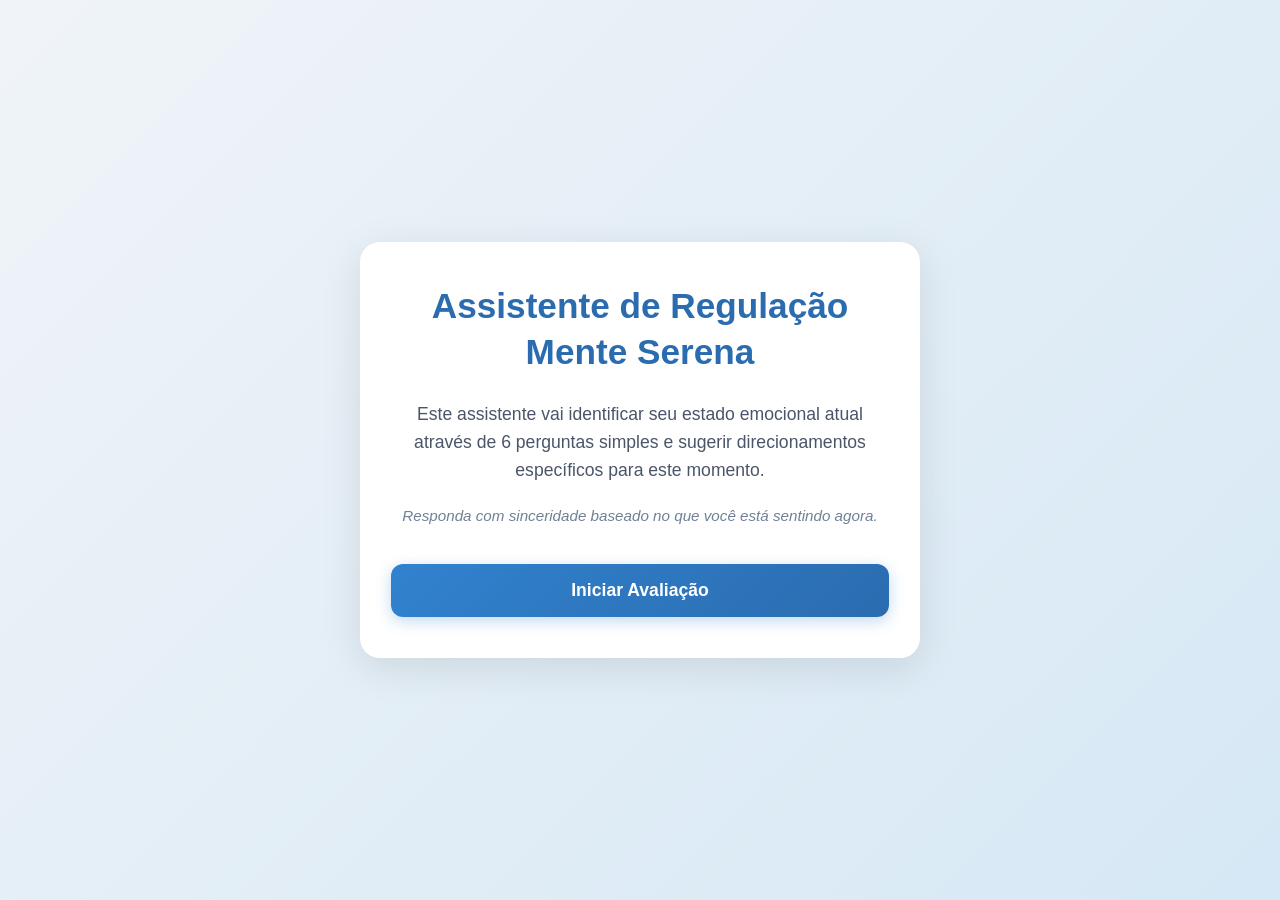
<file: assistente-mente-serena/index.html>
<!DOCTYPE html>
<html lang="pt-BR">
<head>
    <meta charset="UTF-8">
    <meta name="viewport" content="width=device-width, initial-scale=1.0">
    <title>Assistente de Regulação Mente Serena - Avaliação Emocional Gratuita</title>
    
    <!-- SEO Meta Tags -->
    <meta name="description" content="Identifique seu estado emocional atual através de 6 perguntas simples e receba direcionamentos personalizados para regulação da ansiedade. Ferramenta gratuita do Protocolo Mente Serena.">
    <meta name="keywords" content="ansiedade, regulação emocional, mente serena, bem-estar mental, avaliação emocional, protocolo ansiedade">
    <meta name="author" content="Mente Serena">
    <meta name="robots" content="index, follow">
    
    <!-- Open Graph / Facebook -->
    <meta property="og:type" content="website">
    <meta property="og:url" content="https://menteserena.online/assistente-mente-serena/">
    <meta property="og:title" content="Assistente de Regulação Mente Serena">
    <meta property="og:description" content="Identifique seu estado emocional e receba direcionamentos personalizados para regular a ansiedade">
    <meta property="og:site_name" content="Mente Serena">
    
    <!-- Twitter -->
    <meta property="twitter:card" content="summary_large_image">
    <meta property="twitter:url" content="https://menteserena.online/assistente-mente-serena/">
    <meta property="twitter:title" content="Assistente de Regulação Mente Serena">
    <meta property="twitter:description" content="Ferramenta gratuita para avaliar seu estado emocional atual">
    
    <!-- Favicon -->
    <link rel="icon" type="image/x-icon" href="../favicon.ico">
    <link rel="apple-touch-icon" sizes="180x180" href="../apple-touch-icon.png">
    
    <!-- Preload crítico -->
    <link rel="preload" href="style.css" as="style">
    <link rel="preload" href="script.js" as="script">
    
    <!-- Stylesheet -->
    <link rel="stylesheet" href="style.css">
    
    <!-- Structured Data -->
    <script type="application/ld+json">
    {
        "@context": "https://schema.org",
        "@type": "WebApplication",
        "name": "Assistente de Regulação Mente Serena",
        "description": "Ferramenta de avaliação emocional para identificar estados de ansiedade e receber direcionamentos personalizados",
        "url": "https://menteserena.online/assistente-mente-serena/",
        "applicationCategory": "HealthApplication",
        "operatingSystem": "Web Browser",
        "offers": {
            "@type": "Offer",
            "price": "0",
            "priceCurrency": "BRL"
        },
        "provider": {
            "@type": "Organization",
            "name": "Mente Serena",
            "url": "https://menteserena.online"
        }
    }
    </script>
</head>
<body>
    <div class="container">
        <!-- TELA 1: Introdução -->
        <div id="tela-inicial" class="tela ativa">
            <div class="card">
                <h1>Assistente de Regulação<br>Mente Serena</h1>
                <p class="texto-explicativo">
                    Este assistente vai identificar seu estado emocional atual através de 6 perguntas simples e sugerir direcionamentos específicos para este momento.
                </p>
                <p class="subtexto">
                    Responda com sinceridade baseado no que você está sentindo agora.
                </p>
                <button id="btn-iniciar" class="btn-principal">Iniciar Avaliação</button>
            </div>
        </div>

        <!-- TELA 2: Questionário -->
        <div id="tela-questionario" class="tela">
            <div class="card">
                <div class="progresso">
                    <div class="barra-progresso">
                        <div id="progresso-fill" class="progresso-fill"></div>
                    </div>
                    <span id="pergunta-contador">1 de 6</span>
                </div>

                <form id="formulario-avaliacao">
                    <!-- Pergunta 1 -->
                    <div class="pergunta" data-pergunta="1">
                        <h3>Estou sentindo sintomas físicos agora (aperto no peito, tensão, falta de ar).</h3>
                        <div class="escala">
                            <label class="opcao-escala">
                                <input type="radio" name="q1" value="0">
                                <span class="opcao-texto">0 - Nada</span>
                            </label>
                            <label class="opcao-escala">
                                <input type="radio" name="q1" value="1">
                                <span class="opcao-texto">1 - Pouco</span>
                            </label>
                            <label class="opcao-escala">
                                <input type="radio" name="q1" value="2">
                                <span class="opcao-texto">2 - Moderado</span>
                            </label>
                            <label class="opcao-escala">
                                <input type="radio" name="q1" value="3">
                                <span class="opcao-texto">3 - Intenso</span>
                            </label>
                        </div>
                    </div>

                    <!-- Pergunta 2 -->
                    <div class="pergunta" data-pergunta="2">
                        <h3>Minha mente está acelerada ou com pensamentos repetitivos.</h3>
                        <div class="escala">
                            <label class="opcao-escala">
                                <input type="radio" name="q2" value="0">
                                <span class="opcao-texto">0 - Nada</span>
                            </label>
                            <label class="opcao-escala">
                                <input type="radio" name="q2" value="1">
                                <span class="opcao-texto">1 - Pouco</span>
                            </label>
                            <label class="opcao-escala">
                                <input type="radio" name="q2" value="2">
                                <span class="opcao-texto">2 - Moderado</span>
                            </label>
                            <label class="opcao-escala">
                                <input type="radio" name="q2" value="3">
                                <span class="opcao-texto">3 - Intenso</span>
                            </label>
                        </div>
                    </div>

                    <!-- Pergunta 3 -->
                    <div class="pergunta" data-pergunta="3">
                        <h3>Estou evitando algo por medo de piorar.</h3>
                        <div class="escala">
                            <label class="opcao-escala">
                                <input type="radio" name="q3" value="0">
                                <span class="opcao-texto">0 - Nada</span>
                            </label>
                            <label class="opcao-escala">
                                <input type="radio" name="q3" value="1">
                                <span class="opcao-texto">1 - Pouco</span>
                            </label>
                            <label class="opcao-escala">
                                <input type="radio" name="q3" value="2">
                                <span class="opcao-texto">2 - Moderado</span>
                            </label>
                            <label class="opcao-escala">
                                <input type="radio" name="q3" value="3">
                                <span class="opcao-texto">3 - Intenso</span>
                            </label>
                        </div>
                    </div>

                    <!-- Pergunta 4 -->
                    <div class="pergunta" data-pergunta="4">
                        <h3>Sinto que algo ruim pode acontecer.</h3>
                        <div class="escala">
                            <label class="opcao-escala">
                                <input type="radio" name="q4" value="0">
                                <span class="opcao-texto">0 - Nada</span>
                            </label>
                            <label class="opcao-escala">
                                <input type="radio" name="q4" value="1">
                                <span class="opcao-texto">1 - Pouco</span>
                            </label>
                            <label class="opcao-escala">
                                <input type="radio" name="q4" value="2">
                                <span class="opcao-texto">2 - Moderado</span>
                            </label>
                            <label class="opcao-escala">
                                <input type="radio" name="q4" value="3">
                                <span class="opcao-texto">3 - Intenso</span>
                            </label>
                        </div>
                    </div>

                    <!-- Pergunta 5 -->
                    <div class="pergunta" data-pergunta="5">
                        <h3>Estou mentalmente sobrecarregado(a) ou confuso(a).</h3>
                        <div class="escala">
                            <label class="opcao-escala">
                                <input type="radio" name="q5" value="0">
                                <span class="opcao-texto">0 - Nada</span>
                            </label>
                            <label class="opcao-escala">
                                <input type="radio" name="q5" value="1">
                                <span class="opcao-texto">1 - Pouco</span>
                            </label>
                            <label class="opcao-escala">
                                <input type="radio" name="q5" value="2">
                                <span class="opcao-texto">2 - Moderado</span>
                            </label>
                            <label class="opcao-escala">
                                <input type="radio" name="q5" value="3">
                                <span class="opcao-texto">3 - Intenso</span>
                            </label>
                        </div>
                    </div>

                    <!-- Pergunta 6 -->
                    <div class="pergunta" data-pergunta="6">
                        <h3>O que mais incomoda agora?</h3>
                        <div class="escala especial">
                            <label class="opcao-escala">
                                <input type="radio" name="q6" value="corpo">
                                <span class="opcao-texto">Corpo</span>
                            </label>
                            <label class="opcao-escala">
                                <input type="radio" name="q6" value="mente">
                                <span class="opcao-texto">Pensamentos</span>
                            </label>
                            <label class="opcao-escala">
                                <input type="radio" name="q6" value="evitacao">
                                <span class="opcao-texto">Medo</span>
                            </label>
                            <label class="opcao-escala">
                                <input type="radio" name="q6" value="ameaca">
                                <span class="opcao-texto">Sensação de Perigo</span>
                            </label>
                            <label class="opcao-escala">
                                <input type="radio" name="q6" value="sobrecarga">
                                <span class="opcao-texto">Exaustão</span>
                            </label>
                            <label class="opcao-escala">
                                <input type="radio" name="q6" value="naose">
                                <span class="opcao-texto">Não sei</span>
                            </label>
                        </div>
                    </div>

                    <div class="botoes-navegacao">
                        <button type="button" id="btn-anterior" class="btn-secundario" disabled>Anterior</button>
                        <button type="button" id="btn-proximo" class="btn-principal" disabled>Próximo</button>
                        <button type="button" id="btn-finalizar" class="btn-principal" style="display: none;" disabled>Ver Resultado</button>
                    </div>
                </form>
            </div>
        </div>

        <!-- TELA 3: Resultado -->
        <div id="tela-resultado" class="tela">
            <div class="card resultado">
                <h2>Seu estado predominante agora é:</h2>
                <h1 id="estado-principal" class="estado-titulo"></h1>
                <p id="estado-descricao" class="estado-explicacao"></p>

                <div class="secao-direcionamento">
                    <h3>Direcionamento recomendado agora:</h3>
                    <div id="lista-materiais" class="lista-materiais"></div>
                </div>

                <div class="secao-audio">
                    <h3>Áudio sugerido:</h3>
                    <div id="lista-audios" class="lista-audios"></div>
                </div>

                <div class="cta-protocolo">
                    <p class="texto-protocolo">
                        Esses direcionamentos fazem parte do <strong>Protocolo Mente Serena</strong>.
                    </p>
                    <a href="https://menteserena.online/vencendo-a-ansiedade/" 
                       target="_blank" 
                       class="btn-comprar"
                       onclick="trackCTAClick()">
                        Quero acessar o Protocolo por R$ 29,90
                    </a>
                </div>

                <button id="btn-refazer" class="btn-secundario">Fazer Nova Avaliação</button>
            </div>
        </div>
    </div>

    <script src="script.js"></script>
</body>
</html>
</file>
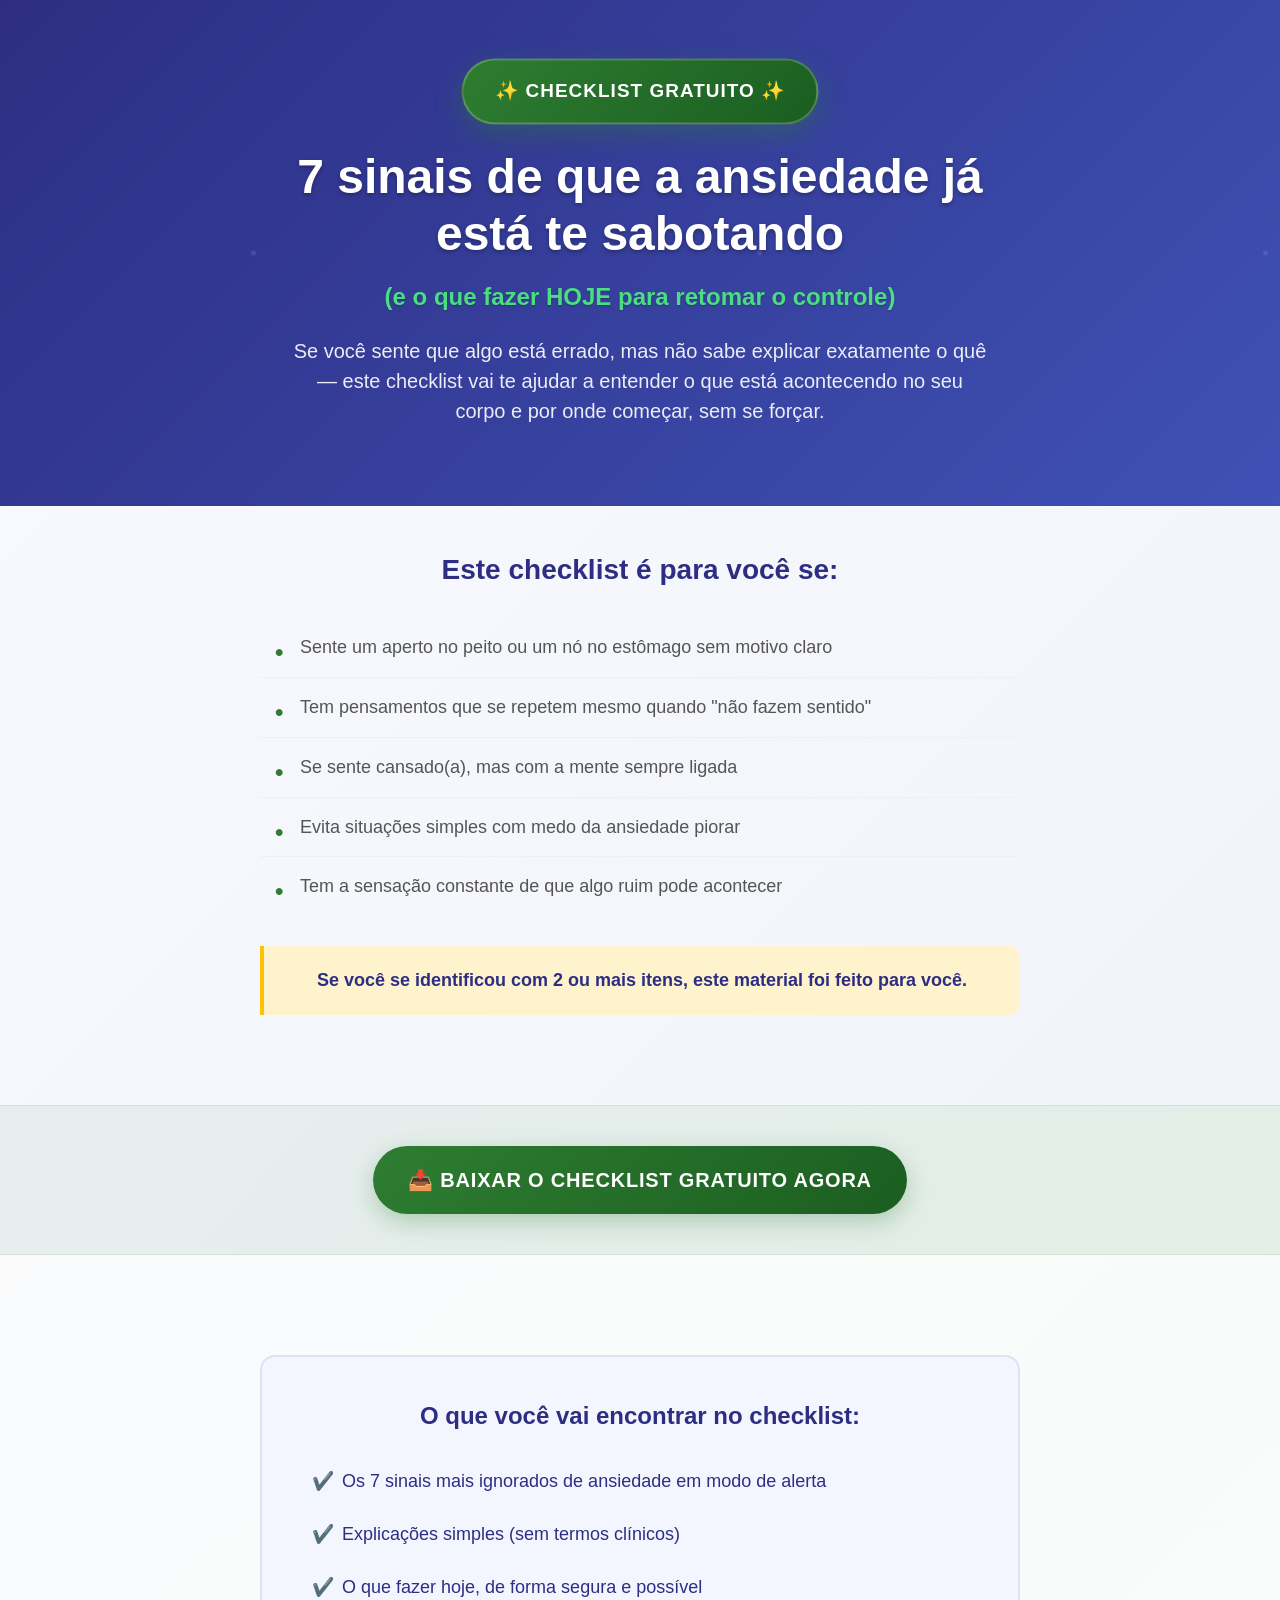
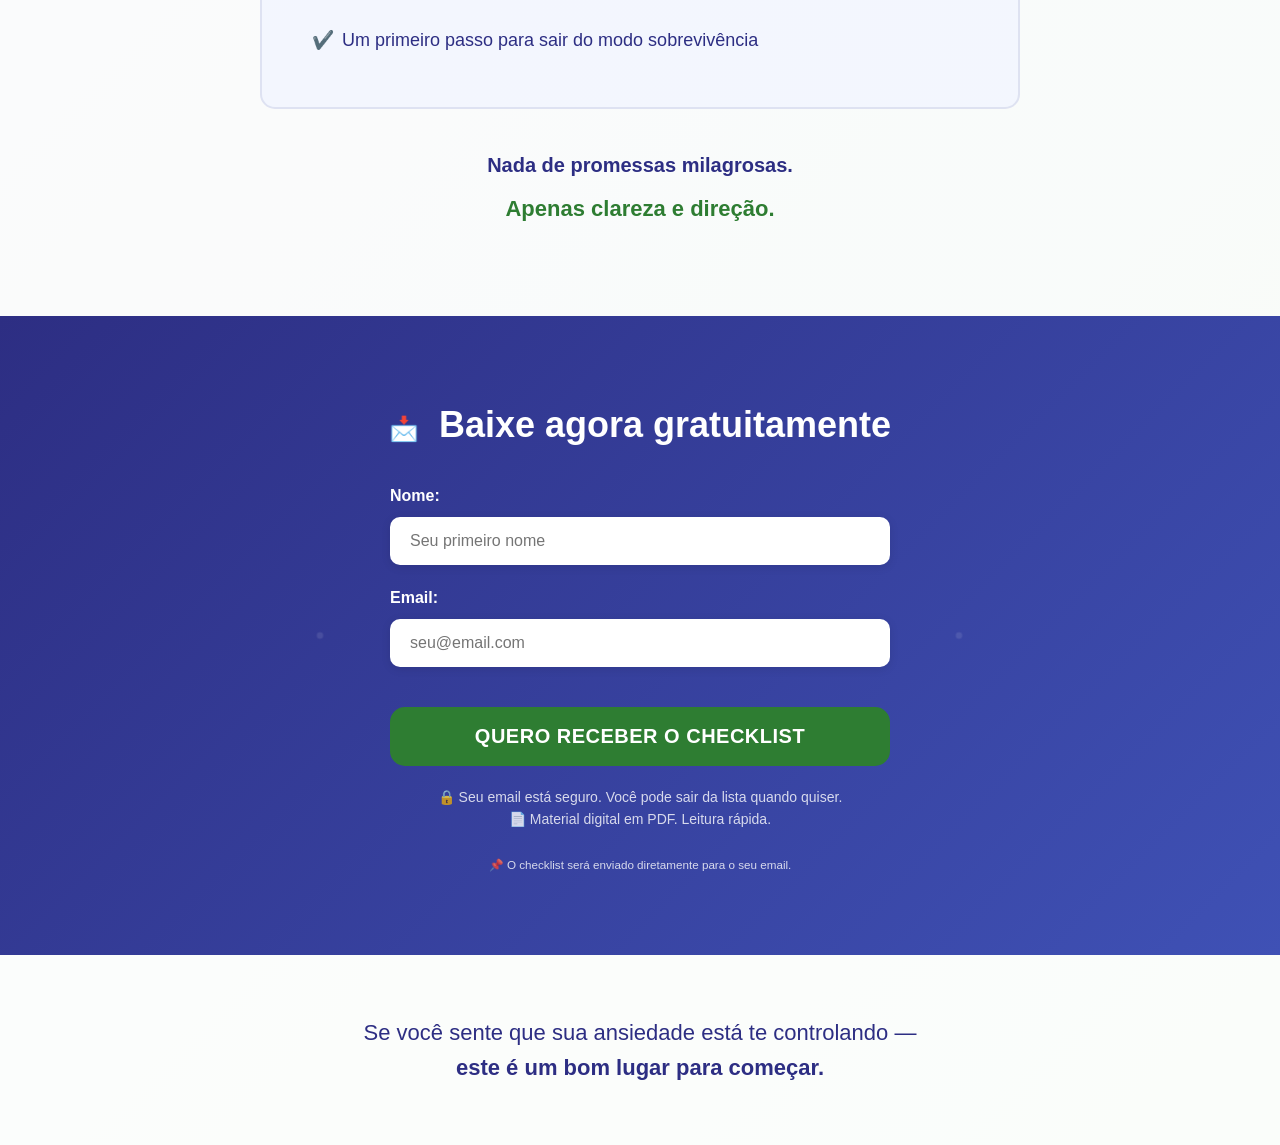
<file: checklist-gratuito.html>
<!doctype html>
<html lang="pt-br">
<head>
  <meta charset="utf-8" />
  <meta name="viewport" content="width=device-width, initial-scale=1" />
  <title>Checklist Gratuito: 7 Sinais de Ansiedade — Landing Page</title>
  <meta name="description" content="Descubra os 7 sinais de que sua ansiedade já está te sabotando e o que fazer hoje para retomar o controle." />
  <style>
    * {
      margin: 0;
      padding: 0;
      box-sizing: border-box;
    }

    body {
      font-family: -apple-system, BlinkMacSystemFont, 'Segoe UI', Roboto, Oxygen, Ubuntu, Cantarell, sans-serif;
      line-height: 1.6;
      color: #2d2e83;
      background: linear-gradient(135deg, #f5f3ff 0%, #e8f5e8 100%);
      min-height: 100vh;
    }

    .container {
      max-width: 100%;
      margin: 0;
      padding: 0;
    }

    .content-wrapper {
      max-width: 800px;
      margin: 0 auto;
      padding: 0 20px;
    }

    .header {
      text-align: center;
      padding: 60px 20px 40px;
      background: linear-gradient(135deg, #2d2e83 0%, #3f51b5 100%);
      margin-bottom: 0;
      position: relative;
    }

    .header::before {
      content: '';
      position: absolute;
      top: 0;
      left: 0;
      right: 0;
      bottom: 0;
      background: url('data:image/svg+xml,<svg xmlns="http://www.w3.org/2000/svg" viewBox="0 0 100 100"><defs><pattern id="grain" width="100" height="100" patternUnits="userSpaceOnUse"><circle cx="50" cy="50" r="0.5" fill="rgba(255,255,255,0.1)"/></pattern></defs><rect width="100" height="100" fill="url(%23grain)"/></svg>');
      pointer-events: none;
    }

    .header .content-wrapper {
      position: relative;
      z-index: 1;
    }

    .badge {
      background: linear-gradient(135deg, #2e7d32 0%, #1b5e20 100%);
      color: white;
      padding: 15px 30px;
      border-radius: 50px;
      font-size: 18px;
      font-weight: 700;
      text-transform: uppercase;
      letter-spacing: 1px;
      display: inline-block;
      margin-bottom: 25px;
      box-shadow: 0 8px 25px rgba(46, 125, 50, 0.4);
      transform: scale(1.05);
      animation: pulse 2s infinite;
      border: 2px solid rgba(255, 255, 255, 0.2);
    }

    @keyframes pulse {
      0% { transform: scale(1.05); box-shadow: 0 8px 25px rgba(46, 125, 50, 0.4); }
      50% { transform: scale(1.1); box-shadow: 0 12px 35px rgba(46, 125, 50, 0.6); }
      100% { transform: scale(1.05); box-shadow: 0 8px 25px rgba(46, 125, 50, 0.4); }
    }

    .main-title {
      font-size: 48px;
      font-weight: 700;
      color: white;
      margin-bottom: 15px;
      line-height: 1.2;
      text-shadow: 0 2px 4px rgba(0, 0, 0, 0.3);
    }

    .subtitle {
      font-size: 24px;
      font-weight: 600;
      color: #4ade80;
      margin-bottom: 20px;
      text-shadow: 0 1px 2px rgba(0, 0, 0, 0.2);
    }

    .description {
      font-size: 20px;
      color: rgba(255, 255, 255, 0.9);
      max-width: 700px;
      margin: 0 auto 40px;
      line-height: 1.5;
    }

    .section {
      padding: 60px 20px;
      margin-bottom: 0;
    }

    .section.para-quem {
      background: linear-gradient(135deg, #f8f9ff 0%, #f0f4f8 100%);
      padding: 40px 20px 60px;
      border-top: 2px solid rgba(255, 255, 255, 0.3);
    }

    .section:not(.para-quem):nth-child(even) {
      background: rgba(255, 255, 255, 0.7);
    }

    .section:not(.para-quem):nth-child(odd) {
      background: rgba(248, 249, 255, 0.5);
    }

    .section-title {
      font-size: 28px;
      font-weight: 600;
      color: #2d2e83;
      margin-bottom: 25px;
      text-align: center;
    }

    .checklist {
      list-style: none;
      margin-bottom: 30px;
    }

    .checklist li {
      padding: 15px 0;
      border-bottom: 1px solid #f0f0f0;
      font-size: 18px;
      color: #555;
      position: relative;
      padding-left: 40px;
    }

    .checklist li:before {
      content: "•";
      color: #2e7d32;
      font-weight: bold;
      font-size: 24px;
      position: absolute;
      left: 15px;
    }

    .checklist li:last-child {
      border-bottom: none;
    }

    .benefits {
      background: rgba(242, 245, 255, 0.8);
      border-radius: 15px;
      padding: 40px;
      margin: 40px 0;
      border: 2px solid rgba(45, 46, 131, 0.1);
    }

    .benefits h3 {
      font-size: 24px;
      color: #2d2e83;
      margin-bottom: 20px;
      text-align: center;
    }

    .benefits-list {
      list-style: none;
    }

    .benefits-list li {
      padding: 12px 0;
      font-size: 18px;
      color: #2d2e83;
      position: relative;
      padding-left: 40px;
    }

    .benefits-list li:before {
      content: "✔️";
      position: absolute;
      left: 10px;
    }

    .form-section {
      background: linear-gradient(135deg, #2d2e83 0%, #3f51b5 100%);
      color: white;
      text-align: center;
      padding: 80px 40px;
      margin: 0;
      position: relative;
    }

    .form-section::before {
      content: '';
      position: absolute;
      top: 0;
      left: 0;
      right: 0;
      bottom: 0;
      background: url('data:image/svg+xml,<svg xmlns="http://www.w3.org/2000/svg" viewBox="0 0 100 100"><defs><pattern id="grain" width="100" height="100" patternUnits="userSpaceOnUse"><circle cx="50" cy="50" r="0.5" fill="rgba(255,255,255,0.1)"/></pattern></defs><rect width="100" height="100" fill="url(%23grain)"/></svg>');
      pointer-events: none;
    }

    .form-title {
      font-size: 36px;
      font-weight: 700;
      margin-bottom: 30px;
      position: relative;
      z-index: 1;
    }

    .form {
      max-width: 500px;
      margin: 0 auto;
      position: relative;
      z-index: 1;
    }

    .form-group {
      margin-bottom: 20px;
      text-align: left;
    }

    .form-label {
      display: block;
      font-size: 16px;
      font-weight: 600;
      margin-bottom: 8px;
      color: white;
    }

    .form-input {
      width: 100%;
      padding: 15px 20px;
      font-size: 16px;
      border: none;
      border-radius: 10px;
      background: white;
      color: #333;
      box-shadow: 0 2px 10px rgba(0, 0, 0, 0.1);
    }

    .form-input:focus {
      outline: none;
      box-shadow: 0 0 0 3px rgba(255, 255, 255, 0.3);
    }

    .submit-btn {
      background: #2e7d32;
      color: white;
      padding: 18px 40px;
      font-size: 20px;
      font-weight: 700;
      border: none;
      border-radius: 15px;
      cursor: pointer;
      text-transform: uppercase;
      letter-spacing: 0.5px;
      transition: all 0.3s ease;
      margin-top: 20px;
      width: 100%;
    }

    .submit-btn:hover {
      background: #1b5e20;
      transform: translateY(-2px);
      box-shadow: 0 10px 25px rgba(46, 125, 50, 0.4);
    }

    .privacy-note {
      font-size: 14px;
      color: rgba(255, 255, 255, 0.8);
      margin-top: 20px;
      text-align: center;
    }

    .final-message {
      text-align: center;
      padding: 60px 20px;
      font-size: 22px;
      color: #2d2e83;
      font-weight: 500;
      background: rgba(255, 255, 255, 0.8);
      margin-top: 0;
    }

    .emphasis {
      background: #fff3cd;
      border-left: 4px solid #ffc107;
      padding: 20px;
      margin: 30px 0;
      border-radius: 0 10px 10px 0;
      font-size: 18px;
      font-weight: 500;
      text-align: center;
    }

    .icon {
      font-size: 24px;
      margin-right: 10px;
    }

    .cta-between {
      text-align: center;
      padding: 40px 20px;
      background: rgba(46, 125, 50, 0.05);
      border-top: 1px solid rgba(46, 125, 50, 0.1);
      border-bottom: 1px solid rgba(46, 125, 50, 0.1);
    }

    .cta-btn {
      background: linear-gradient(135deg, #2e7d32 0%, #1b5e20 100%);
      color: white;
      padding: 18px 35px;
      font-size: 20px;
      font-weight: 700;
      border: none;
      border-radius: 50px;
      cursor: pointer;
      text-transform: uppercase;
      letter-spacing: 0.8px;
      transition: all 0.3s ease;
      text-decoration: none;
      display: inline-block;
      box-shadow: 0 8px 25px rgba(46, 125, 50, 0.3);
      animation: pulse-green 3s infinite;
    }

    .cta-btn:hover {
      background: linear-gradient(135deg, #1b5e20 0%, #0d4412 100%);
      transform: translateY(-3px);
      box-shadow: 0 12px 35px rgba(46, 125, 50, 0.5);
    }

    @keyframes pulse-green {
      0% { box-shadow: 0 8px 25px rgba(46, 125, 50, 0.3); }
      50% { box-shadow: 0 12px 35px rgba(46, 125, 50, 0.5); }
      100% { box-shadow: 0 8px 25px rgba(46, 125, 50, 0.3); }
    }

    /* Responsividade */
    @media screen and (max-width: 768px) {
      .main-title {
        font-size: 36px;
      }

      .subtitle {
        font-size: 20px;
      }

      .description {
        font-size: 18px;
      }

      .header {
        padding: 50px 20px 30px;
      }

      .section {
        padding: 50px 20px;
      }

      .section.para-quem {
        padding: 30px 20px 50px;
      }

      .form-section {
        padding: 60px 20px;
      }

      .content-wrapper {
        padding: 0 15px;
      }

      .badge {
        font-size: 16px;
        padding: 12px 25px;
      }

      .cta-between {
        padding: 30px 20px;
      }

      .cta-btn {
        font-size: 18px;
        padding: 16px 30px;
      }
    }

    @media screen and (max-width: 480px) {
      .main-title {
        font-size: 28px;
      }

      .subtitle {
        font-size: 18px;
      }

      .description {
        font-size: 16px;
      }

      .header {
        padding: 40px 20px 25px;
      }

      .checklist li, .benefits-list li {
        font-size: 16px;
      }

      .form-title {
        font-size: 28px;
      }

      .section {
        padding: 40px 15px;
      }

      .section.para-quem {
        padding: 25px 15px 40px;
      }

      .form-section {
        padding: 50px 15px;
      }

      .badge {
        font-size: 14px;
        padding: 10px 20px;
      }

      .cta-btn {
        font-size: 16px;
        padding: 14px 25px;
      }
    }
  </style>

  <!-- Google tag (gtag.js) -->
  <script async src="https://www.googletagmanager.com/gtag/js?id=G-EDFZ0RR1NG"></script>
  <script>
    window.dataLayer = window.dataLayer || [];
    function gtag(){dataLayer.push(arguments);}
    gtag('js', new Date());
    gtag('config', 'G-EDFZ0RR1NG');
  </script>
</head>
<body>
  <div class="container">
    <!-- HEADER -->
    <div class="header">
      <div class="content-wrapper">
        <div class="badge">✨ Checklist gratuito ✨</div>
        <h1 class="main-title">7 sinais de que a ansiedade já está te sabotando</h1>
        <div class="subtitle">(e o que fazer HOJE para retomar o controle)</div>
        <p class="description">
          Se você sente que algo está errado, mas não sabe explicar exatamente o quê —
          este checklist vai te ajudar a entender o que está acontecendo no seu corpo e por onde começar, sem se forçar.
        </p>
      </div>
    </div>

    <!-- PARA QUEM É -->
    <div class="section para-quem">
      <div class="content-wrapper">
        <h2 class="section-title">Este checklist é para você se:</h2>
        <ul class="checklist">
          <li>Sente um aperto no peito ou um nó no estômago sem motivo claro</li>
          <li>Tem pensamentos que se repetem mesmo quando "não fazem sentido"</li>
          <li>Se sente cansado(a), mas com a mente sempre ligada</li>
          <li>Evita situações simples com medo da ansiedade piorar</li>
          <li>Tem a sensação constante de que algo ruim pode acontecer</li>
        </ul>
        
        <div class="emphasis">
          <strong>Se você se identificou com 2 ou mais itens, este material foi feito para você.</strong>
        </div>
      </div>
    </div>

    <!-- CTA BUTTON -->
    <div class="cta-between">
      <div class="content-wrapper">
        <a href="#checklist-form" 
           onclick="document.getElementById('checklist-form').scrollIntoView({behavior: 'smooth'}); return false;"
           class="cta-btn"
           data-cta-id="cta_meio"
           data-cta-section="meio_pagina">
          📥 BAIXAR O CHECKLIST GRATUITO AGORA
        </a>
      </div>
    </div>

    <!-- O QUE VAI ENCONTRAR -->
    <div class="section">
      <div class="content-wrapper">
        <div class="benefits">
          <h3>O que você vai encontrar no checklist:</h3>
          <ul class="benefits-list">
            <li>Os 7 sinais mais ignorados de ansiedade em modo de alerta</li>
            <li>Explicações simples (sem termos clínicos)</li>
            <li>O que fazer hoje, de forma segura e possível</li>
            <li>Um primeiro passo para sair do modo sobrevivência</li>
          </ul>
        </div>

        <div style="text-align: center; margin: 30px 0;">
          <p style="font-size: 20px; color: #2d2e83; margin-bottom: 10px;"><strong>Nada de promessas milagrosas.</strong></p>
          <p style="font-size: 22px; color: #2e7d32; font-weight: 600;"><strong>Apenas clareza e direção.</strong></p>
        </div>
      </div>
    </div>

    <!-- FORMULÁRIO -->
    <div class="form-section">
      <div class="content-wrapper">
        <div class="form-title">
          <span class="icon">📩</span>
          Baixe agora gratuitamente
        </div>
        
        <form class="form" action="#" method="POST" id="checklist-form">
          <div class="form-group">
            <label class="form-label" for="nome">Nome:</label>
            <input type="text" class="form-input" id="nome" name="nome" required placeholder="Seu primeiro nome">
          </div>
          
          <div class="form-group">
            <label class="form-label" for="email">Email:</label>
            <input type="email" class="form-input" id="email" name="email" required placeholder="seu@email.com">
          </div>

          <button type="submit" class="submit-btn">
            QUERO RECEBER O CHECKLIST
          </button>
        </form>

        <div class="privacy-note">
          🔒 Seu email está seguro. Você pode sair da lista quando quiser.<br>
          📄 Material digital em PDF. Leitura rápida.<br><br>
          <small>📌 O checklist será enviado diretamente para o seu email.</small>
        </div>
      </div>
    </div>

    <!-- MENSAGEM FINAL -->
    <div class="final-message">
      <div class="content-wrapper">
        Se você sente que sua ansiedade está te controlando —<br>
        <strong>este é um bom lugar para começar.</strong>
      </div>
    </div>
  </div>

  <script>
    // Configuração Google Apps Script - ÚNICO MÉTODO DE INTEGRAÇÃO
    const GOOGLE_SCRIPT_URL = 'https://script.google.com/macros/s/AKfycbzAfAK4mvEwK_65vfpTGLYzIAGMgyvkmBzVQ6ZSv50MszGLY9iKCMO4Fe2kyS7EVNqXcg/exec';

    document.getElementById('checklist-form').addEventListener('submit', function(e) {
      e.preventDefault();
      
      const nome = document.getElementById('nome').value;
      const email = document.getElementById('email').value;
      const submitBtn = document.querySelector('.submit-btn');
      
      if (!nome || !email) {
        alert('Por favor, preencha todos os campos!');
        return;
      }
      
      // Mostra loading
      submitBtn.innerHTML = 'ENVIANDO...';
      submitBtn.disabled = true;
      
      // Enviar APENAS para Google Apps Script
      sendToGoogleAppsScript(nome, email, submitBtn);
    });

    // Função principal - Enviar para Google Apps Script
    function sendToGoogleAppsScript(nome, email, submitBtn) {
      console.log('🚀 Iniciando envio para Google Apps Script:', nome, email);
      console.log('🔗 URL:', GOOGLE_SCRIPT_URL);
      
      // Validação básica
      if (!nome.trim() || !email.trim()) {
        console.error('❌ Dados inválidos:', { nome, email });
        showError(submitBtn, 'Dados obrigatórios ausentes');
        return;
      }
      
      // Criar objeto URLSearchParams
      const params = new URLSearchParams();
      params.append('nome', nome.trim());
      params.append('email', email.trim());
      params.append('timestamp', new Date().toISOString());
      params.append('source', 'checklist-ansiedade-LP');
      
      console.log('📊 Parâmetros enviados:', params.toString());
      console.log('📊 Iniciando requisição...');
      
      // Envio com timeout personalizado
      const controller = new AbortController();
      const timeoutId = setTimeout(() => {
        controller.abort();
        console.error('⏰ Timeout na requisição');
        showError(submitBtn, 'Timeout - tente novamente');
      }, 15000); // 15 segundos de timeout
      
      fetch(GOOGLE_SCRIPT_URL, {
        method: 'POST',
        headers: {
          'Content-Type': 'application/x-www-form-urlencoded',
        },
        body: params,
        mode: 'cors',
        signal: controller.signal
      })
      .then(response => {
        clearTimeout(timeoutId);
        console.log('📊 Response recebida:');
        console.log('📊 Status:', response.status, response.statusText);
        console.log('📊 Headers:', [...response.headers.entries()]);
        
        if (!response.ok) {
          throw new Error(`HTTP ${response.status}: ${response.statusText}`);
        }
        
        return response.text();
      })
      .then(text => {
        console.log('📊 Response body (raw):', text);
        
        try {
          const data = JSON.parse(text);
          console.log('📊 Response JSON:', data);
          
          if (data.result === 'success') {
            console.log('✅ SUCESSO TOTAL! Lead salvo e email enviado');
            showSuccess(nome, submitBtn);
            trackConversion();
          } else {
            console.error('❌ Falha no processamento:', data.message);
            showError(submitBtn, data.message || 'Erro no servidor');
          }
        } catch (parseError) {
          console.error('❌ Erro ao parsear JSON:', parseError);
          console.error('❌ Conteúdo recebido:', text);
          
          // Se não é JSON mas contém indicadores de sucesso
          if (text && (text.includes('success') || text.includes('salvo'))) {
            console.log('⚠️ Resposta não-JSON mas parece sucesso');
            showSuccess(nome, submitBtn);
            trackConversion();
          } else {
            showError(submitBtn, 'Erro ao processar resposta');
          }
        }
      })
      .catch(error => {
        clearTimeout(timeoutId);
        console.error('❌ ERRO CRÍTICO:', error);
        console.error('❌ Stack trace:', error.stack);
        
        let errorMessage = 'Erro de conexão';
        if (error.name === 'AbortError') {
          errorMessage = 'Timeout - tente novamente';
        } else if (error.message.includes('network') || error.message.includes('fetch')) {
          errorMessage = 'Erro de rede - verifique sua conexão';
        }
        
        showError(submitBtn, errorMessage);
      });
    }

    function showSuccess(nome, submitBtn) {
      console.log('✅ SUCESSO TOTAL! Mostrando mensagem de sucesso...');
      
      submitBtn.innerHTML = '✅ ENVIADO COM SUCESSO!';
      submitBtn.style.background = '#2e7d32';
      submitBtn.style.transform = 'scale(1.05)';
      
      // Adiciona animação de sucesso
      submitBtn.style.animation = 'pulse 0.6s ease-in-out';
      
      // Mensagem adicional para o usuário
      const form = document.getElementById('checklist-form');
      const successMsg = document.createElement('div');
      successMsg.style.cssText = `
        background: #e8f5e9;
        border: 2px solid #2e7d32;
        color: #1b5e20;
        padding: 15px;
        border-radius: 10px;
        margin-top: 15px;
        text-align: center;
        font-weight: bold;
      `;
      successMsg.innerHTML = `
        🎉 Perfeito, ${nome}!<br>
        <small>📧 Checklist enviado para seu email!</small><br>
        <small>Redirecionando para download em <span id="countdown">3</span>s...</small>
      `;
      
      form.appendChild(successMsg);
      
      // Countdown
      let count = 3;
      const countdownEl = document.getElementById('countdown');
      const countdownInterval = setInterval(() => {
        count--;
        if (countdownEl) countdownEl.textContent = count;
        if (count <= 0) {
          clearInterval(countdownInterval);
          // Redireciona para página de obrigado com download automático
          window.location.href = 'obrigado.html?nome=' + encodeURIComponent(nome);
        }
      }, 1000);
    }

    function showError(submitBtn, message = '') {
      submitBtn.innerHTML = '❌ ERRO - TENTE NOVAMENTE';
      submitBtn.style.background = '#d32f2f';
      
      console.error('🚨 Erro no envio:', message);
      
      // Mostra mensagem de erro mais detalhada
      const form = document.getElementById('checklist-form');
      const errorMsg = document.createElement('div');
      errorMsg.style.cssText = `
        background: #ffebee;
        border: 2px solid #d32f2f;
        color: #c62828;
        padding: 15px;
        border-radius: 10px;
        margin-top: 15px;
        text-align: center;
        font-weight: bold;
      `;
      errorMsg.innerHTML = `
        ❌ Ops! Algo deu errado.<br>
        <small>${message || 'Tente novamente em alguns segundos'}</small>
      `;
      
      form.appendChild(errorMsg);
      
      setTimeout(() => {
        submitBtn.innerHTML = 'QUERO RECEBER O CHECKLIST';
        submitBtn.disabled = false;
        submitBtn.style.background = '';
        submitBtn.style.transform = '';
        
        // Remove mensagem de erro
        if (errorMsg.parentNode) {
          errorMsg.parentNode.removeChild(errorMsg);
        }
      }, 4000);
    }

    function trackConversion() {
      // Google Analytics
      if (typeof gtag !== 'undefined') {
        gtag('event', 'form_submit', {
          event_category: 'lead_generation',
          event_label: 'checklist_gratuito',
          value: 1
        });
      }
      
      console.log('📊 Conversão registrada');
    }
  </script>
</body>
</html>
</file>
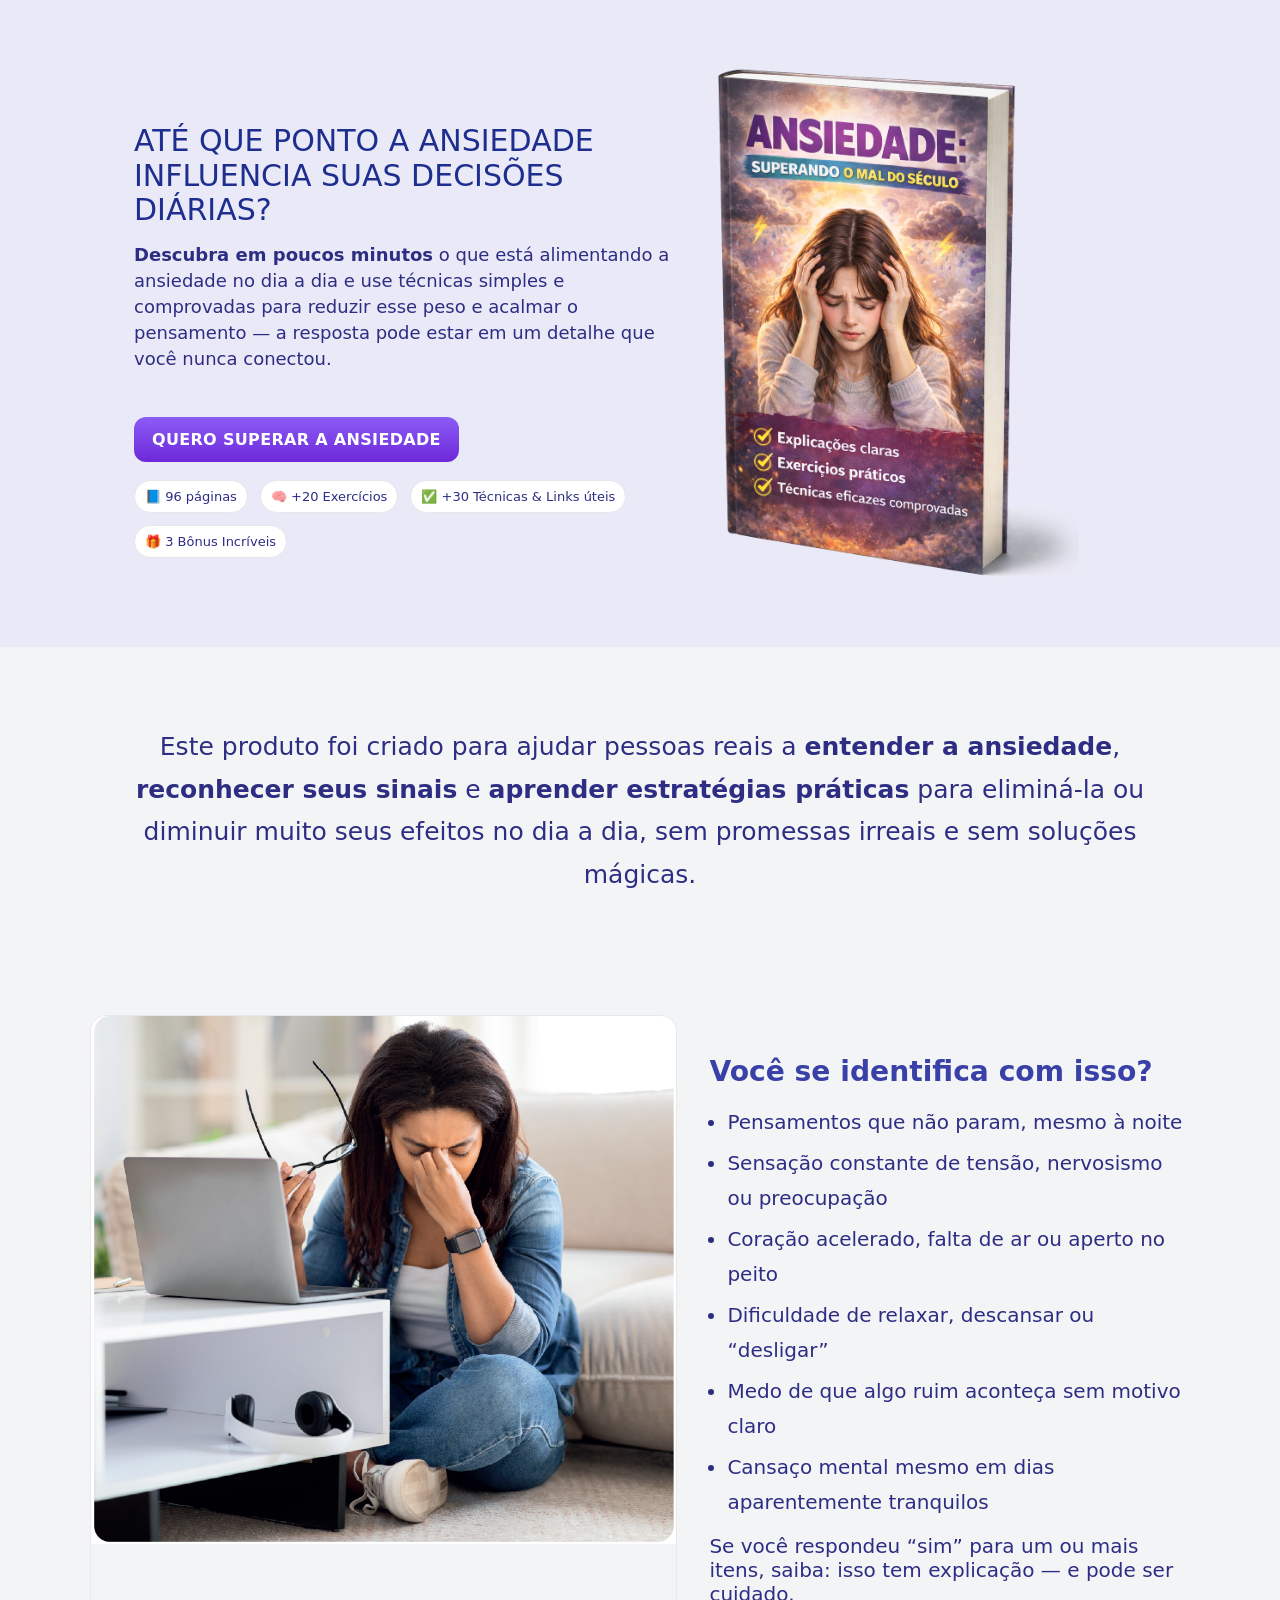
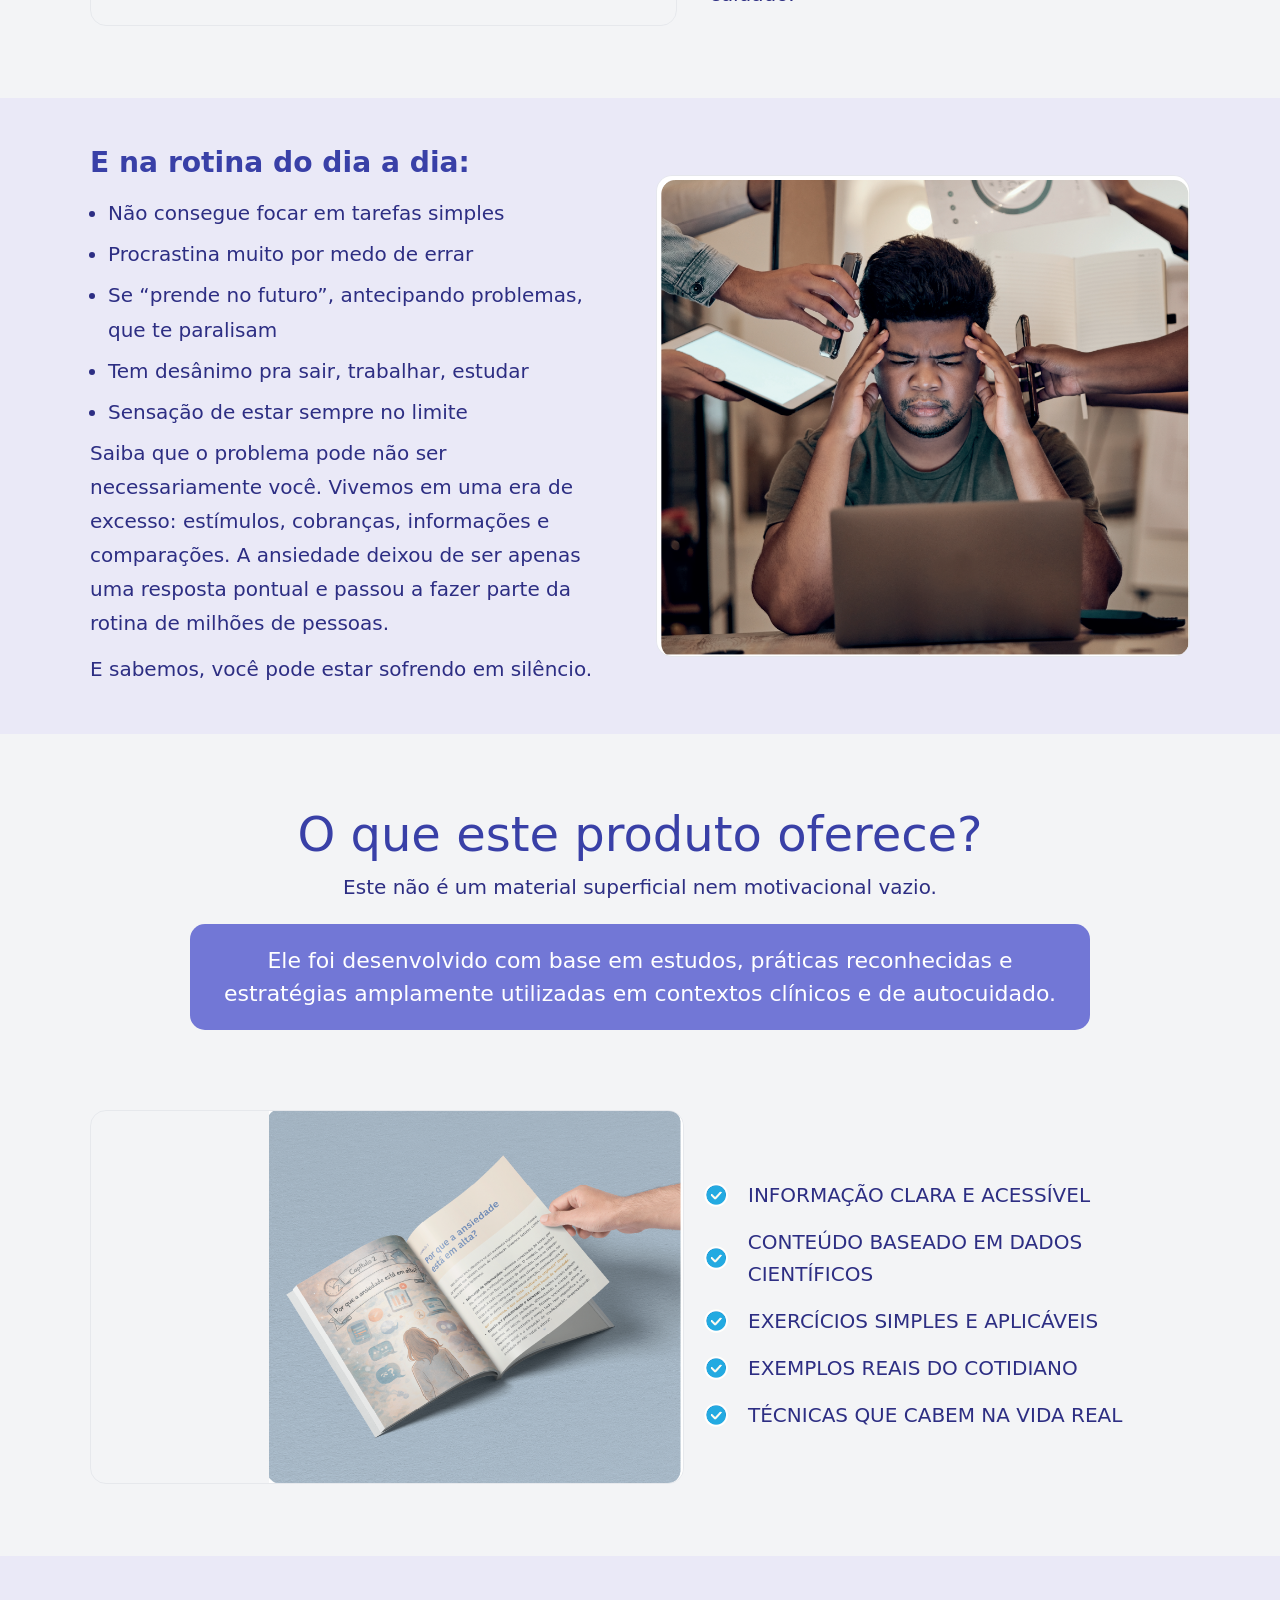
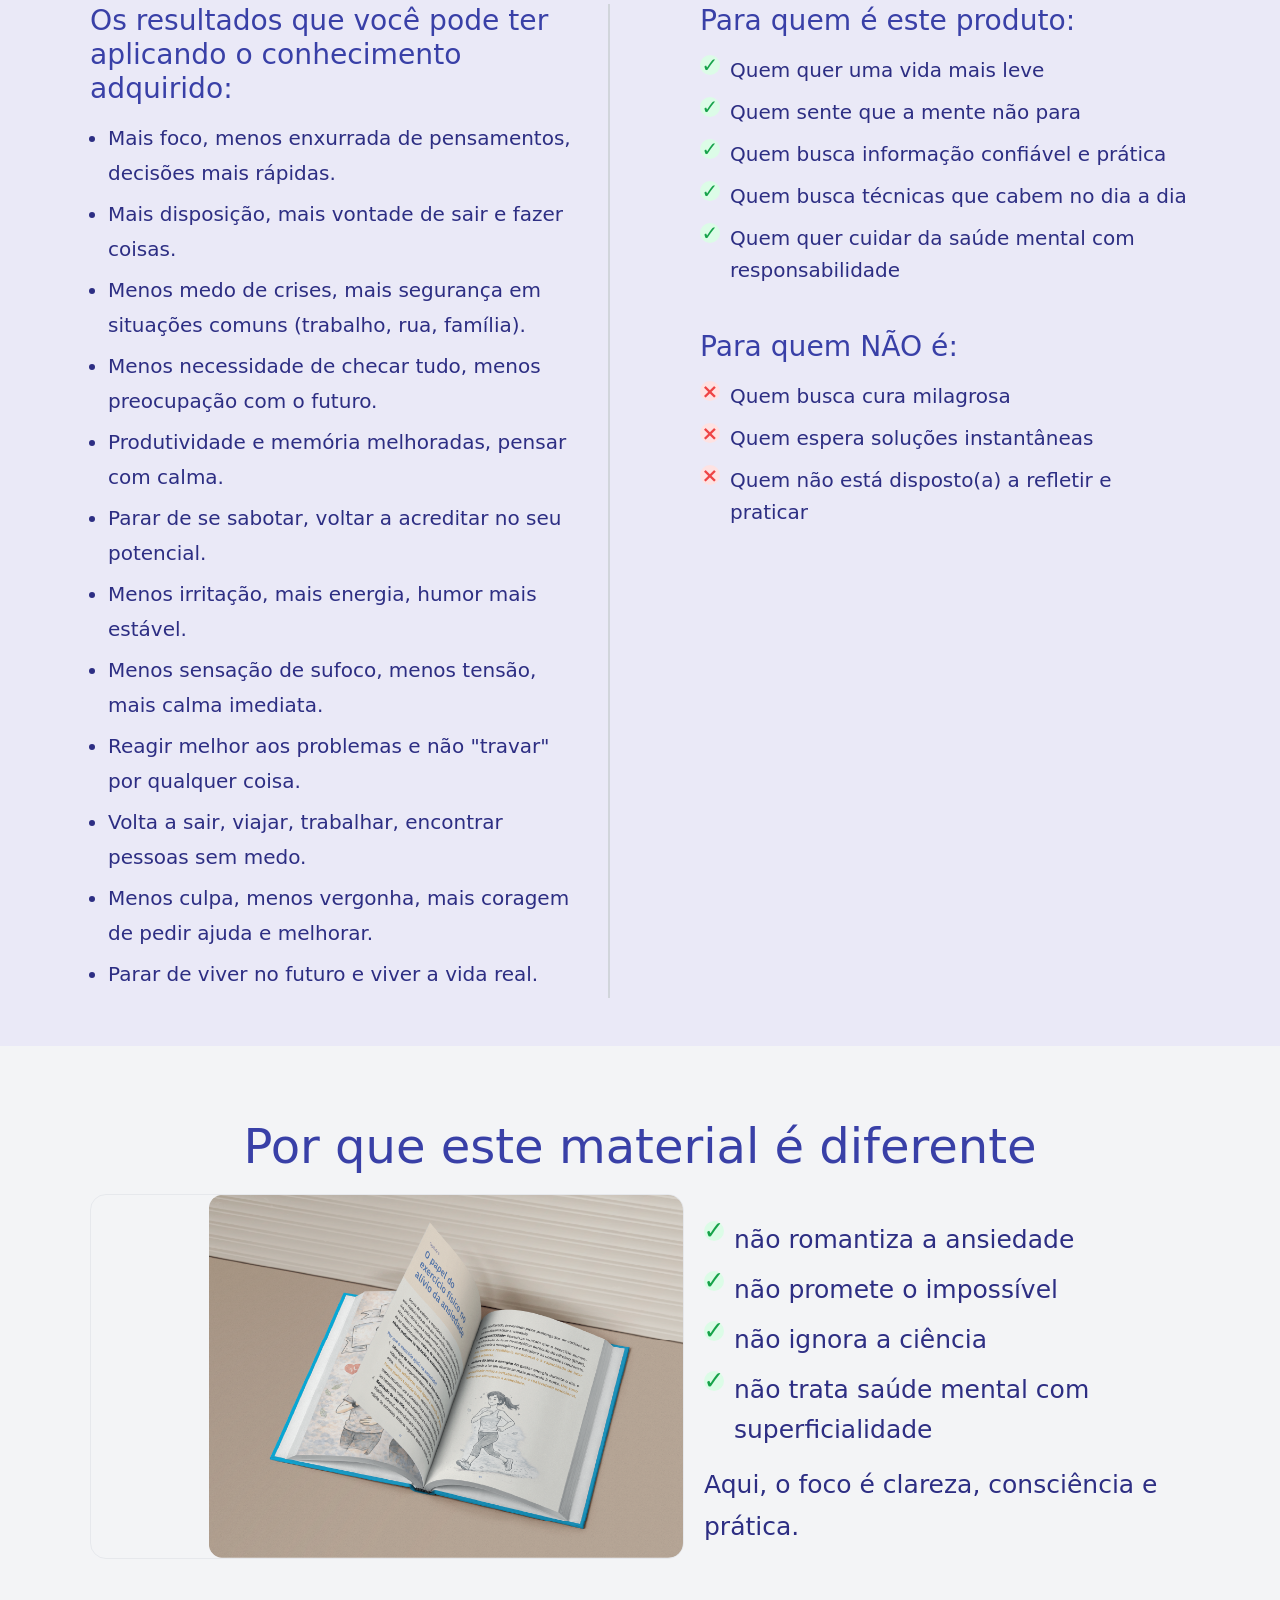
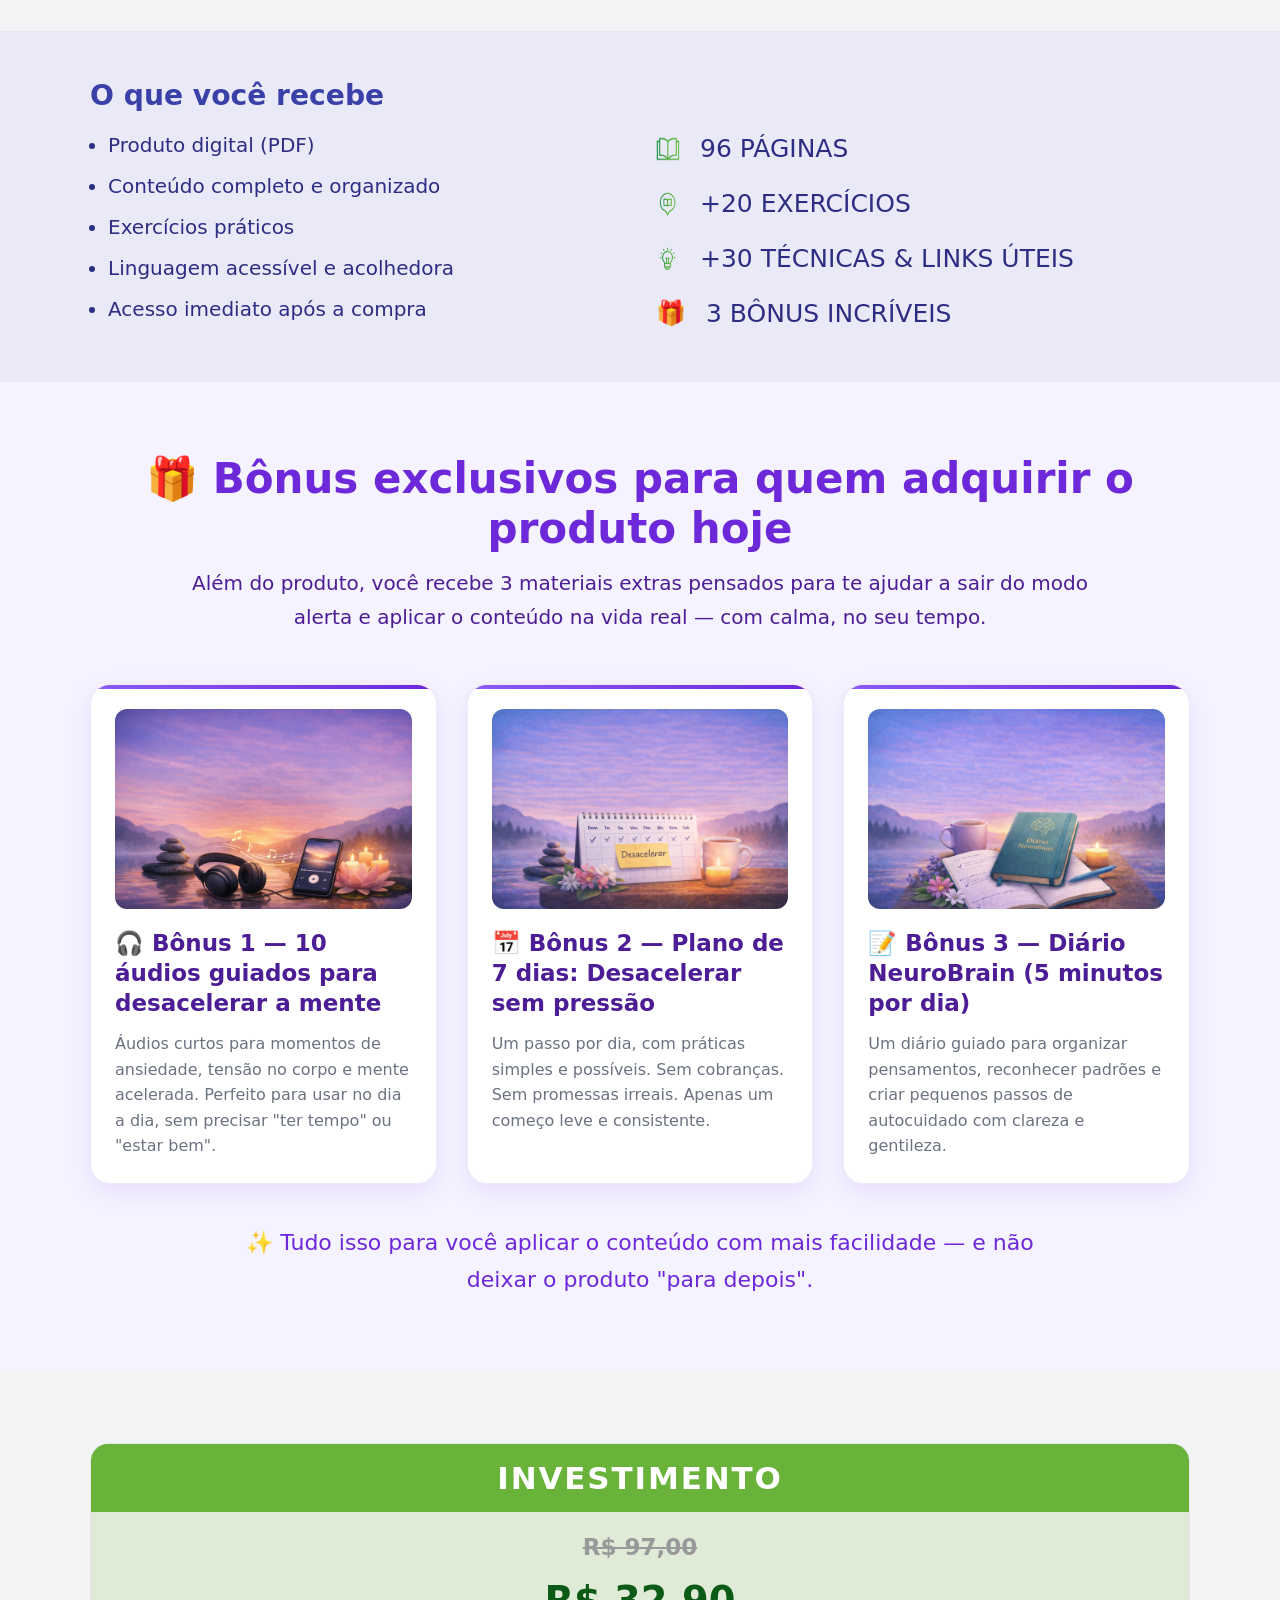
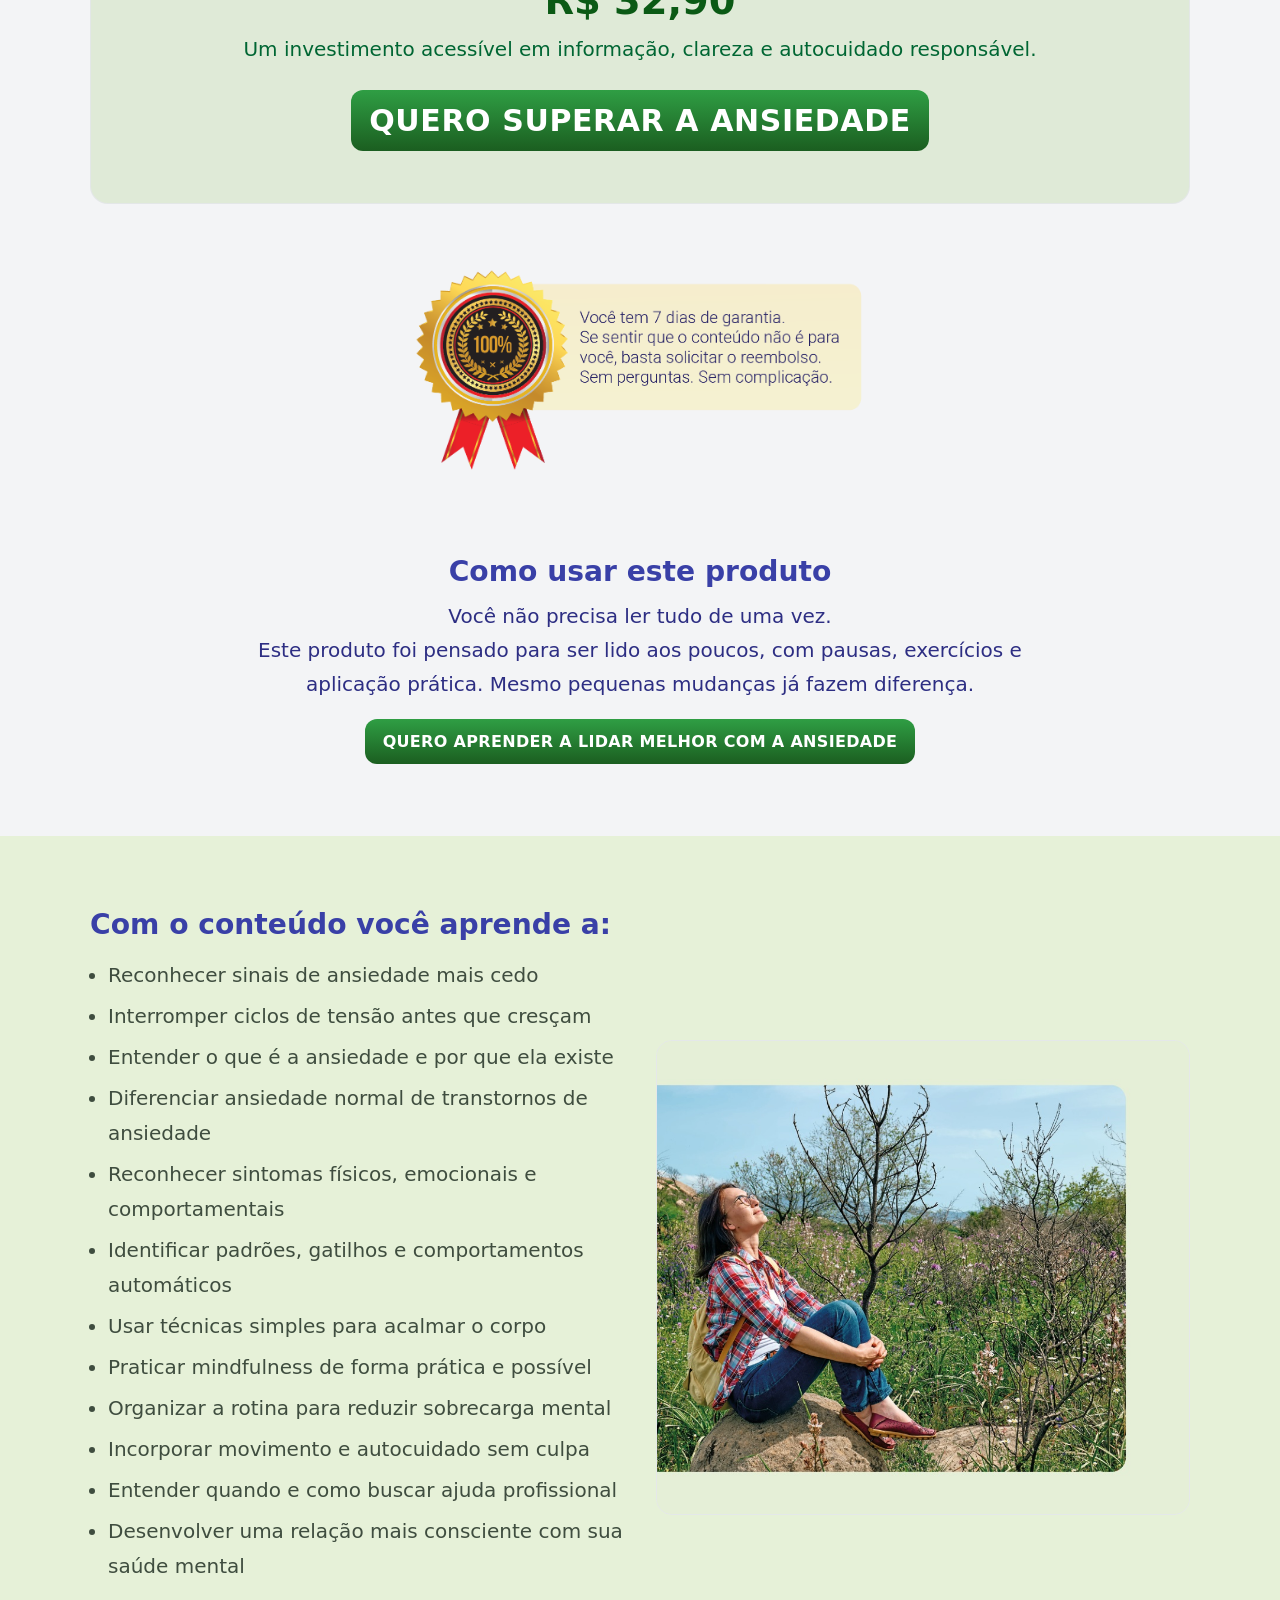
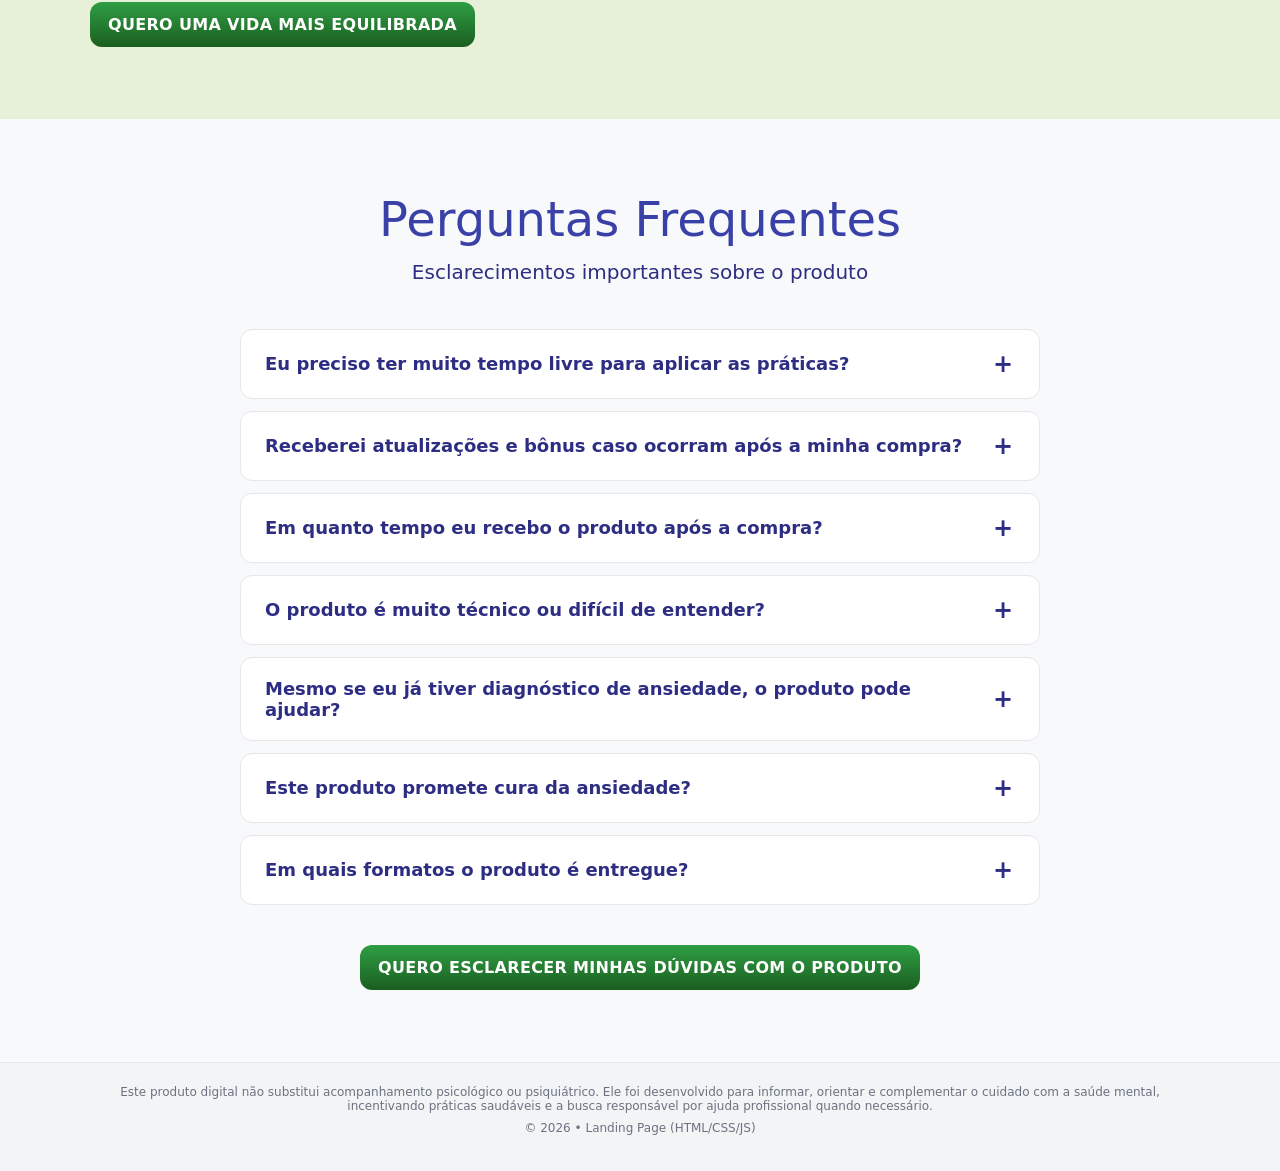
<file: index_v1.html>
<!doctype html>
<html lang="pt-br">
<head>
  <meta charset="utf-8" />
  <meta name="viewport" content="width=device-width, initial-scale=1" />
  <title>Produto Ansiedade — Landing Page</title>
  <meta name="description" content="Supere a ansiedade com informações confiáveis, exercícios simples e técnicas que cabem na vida real." />
  <link rel="preload" href="css/style.css" as="style" />
  <link rel="stylesheet" href="css/style.css" />

<!-- Google tag (gtag.js) -->
<script async src="https://www.googletagmanager.com/gtag/js?id=G-EDFZ0RR1NG"></script>
<script>
  window.dataLayer = window.dataLayer || [];
  function gtag(){dataLayer.push(arguments);}
  gtag('js', new Date());

  gtag('config', 'G-EDFZ0RR1NG');
</script>

</head>
<body style="margin: 0; padding: 0;">
  <!-- HERO -->
  <header class="hero" style="margin: 0; padding: 0;">
    <section class="section" style="background:#eae9f7; margin: 0; padding-top: 0;padding-bottom: 0px;">
    <div class="container">
      <div class="hero-inner">
        <div class="grid two">
          <div>
              
              <h1 class="h1" style="font-size: 30px; margin: 80px 0 14px;font-weight: 500;">
                ATÉ QUE PONTO A ANSIEDADE INFLUENCIA SUAS DECISÕES DIÁRIAS?
              </h1>
              <p class="p sub" style="font-size: 18px;font-weight: 400;line-height:26px;">
                <strong>Descubra em poucos minutos</strong> o que está alimentando a ansiedade no dia a dia e use técnicas simples e comprovadas para reduzir esse peso e acalmar o pensamento — a resposta pode estar em um detalhe que você nunca conectou.
              </p>

              <div style="margin-top:45px; display:flex; gap:12px; flex-wrap:wrap;">
                <a class="btn primary"
   href="https://pay.hotmart.com/H103787741X"
   target="_blank"
   rel="noopener noreferrer"
   data-cta-id="cta_topo"
   data-cta-section="topo">QUERO SUPERAR A ANSIEDADE</a>
              </div>

              <div class="badge-row" aria-label="Resumo do produto">
                <span>📘 96 páginas</span>
                <span>🧠 +20 Exercícios</span>
                <span>✅ +30 Técnicas & Links úteis</span>
                <span>🎁 3 Bônus Incríveis</span>
              </div>
            </div>

            <div aria-label="Mockup do produto">
              <img src="assets/capa_fotoreal.png" style="max-width: 90%" alt="Capa do produto digital Ansiedade" />
            </div>
          </div>
        </div>

    </div>
    </section>
  </header>

  <!-- VOCÊ SE IDENTIFICA -->
  <section id="conteudo" style="padding:31px;" class="section">
    <div class="container">
          <div class="section tight">
        <p class="intro center" style="font-weight: 300;font-size: 25px;color: #2d2e83;">
          Este produto foi criado para ajudar pessoas reais a <strong>entender a ansiedade</strong>,
          <strong>reconhecer seus sinais</strong> e <strong>aprender estratégias práticas</strong> para eliminá-la ou diminuir muito seus efeitos no dia a dia, sem promessas irreais e sem soluções mágicas.
        </p>
      </div>
    </div>
  </section>
  
  <section id="conteudo" class="section" style="padding-top: 40px;">
    <div class="container">
      <div class="grid two">
        <div class="photo">
          <img src="assets/img_ansiedade1.png" alt="Pessoa com sinais de estresse e ansiedade" />
        </div>
        <div  style="margin-top: 40px;">
          <h2 class="h2">Você se identifica com isso?</h2>
          <ul class="list" style="font-size: 20px;">
            <li>Pensamentos que não param, mesmo à noite</li>
            <li>Sensação constante de tensão, nervosismo ou preocupação</li>
            <li>Coração acelerado, falta de ar ou aperto no peito</li>
            <li>Dificuldade de relaxar, descansar ou “desligar”</li>
            <li>Medo de que algo ruim aconteça sem motivo claro</li>
            <li>Cansaço mental mesmo em dias aparentemente tranquilos</li>
          </ul>
          <p class="note" style="font-size: 20px;">
            Se você respondeu “sim” para um ou mais itens, saiba: isso tem explicação — e pode ser cuidado.
          </p>
        </div>
      </div>
    </div>
  </section>

  <!-- O PROBLEMA NÃO É VOCÊ -->
  <section class="section tight" style="background:#eae9f7;">
    <div class="container">
      <div class="grid two equal" style="align-items:center;">
        <div>
          <h2 class="h2">E na rotina do dia a dia:</h2>
          <ul class="list" style="font-size: 20px;">
            <li>Não consegue focar em tarefas simples</li>
            <li>Procrastina muito por medo de errar</li>
            <li>Se “prende no futuro”, antecipando problemas, que te paralisam</li>
            <li>Tem desânimo pra sair, trabalhar, estudar</li>
            <li>Sensação de estar sempre no limite</li>
          </ul>
          <p class="p" style="font-size: 20px;">
            Saiba que o problema pode não ser necessariamente você. Vivemos em uma era de excesso: estímulos, cobranças, informações e comparações. A ansiedade deixou de ser
            apenas uma resposta pontual e passou a fazer parte da rotina de milhões de pessoas.
          </p>
          <p class="p" style="margin-top:12px; font-size: 20px;">
            E sabemos, você pode estar sofrendo em silêncio.
          </p>
        </div>
        <div class="photo">
          <img src="assets/img_ansiedade2.png" alt="Pessoa com sobrecarga de estímulos e tensão" />
        </div>
      </div>
    </div>
  </section>

  <!-- O QUE ESTE E-BOOK OFERECE -->
  <section class="section">
    <div class="container">
      <div class="center" style="margin-bottom:18px;">
        <h2 class="h2" style="margin-bottom:6px;font-size: 48px;font-weight: 500;">O que este produto oferece?</h2>
        <p class="p" style="font-size: 20px;">Este não é um material superficial nem motivacional vazio.</p>
        
        <div style="background: #7277d6; padding: 20px; border-radius: 15px; margin: 20px auto; margin-bottom: 80px; max-width: 900px; color: white; font-size: 22px; line-height: 1.5; text-align: center; font-weight: 300;">
          Ele foi desenvolvido com base em estudos, práticas reconhecidas e estratégias amplamente utilizadas em contextos clínicos e de autocuidado.
        </div>
      </div>

      <div class="grid two" style="align-items:center; gap: 20px;">
        <div class="photo" style="display: flex; justify-content: flex-end;">
          <img src="assets/livroaberto1.png" style="width: 70%; height: 70%;" alt="Foto ilustrativa de leitura do produto" />
        </div>

        <div>
          <div class="checklist" aria-label="Diferenciais do material" style="font-size: 20px; gap: 15px;">
            <div class="check" style="align-items: center;"><img src="assets/check.png" style="width: 24px; height: 24px; margin-right: 10px;" alt="Check"> <span style="text-transform: uppercase; color: #2d2e83;">INFORMAÇÃO CLARA E ACESSÍVEL</span></div>
            <div class="check" style="align-items: center;"><img src="assets/check.png" style="width: 24px; height: 24px; margin-right: 10px;" alt="Check"> <span style="text-transform: uppercase; color: #2d2e83;">CONTEÚDO BASEADO EM DADOS CIENTÍFICOS</span></div>
            <div class="check" style="align-items: center;"><img src="assets/check.png" style="width: 24px; height: 24px; margin-right: 10px;" alt="Check"> <span style="text-transform: uppercase; color: #2d2e83;">EXERCÍCIOS SIMPLES E APLICÁVEIS</span></div>
            <div class="check" style="align-items: center;"><img src="assets/check.png" style="width: 24px; height: 24px; margin-right: 10px;" alt="Check"> <span style="text-transform: uppercase; color: #2d2e83;">EXEMPLOS REAIS DO COTIDIANO</span></div>
            <div class="check" style="align-items: center;"><img src="assets/check.png" style="width: 24px; height: 24px; margin-right: 10px;" alt="Check"> <span style="text-transform: uppercase; color: #2d2e83;">TÉCNICAS QUE CABEM NA VIDA REAL</span></div>
          </div>
        </div>
      </div>
    </div>
  </section>

  <!-- O QUE VOCÊ VAI APRENDER + PARA QUEM É -->
  <section class="section tight" style="background:#eae9f7;">
    <div class="container">
      <div class="grid two equal" style="gap: 60px;">
        <div style="padding-right: 30px; border-right: 2px solid #d1d5db;">
          <h2 class="h2" style="font-weight: 300;">Os resultados que você pode ter aplicando o conhecimento adquirido:</h2>
          <ul class="list" style="font-size: 20px;">
            <li>Mais foco, menos enxurrada de pensamentos, decisões mais rápidas.</li>
            <li>Mais disposição, mais vontade de sair e fazer coisas.</li>
            <li>Menos medo de crises, mais segurança em situações comuns (trabalho, rua, família).</li>
            <li>Menos necessidade de checar tudo, menos preocupação com o futuro.</li>
            <li>Produtividade e memória melhoradas, pensar com calma.</li>
            <li>Parar de se sabotar, voltar a acreditar no seu potencial.</li>
            <li>Menos irritação, mais energia, humor mais estável.</li>
            <li>Menos sensação de sufoco, menos tensão, mais calma imediata.</li>
            <li>Reagir melhor aos problemas e não "travar" por qualquer coisa.</li>
            <li>Volta a sair, viajar, trabalhar, encontrar pessoas sem medo.</li>
            <li>Menos culpa, menos vergonha, mais coragem de pedir ajuda e melhorar.</li>
            <li>Parar de viver no futuro e viver a vida real.</li>
          </ul>
        </div>

        <div style="padding-left: 30px;">
          <h2 class="h2" style="font-weight: 300;">Para quem é este produto:</h2>
          <div class="checklist">
            <div class="check good"><i>✓</i> Quem quer uma vida mais leve</div>
            <div class="check good"><i>✓</i> Quem sente que a mente não para</div>
            <div class="check good"><i>✓</i> Quem busca informação confiável e prática</div>
            <div class="check good"><i>✓</i> Quem busca técnicas que cabem no dia a dia</div>
            <div class="check good"><i>✓</i> Quem quer cuidar da saúde mental com responsabilidade</div>
          </div>

          <div style="height:14px; margin-top:30px;"></div>

          <h2 class="h2" style="font-weight: 300;">Para quem NÃO é:</h2>
          <div class="checklist">
            <div class="check bad"><i>×</i> Quem busca cura milagrosa</div>
            <div class="check bad"><i>×</i> Quem espera soluções instantâneas</div>
            <div class="check bad"><i>×</i> Quem não está disposto(a) a refletir e praticar</div>
          </div>
        </div>
      </div>
    </div>
  </section>

  <!-- POR QUE É DIFERENTE -->
  <section class="section">
    <div class="container">
      <div class="center" style="margin-bottom:18px;">
        <h2 class="h2" style="margin-bottom:6px;font-size: 48px;font-weight: 500;">Por que este material é diferente</h2>
  
      </div>

      <div class="grid two" style="align-items:center; gap: 20px;">
        <div class="photo" style="display: flex; justify-content: flex-end;">
          <img src="assets/livroaberto2.png" style="width: 80%; height: 80%;" alt="Foto ilustrativa de leitura do produto" />

        </div>

        <div>
          <div class="checklist">
            <div class="check good" style="font-size: 25px;color:#2d2e83"><i>✓</i> não romantiza a ansiedade</div>
            <div class="check good" style="font-size: 25px;color:#2d2e83"><i>✓</i> não promete o impossível</div>
            <div class="check good" style="font-size: 25px;color:#2d2e83"><i>✓</i> não ignora a ciência</div>
            <div class="check good" style="font-size: 25px;color:#2d2e83"><i>✓</i> não trata saúde mental com superficialidade</div>
          </div>

          <p class="p" style="margin-top:14px;font-size: 25px;color:#2d2e83">
            Aqui, o foco é clareza, consciência e prática.
          </p>
        </div>
      </div>
    </div>
  </section>

  <!-- O QUE VOCÊ RECEBE -->
  <section class="section tight" style="background:#eae9f7;">
    <div class="container">
      <div class="grid two equal" style="align-items:start;">
        <div>
          <h2 class="h2">O que você recebe</h2>
          <ul class="list" style="font-size: 20px;">
            <li>Produto digital (PDF)</li>
            <li>Conteúdo completo e organizado</li>
            <li>Exercícios práticos</li>
            <li>Linguagem acessível e acolhedora</li>
            <li>Acesso imediato após a compra</li>
          </ul>
        </div>

        <div>
          <h2 class="h2"></h2>

          <div class="checklist" aria-label="Diferenciais do material" style="font-size: 20px; gap: 15px;margin-top: 50px;">
            <div class="check" style="align-items: center;font-size: 25px;"><img src="assets/icon_paginas.png" style="width: 24px; height: 24px; margin-right: 10px;" alt="Check"> <span style="text-transform: uppercase; color: #2d2e83;">96 páginas</span></div>
            <div class="check" style="align-items: center;font-size: 25px;"><img src="assets/icon_exercicios.png" style="width: 24px; height: 24px; margin-right: 10px;" alt="Check"> <span style="text-transform: uppercase; color: #2d2e83;">+20 Exercícios</span></div>
            <div class="check" style="align-items: center;font-size: 25px;"><img src="assets/icon_tecnicas.png" style="width: 24px; height: 24px; margin-right: 10px;" alt="Check"> <span style="text-transform: uppercase; color: #2d2e83;">+30 Técnicas & Links úteis</span></div>
            <div class="check" style="align-items: center;font-size: 25px;"><span style="font-size: 24px; margin-right: 10px;font-weight: 800;">🎁</span> <span style="text-transform: uppercase; color: #2d2e83;">3 Bônus Incríveis</span></div>
          </div>

        </div>
      </div>
    </div>
  </section>


   <!-- BÔNUS EXCLUSIVOS -->
  <section class="section" style="background:#f5f3ff;">
    <div class="container">
      <div class="center" style="margin-bottom:50px;">
        <h2 class="h2" style="margin-bottom:12px;font-size: 42px;font-weight: 600;color:#6d28d9;">
          🎁 Bônus exclusivos para quem adquirir o produto hoje
        </h2>
        <p class="p" style="font-size: 20px;max-width:900px;margin:0 auto;color:#4c1d95;">
          Além do produto, você recebe 3 materiais extras pensados para te ajudar a sair do modo alerta e aplicar o conteúdo na vida real — com calma, no seu tempo.
        </p>
      </div>

      <div class="bonus-grid" style="display: grid; grid-template-columns: repeat(auto-fit, minmax(300px, 1fr)); gap: 30px; margin-bottom: 40px;">
        
        <!-- Bônus 1 -->
        <div class="bonus-card">
          <div class="bonus-image">
            <img src="assets/bonus1_1.png" alt="10 áudios guiados para desacelerar a mente" />
          </div>
          <div class="bonus-content">
            <h3 class="bonus-title">🎧 Bônus 1 — 10 áudios guiados para desacelerar a mente</h3>
            <p class="bonus-subtitle">Áudios curtos para momentos de ansiedade, tensão no corpo e mente acelerada. Perfeito para usar no dia a dia, sem precisar "ter tempo" ou "estar bem".</p>
          </div>
        </div>

        <!-- Bônus 2 -->
        <div class="bonus-card">
          <div class="bonus-image">
            <img src="assets/bonus2.png" alt="Plano de 7 dias: Desacelerar sem pressão" />
          </div>
          <div class="bonus-content">
            <h3 class="bonus-title">📅 Bônus 2 — Plano de 7 dias: Desacelerar sem pressão</h3>
            <p class="bonus-subtitle">Um passo por dia, com práticas simples e possíveis. Sem cobranças. Sem promessas irreais. Apenas um começo leve e consistente.</p>
          </div>
        </div>

        <!-- Bônus 3 -->
        <div class="bonus-card">
          <div class="bonus-image">
            <img src="assets/bonus3.png" alt="Diário NeuroBrain (5 minutos por dia)" />
          </div>
          <div class="bonus-content">
            <h3 class="bonus-title">📝 Bônus 3 — Diário NeuroBrain (5 minutos por dia)</h3>
            <p class="bonus-subtitle">Um diário guiado para organizar pensamentos, reconhecer padrões e criar pequenos passos de autocuidado com clareza e gentileza.</p>
          </div>
        </div>

      </div>

      <div class="center">
        <p class="p" style="font-size: 22px;color:#6d28d9;font-weight:500;max-width:800px;margin:0 auto;">
          ✨ Tudo isso para você aplicar o conteúdo com mais facilidade — e não deixar o produto "para depois".
        </p>
      </div>
    </div>
  </section>

  
  <!-- CHECKOUT / INVESTIMENTO -->
  <section id="checkout" class="section" style="padding-bottom: 30px;">
    <div class="container">
      <div class="band">
        <div class="band-head" style="font-size:31px;">INVESTIMENTO</div>
        <div class="band-body">
          <div class="price" style="display: flex; flex-direction: column; align-items: center;">
            <div style="text-decoration: line-through; color: #999; font-size: 0.6em; margin-bottom: 8px;">R$ 97,00</div>
            <span>R$ 32,90</span>
          </div>
          <p class="small" style="margin:10px auto 0; max-width:840px;font-size:20px;color:#006633;">
            Um investimento acessível em informação, clareza e autocuidado responsável.
          </p>
          <div style="margin-top:25px;font-size: 30px;margin-bottom: 30px;">
            <a class="btn green pulse"
   href="https://pay.hotmart.com/H103787741X"
   target="_blank"
   rel="noopener noreferrer"
   data-cta-id="cta_investimento"
   data-cta-section="investimento">QUERO SUPERAR A ANSIEDADE</a>
          </div>
         
        </div>
      </div>

      <div class="guarantee" aria-label="Garantia de 7 dias">
        <img src="assets/garantia.png" alt="Selo de garantia" />

      </div>
    </div>
  </section>

 

  <!-- COMO USAR -->
  <section class="section tight" style="padding-bottom: 72px">
    <div class="container">
      <div class="center">
        <h2 class="h2">Como usar este produto</h2>
        <p class="p" style="max-width:780px; margin:0 auto;">
          Você não precisa ler tudo de uma vez. </p>
        <p class="p" style="max-width:780px; margin:0 auto;">Este produto foi pensado para ser lido aos poucos, com pausas,
          exercícios e aplicação prática. Mesmo pequenas mudanças já fazem diferença.</p>
      

        <div style="margin-top:18px;">
          <a class="btn green"
   href="https://pay.hotmart.com/H103787741X"
   target="_blank"
   rel="noopener noreferrer"
   data-cta-id="cta_como_usar"
   data-cta-section="como_usar">QUERO APRENDER A LIDAR MELHOR COM A ANSIEDADE</a>
        </div>
      </div>
    </div>
  </section>

  <!-- RESULTADOS ESPERADOS -->
  <section class="section" style="background:#e6f1d8;">
    <div class="container">
      <div class="grid two equal" style="align-items:center;">
        <div>
          <h2 class="h2">Com o conteúdo você aprende a:</h2>
          <ul class="list" style="font-size: 20px;color:#3f4d3f;">
            <li>Reconhecer sinais de ansiedade mais cedo</li>
            <li>Interromper ciclos de tensão antes que cresçam</li>
            <li>Entender o que é a ansiedade e por que ela existe</li>
            <li>Diferenciar ansiedade normal de transtornos de ansiedade</li>
            <li>Reconhecer sintomas físicos, emocionais e comportamentais</li>
            <li>Identificar padrões, gatilhos e comportamentos automáticos</li>
            <li>Usar técnicas simples para acalmar o corpo</li>
            <li>Praticar mindfulness de forma prática e possível</li>
            <li>Organizar a rotina para reduzir sobrecarga mental</li>
            <li>Incorporar movimento e autocuidado sem culpa</li>
            <li>Entender quando e como buscar ajuda profissional</li>
            <li>Desenvolver uma relação mais consciente com sua saúde mental</li>
          </ul>

          <div style="margin-top:18px;">
            <a class="btn green"
   href="https://pay.hotmart.com/H103787741X"
   target="_blank"
   rel="noopener noreferrer"
   data-cta-id="cta_resultados"
   data-cta-section="resultados">QUERO UMA VIDA MAIS EQUILIBRADA</a>
          </div>
        </div>

        <div class="photo">
          <img src="assets/photo_nature.jpg" alt="Pessoa relaxando em contato com a natureza" />
        </div>
      </div>
    </div>
  </section>

  <!-- FAQ -->
  <section class="section" style="background:#f8f9fa;">
    <div class="container">
      <div class="center" style="margin-bottom:40px;">
        <h2 class="h2" style="margin-bottom:6px;font-size: 48px;font-weight: 500;">Perguntas Frequentes</h2>
        <p class="p" style="font-size: 20px;">Esclarecimentos importantes sobre o produto</p>
      </div>

      <div class="faq-container" style="max-width: 800px; margin: 0 auto;">
      
        <div class="faq-item">
          <div class="faq-question" onclick="toggleFAQ(this)">
            <span>Eu preciso ter muito tempo livre para aplicar as práticas?</span>
            <span class="faq-icon">+</span>
          </div>
          <div class="faq-answer">
            <p>Não. As técnicas e exercícios foram pensados para caber na vida real, com passos simples e aplicáveis em poucos minutos — como respiração consciente, organização do dia, autocuidado e pequenas rotinas.</p>
          </div>
        </div>

        <div class="faq-item">
          <div class="faq-question" onclick="toggleFAQ(this)">
            <span>Receberei atualizações e bônus caso ocorram após a minha compra?</span>
            <span class="faq-icon">+</span>
          </div>
          <div class="faq-answer">
            <p>Sim, as atualizações e bônus que forem adicionados serão enviados aos emails colocados na hora do cadastro para a compra.</p>
          </div>
        
        </div>
        <div class="faq-item">
          <div class="faq-question" onclick="toggleFAQ(this)">
            <span>Em quanto tempo eu recebo o produto após a compra?</span>
            <span class="faq-icon">+</span>
          </div>
          <div class="faq-answer">
            <p>O acesso é digital e normalmente é liberado logo após a confirmação do pagamento, no e-mail informado no momento da compra.</p>
          </div>
        </div>
        
        <div class="faq-item">
          <div class="faq-question" onclick="toggleFAQ(this)">
            <span>O produto é muito técnico ou difícil de entender?</span>
            <span class="faq-icon">+</span>
          </div>
          <div class="faq-answer">
            <p>Não. O conteúdo foi escrito em linguagem clara e acessível, sem termos complicados e sem "linguagem de coach". A leitura é leve, organizada e prática.</p>
          </div>
        </div>

        <div class="faq-item">
          <div class="faq-question" onclick="toggleFAQ(this)">
            <span>Mesmo se eu já tiver diagnóstico de ansiedade, o produto pode ajudar?</span>
            <span class="faq-icon">+</span>
          </div>
          <div class="faq-answer">
            <p>Sim, pode ajudar como complemento. Ele traz explicações e exercícios que podem ser usados no cotidiano. Mas se você já tem diagnóstico ou sintomas intensos, o ideal é utilizar o conteúdo junto com acompanhamento profissional.</p>
          </div>
        </div>

        <div class="faq-item">
          <div class="faq-question" onclick="toggleFAQ(this)">
            <span>Este produto promete cura da ansiedade?</span>
            <span class="faq-icon">+</span>
          </div>
          <div class="faq-answer">
            <p>Não. O objetivo não é prometer "cura" ou resultados milagrosos. A proposta é oferecer clareza, orientação e ferramentas práticas, com responsabilidade e respeito ao seu ritmo.</p>
          </div>
        </div>

        <div class="faq-item">
          <div class="faq-question" onclick="toggleFAQ(this)">
            <span>Em quais formatos o produto é entregue?</span>
            <span class="faq-icon">+</span>
          </div>
          <div class="faq-answer">
            <p>O produto é entregue em formato PDF, para você ler no celular, tablet ou computador, no seu tempo.</p>
          </div>
        </div>
      </div>

      <div class="center" style="margin-top: 40px;">
        <a class="btn green pulse"
           href="https://pay.hotmart.com/H103787741X?off=1fvhnu1e&utm_source=lp_ansiedade&utm_medium=cta&utm_campaign=ebook_ansiedade&utm_content=faq"
           target="_blank"
           rel="noopener noreferrer"
           data-cta-id="cta_faq"
           data-cta-section="faq">QUERO ESCLARECER MINHAS DÚVIDAS COM O PRODUTO</a>
      </div>
    </div>
  </section>

  <hr class="hr" />
  <footer class="footer">
    <div class="container">
      <p style="margin:0 0 8px;">
        Este produto digital não substitui acompanhamento psicológico ou psiquiátrico. Ele foi desenvolvido para informar,
        orientar e complementar o cuidado com a saúde mental, incentivando práticas saudáveis e a busca responsável por ajuda profissional quando necessário.
      </p>
      <p style="margin:0;">© <span data-year></span> • Landing Page (HTML/CSS/JS)</p>
    </div>
  </footer>

  <script src="js/main.js" defer></script>
</body>
</html>
</file>
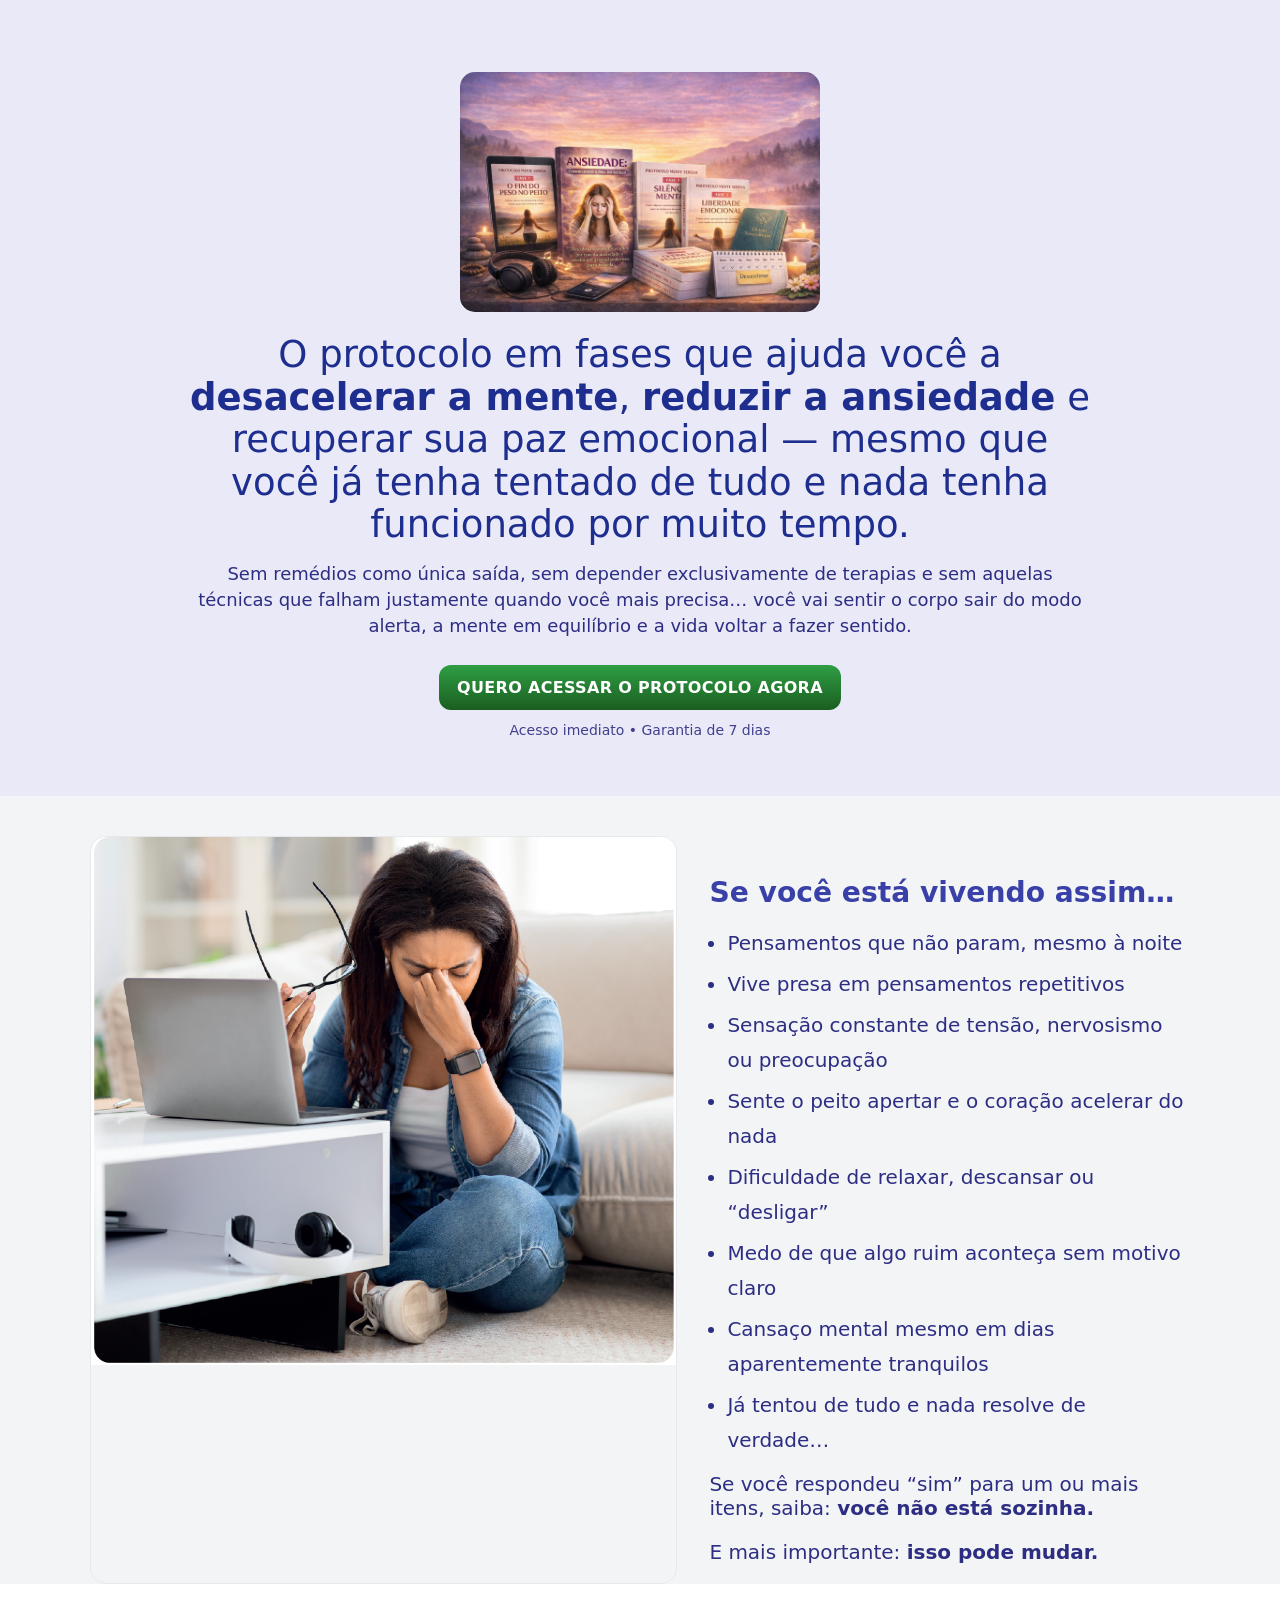
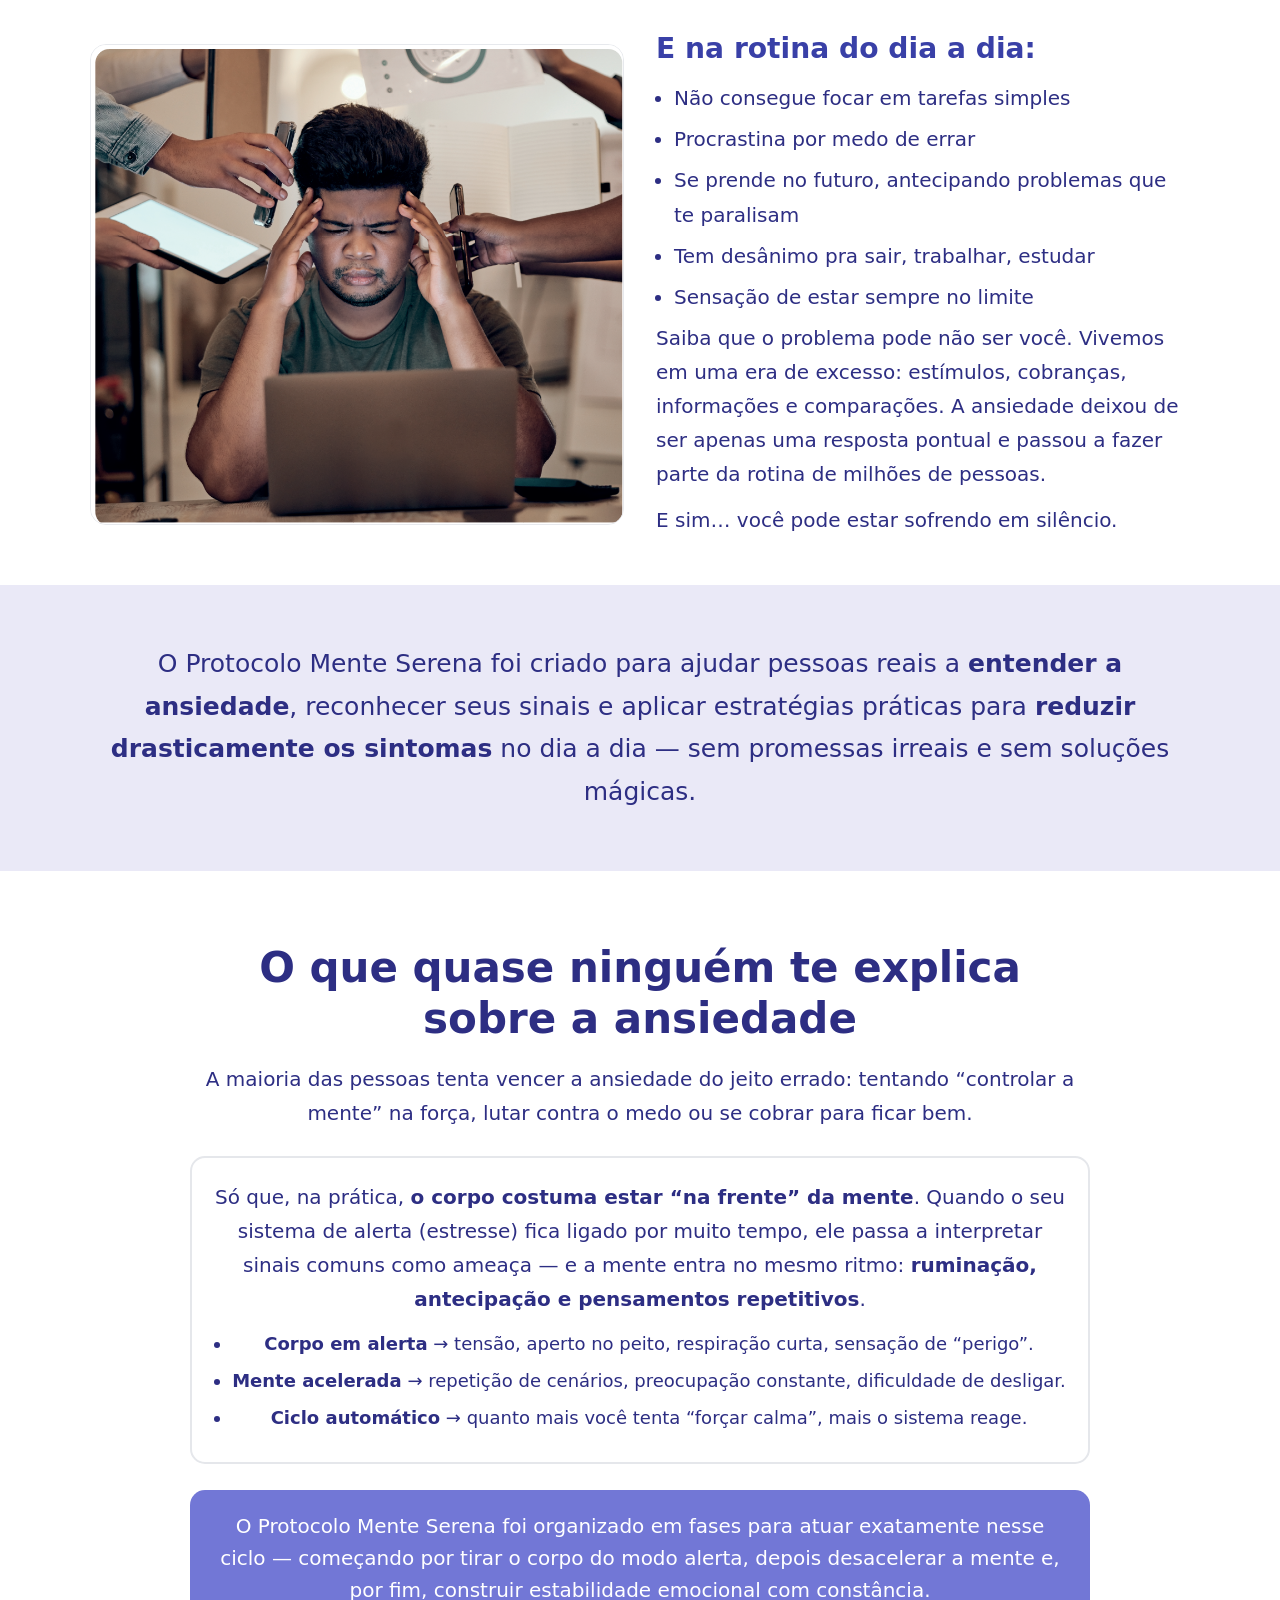
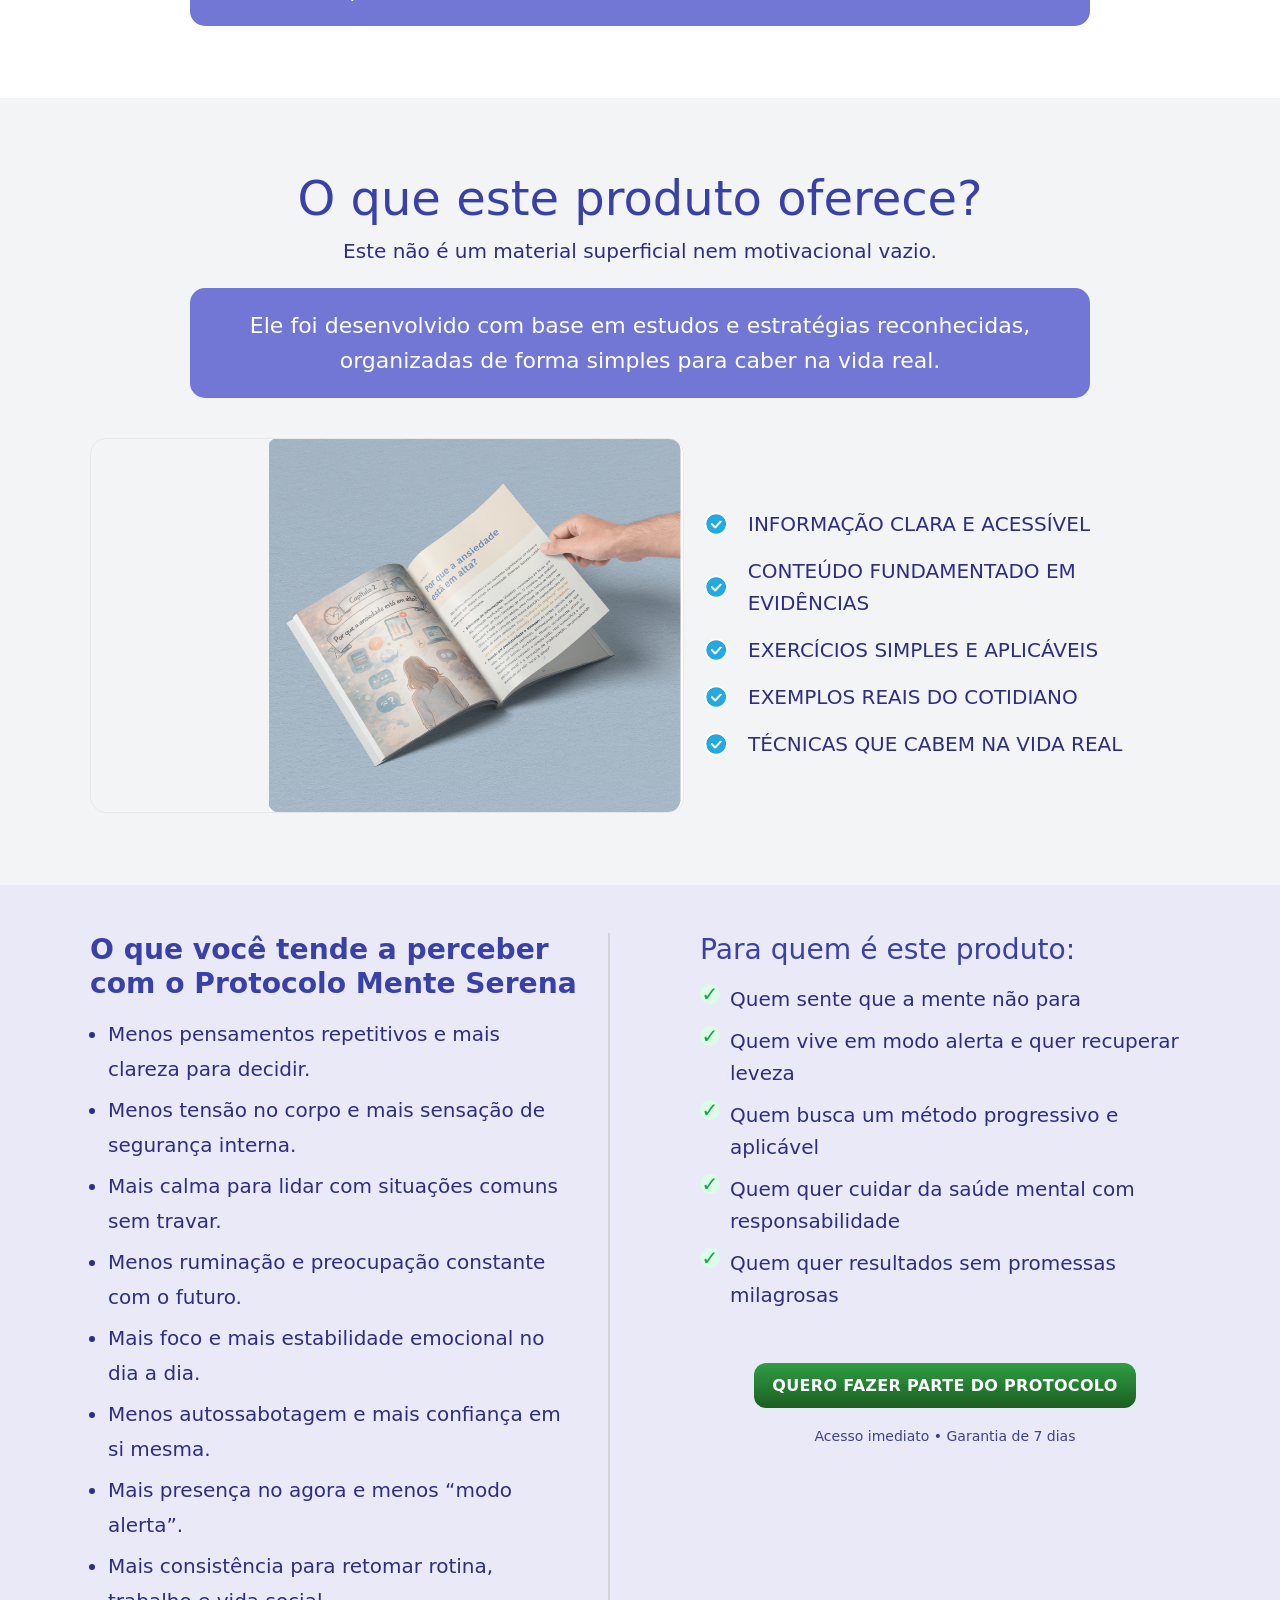
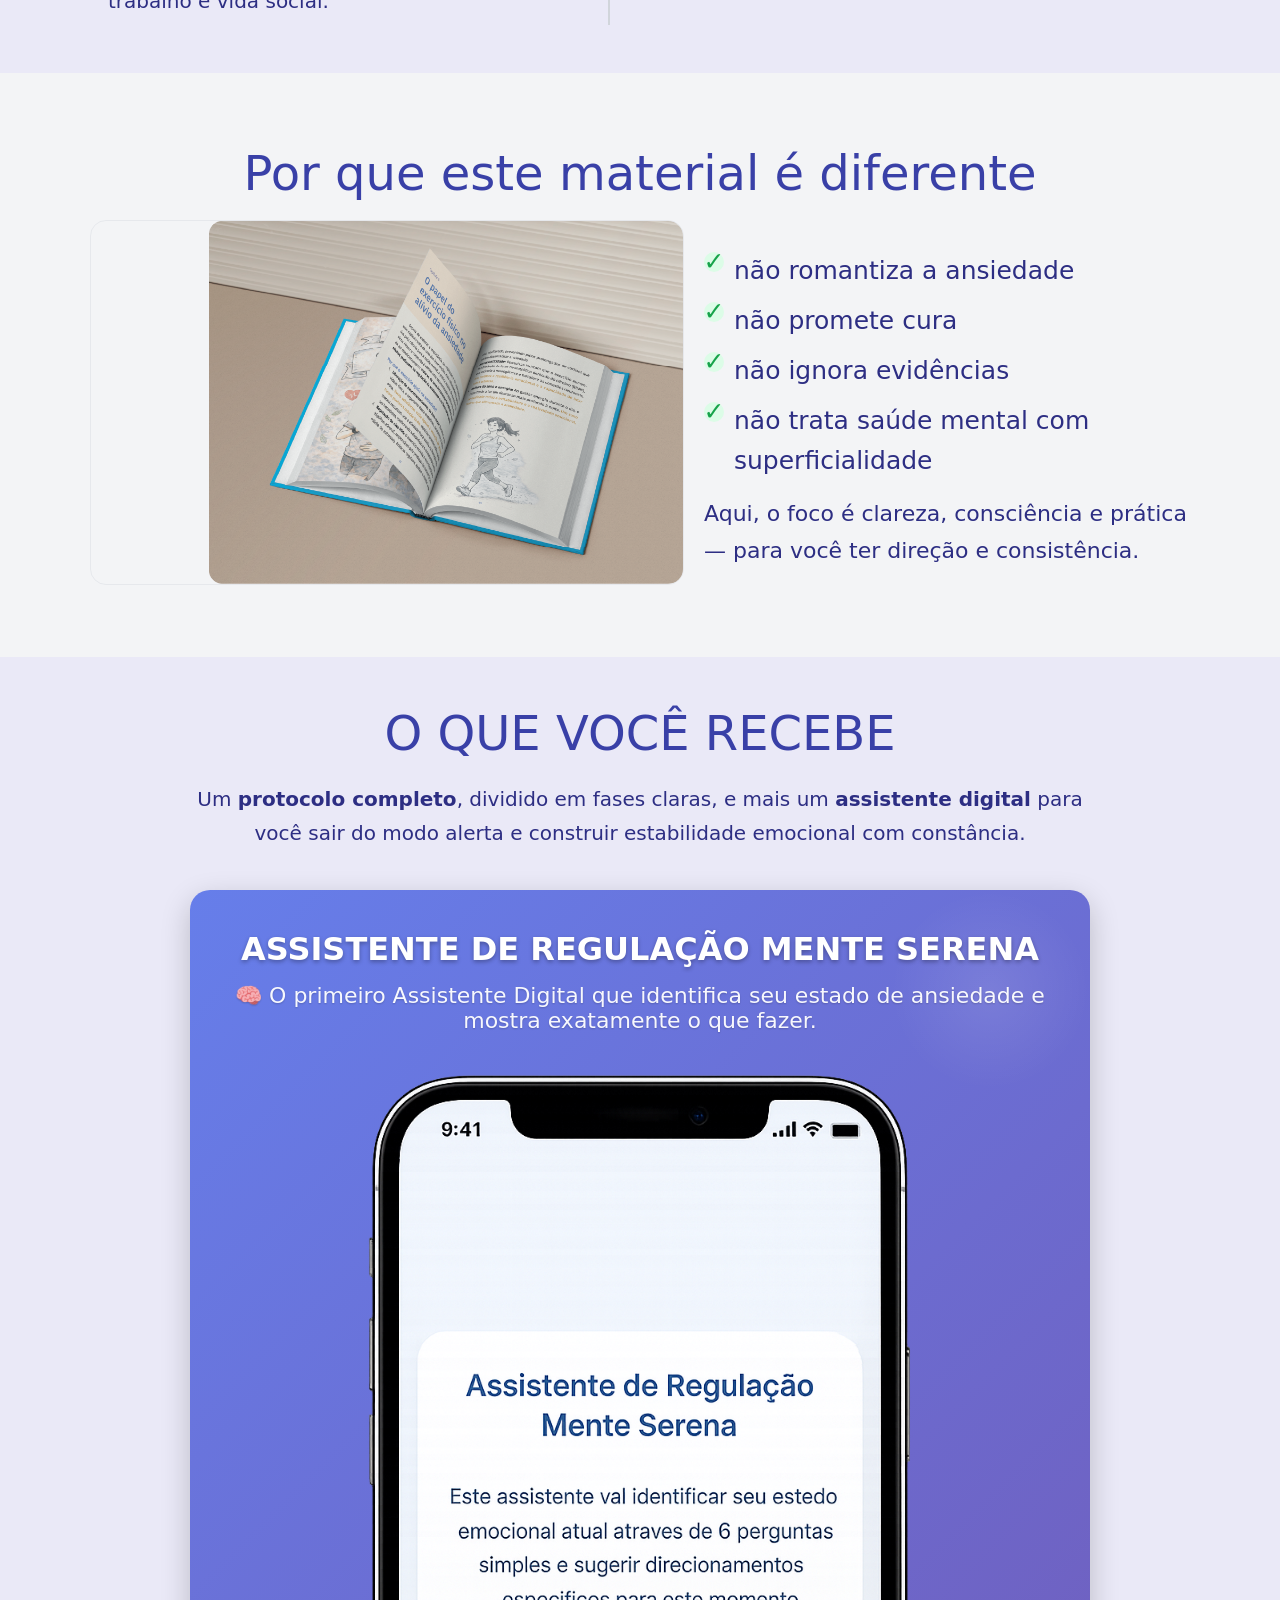
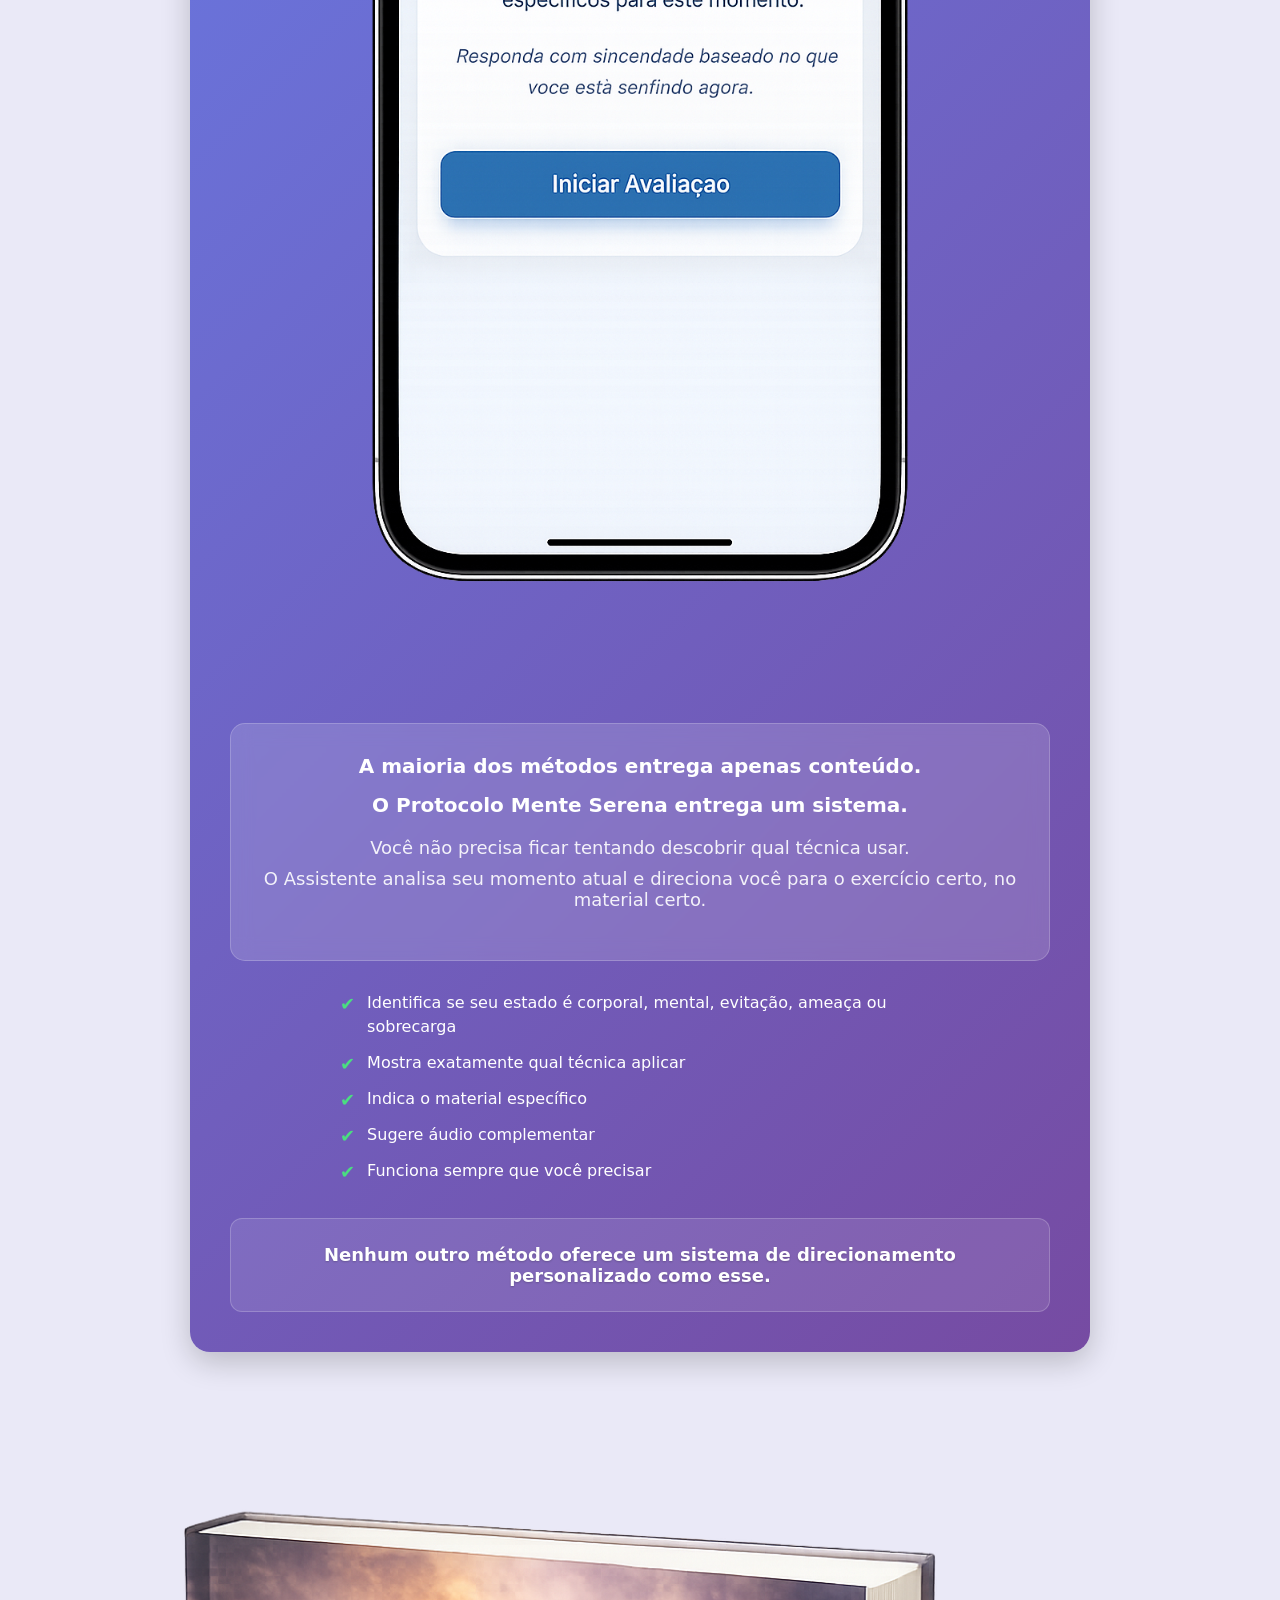
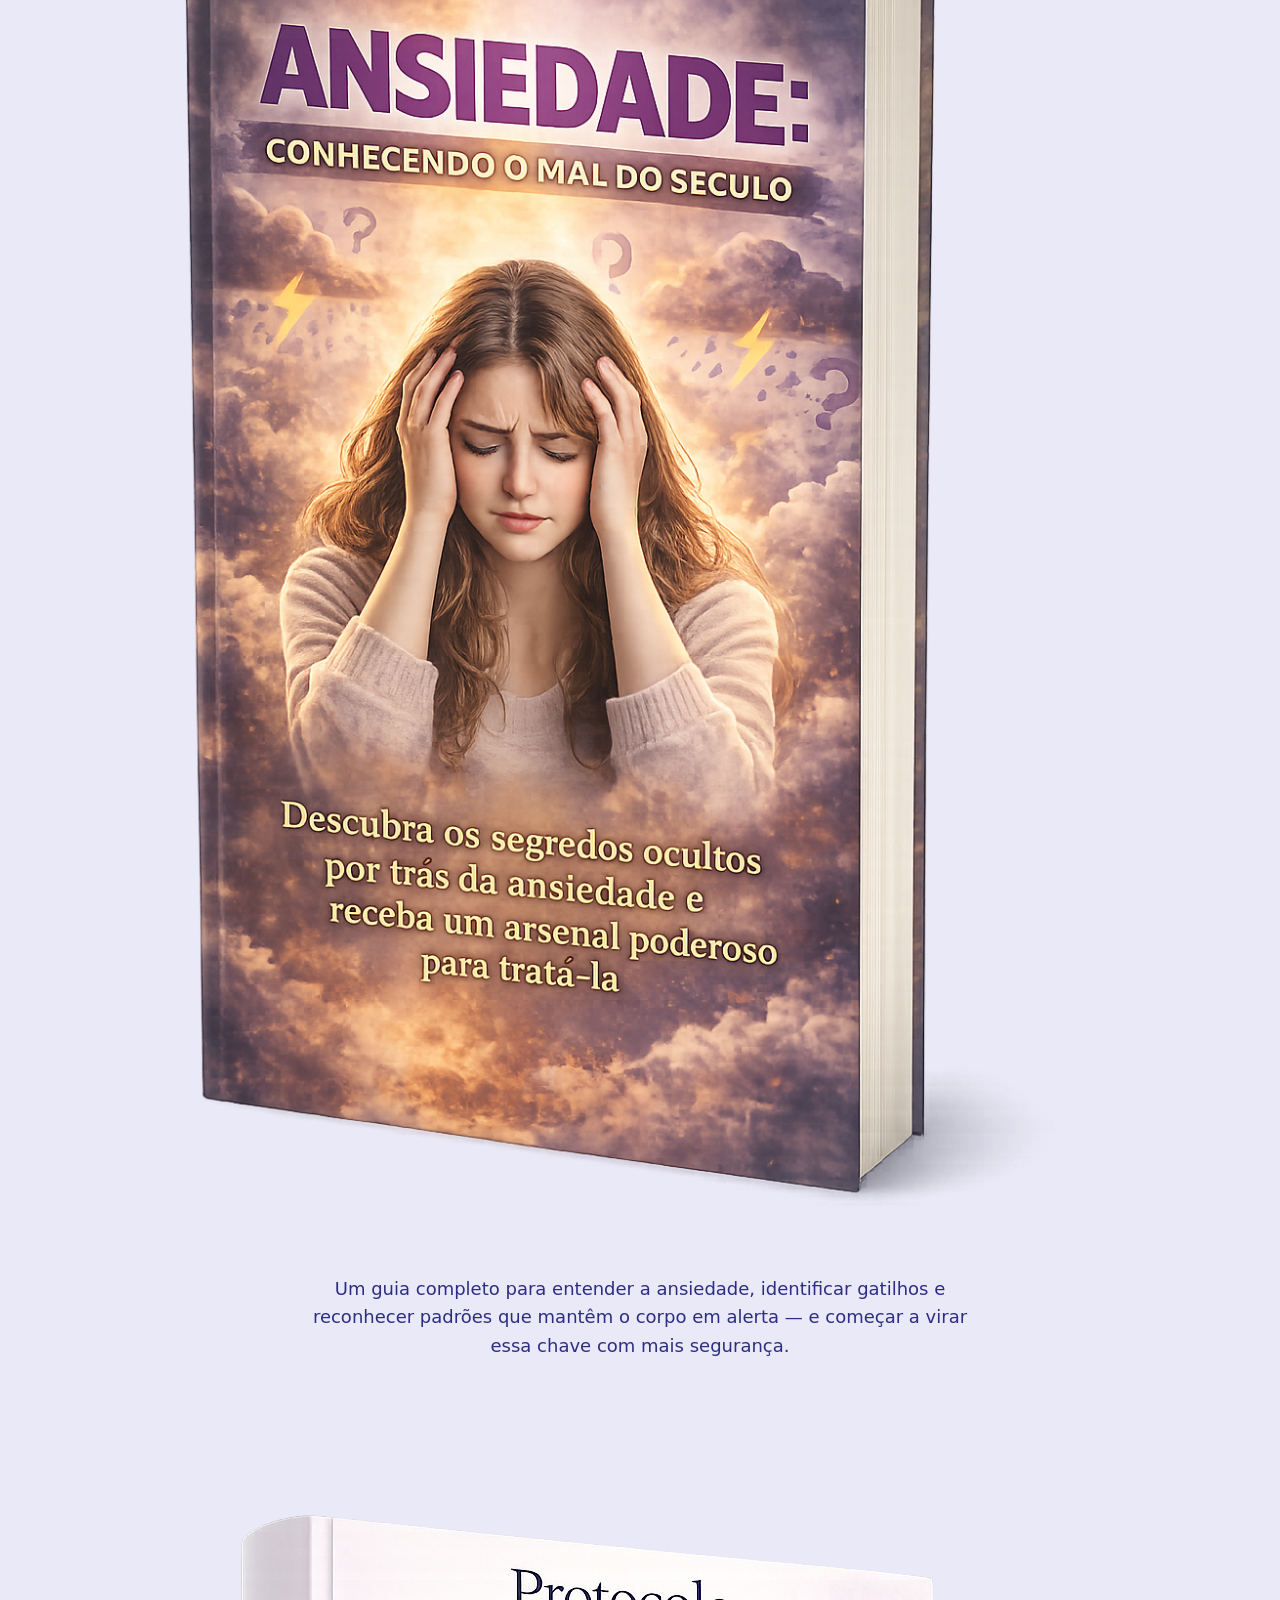
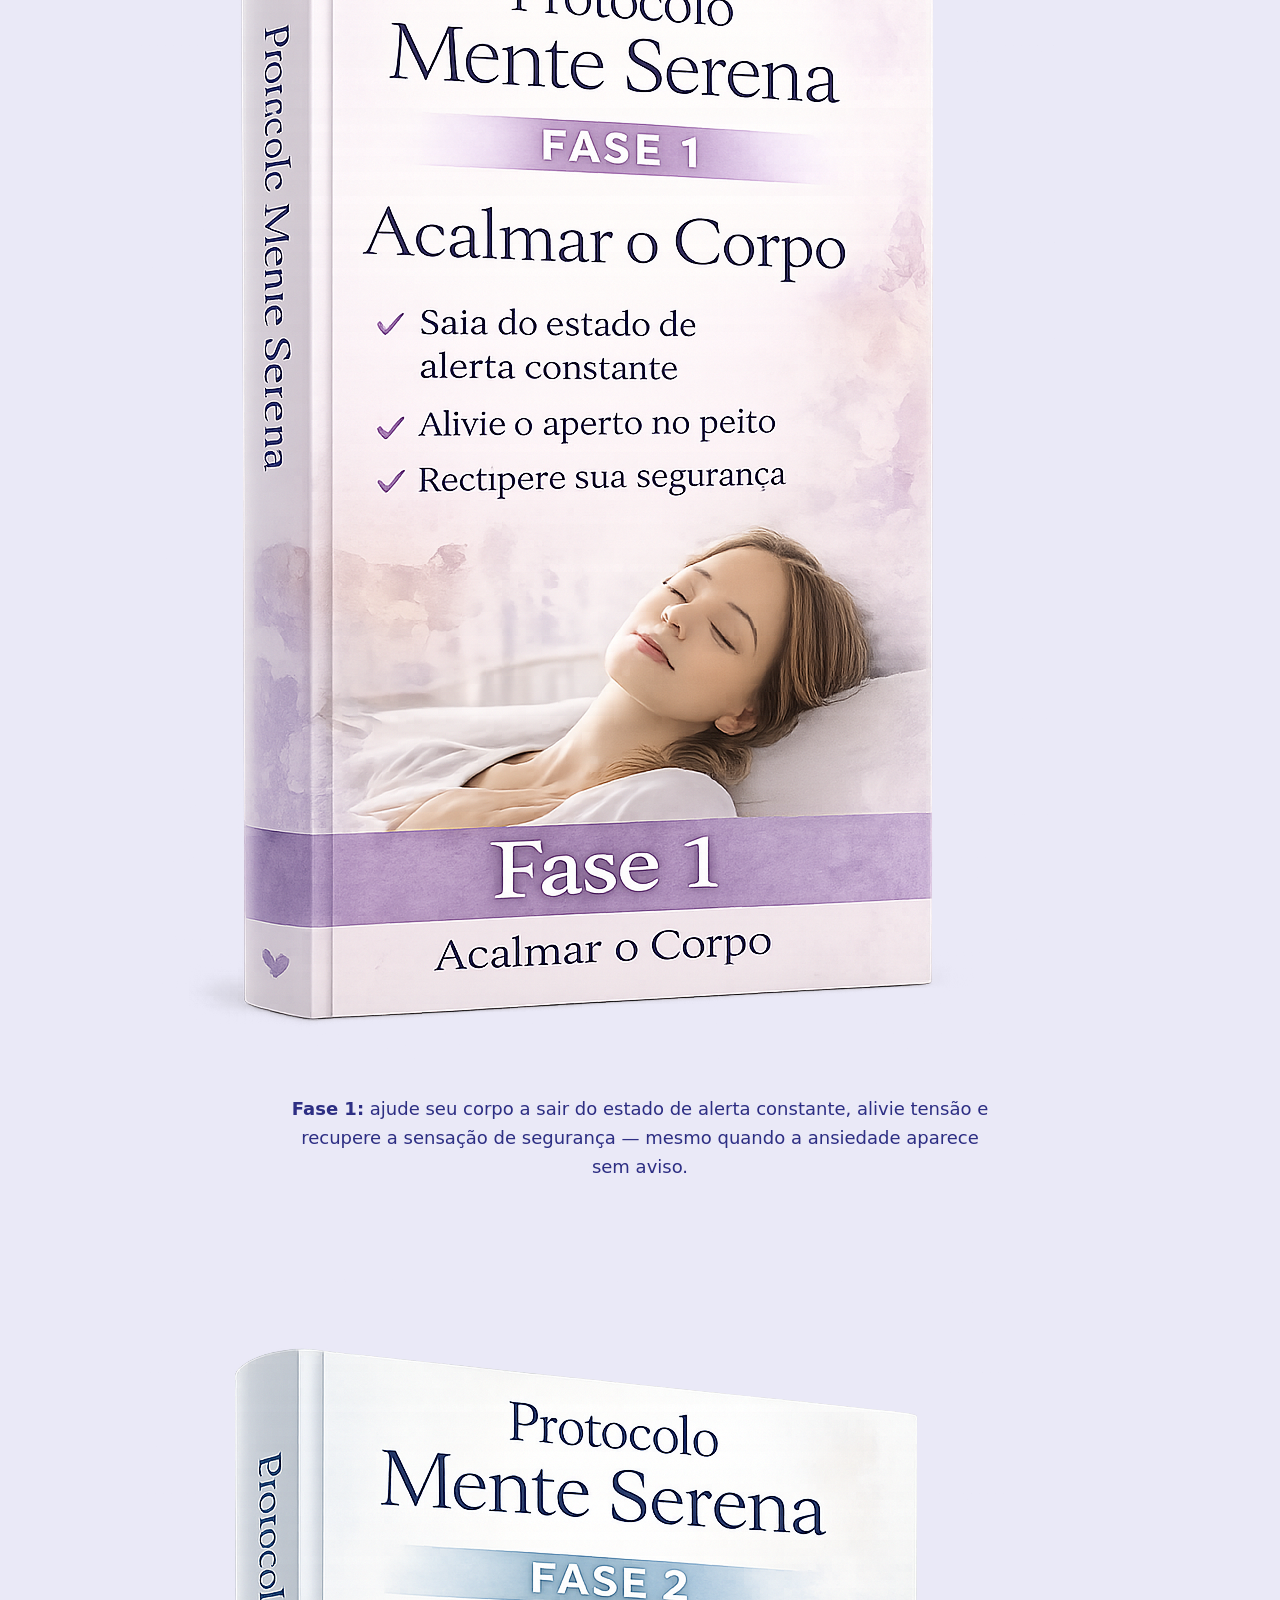
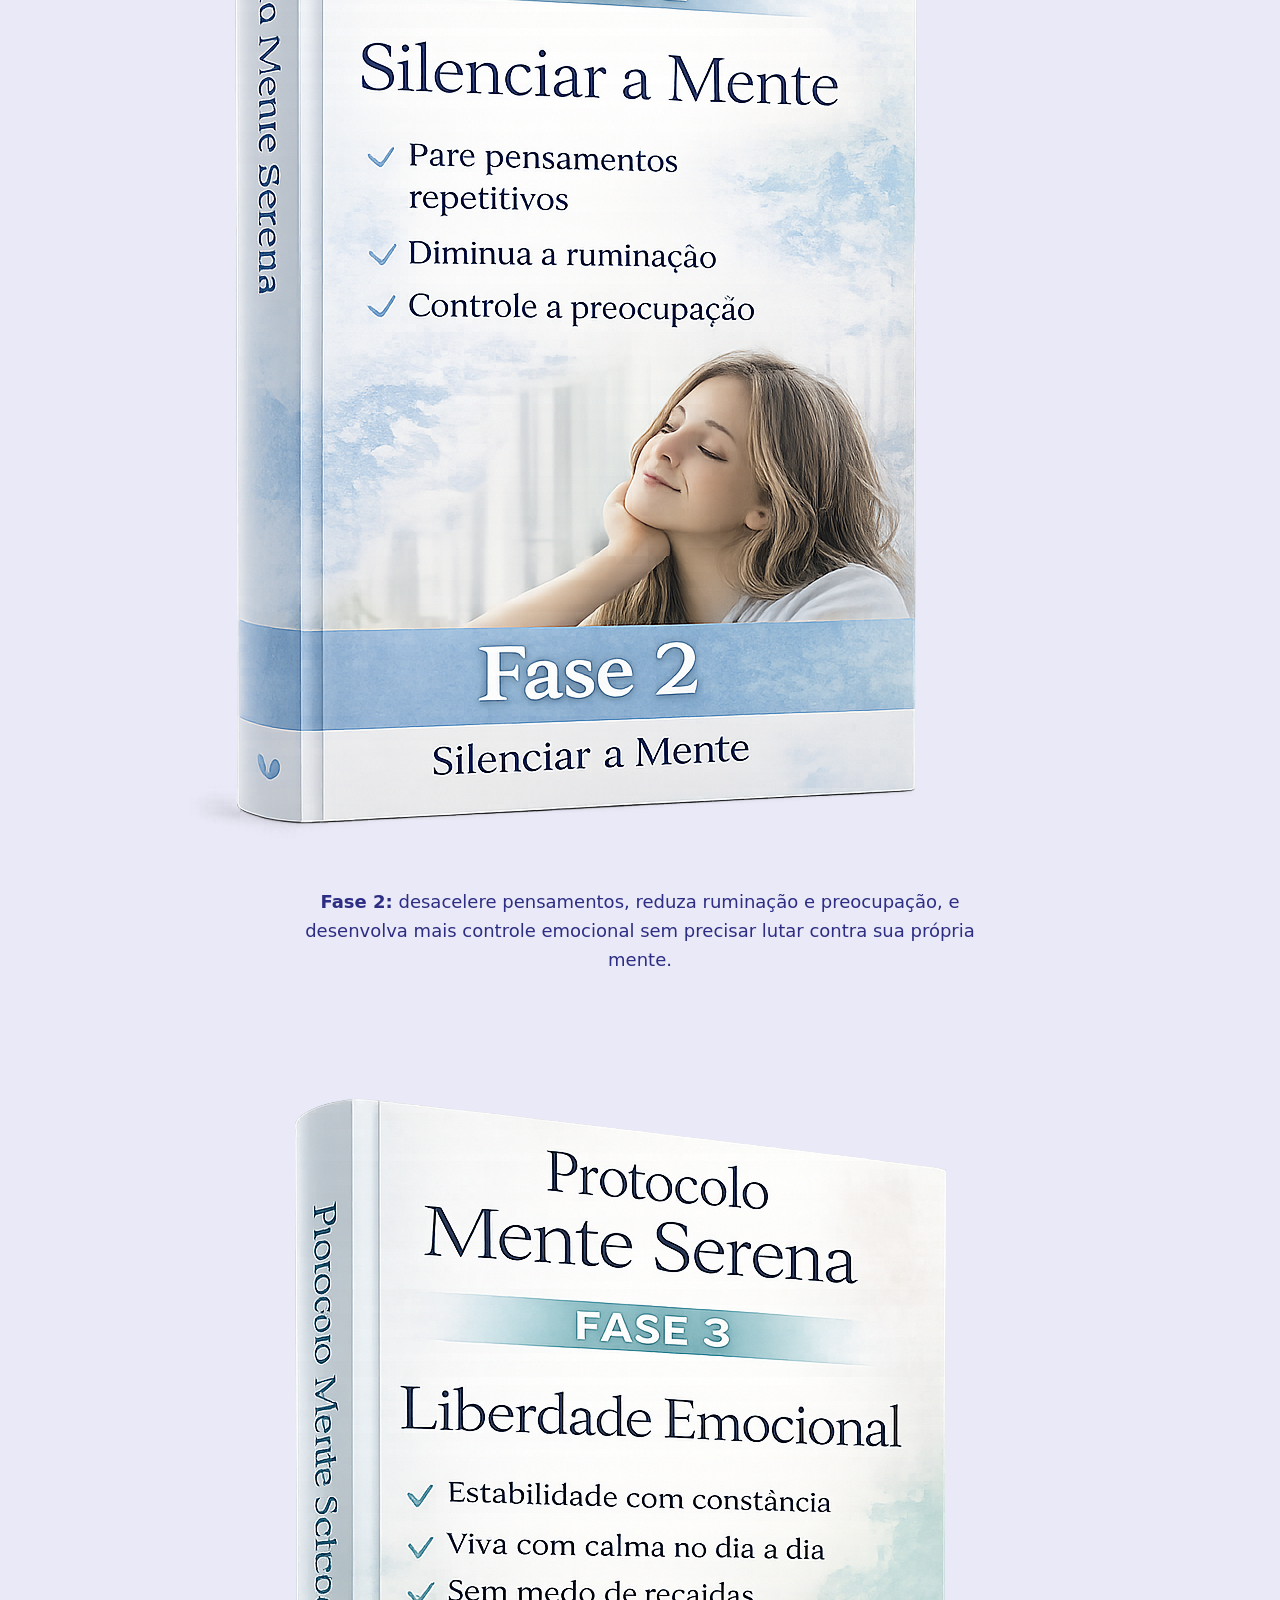
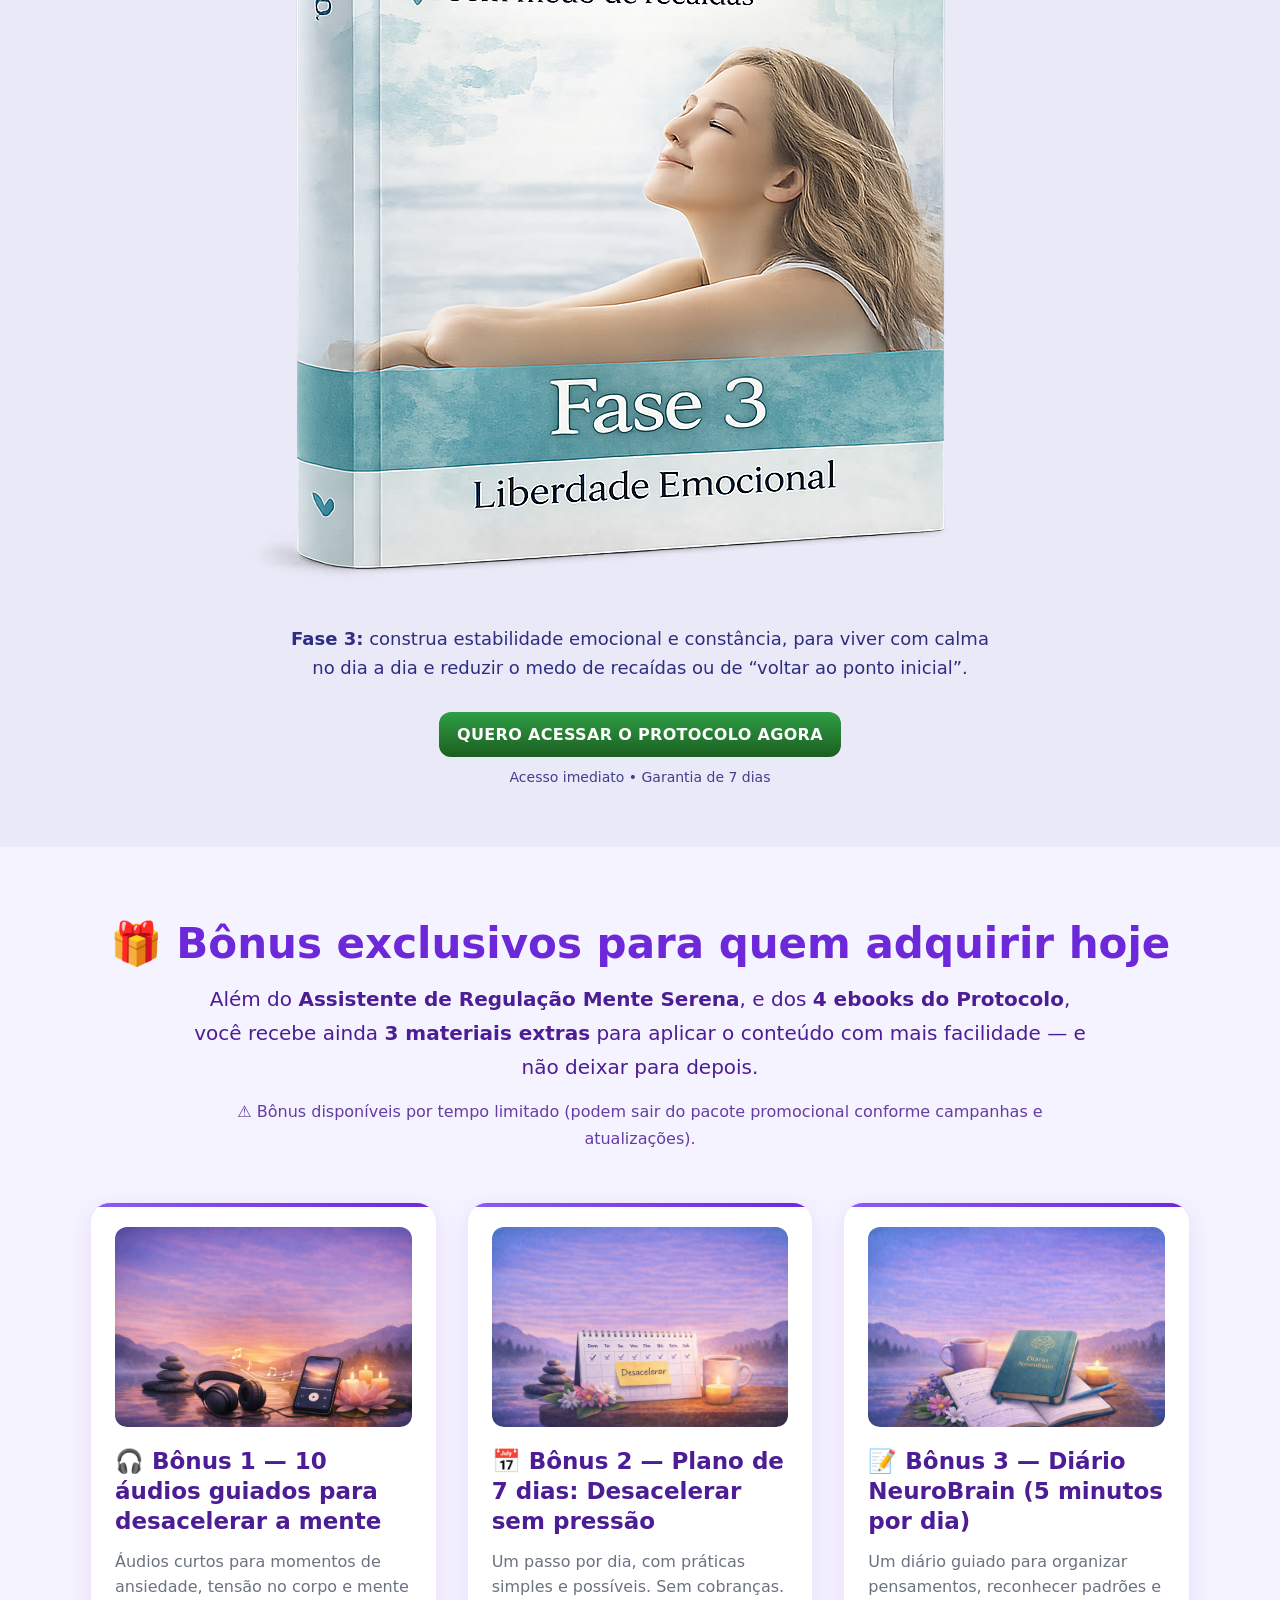
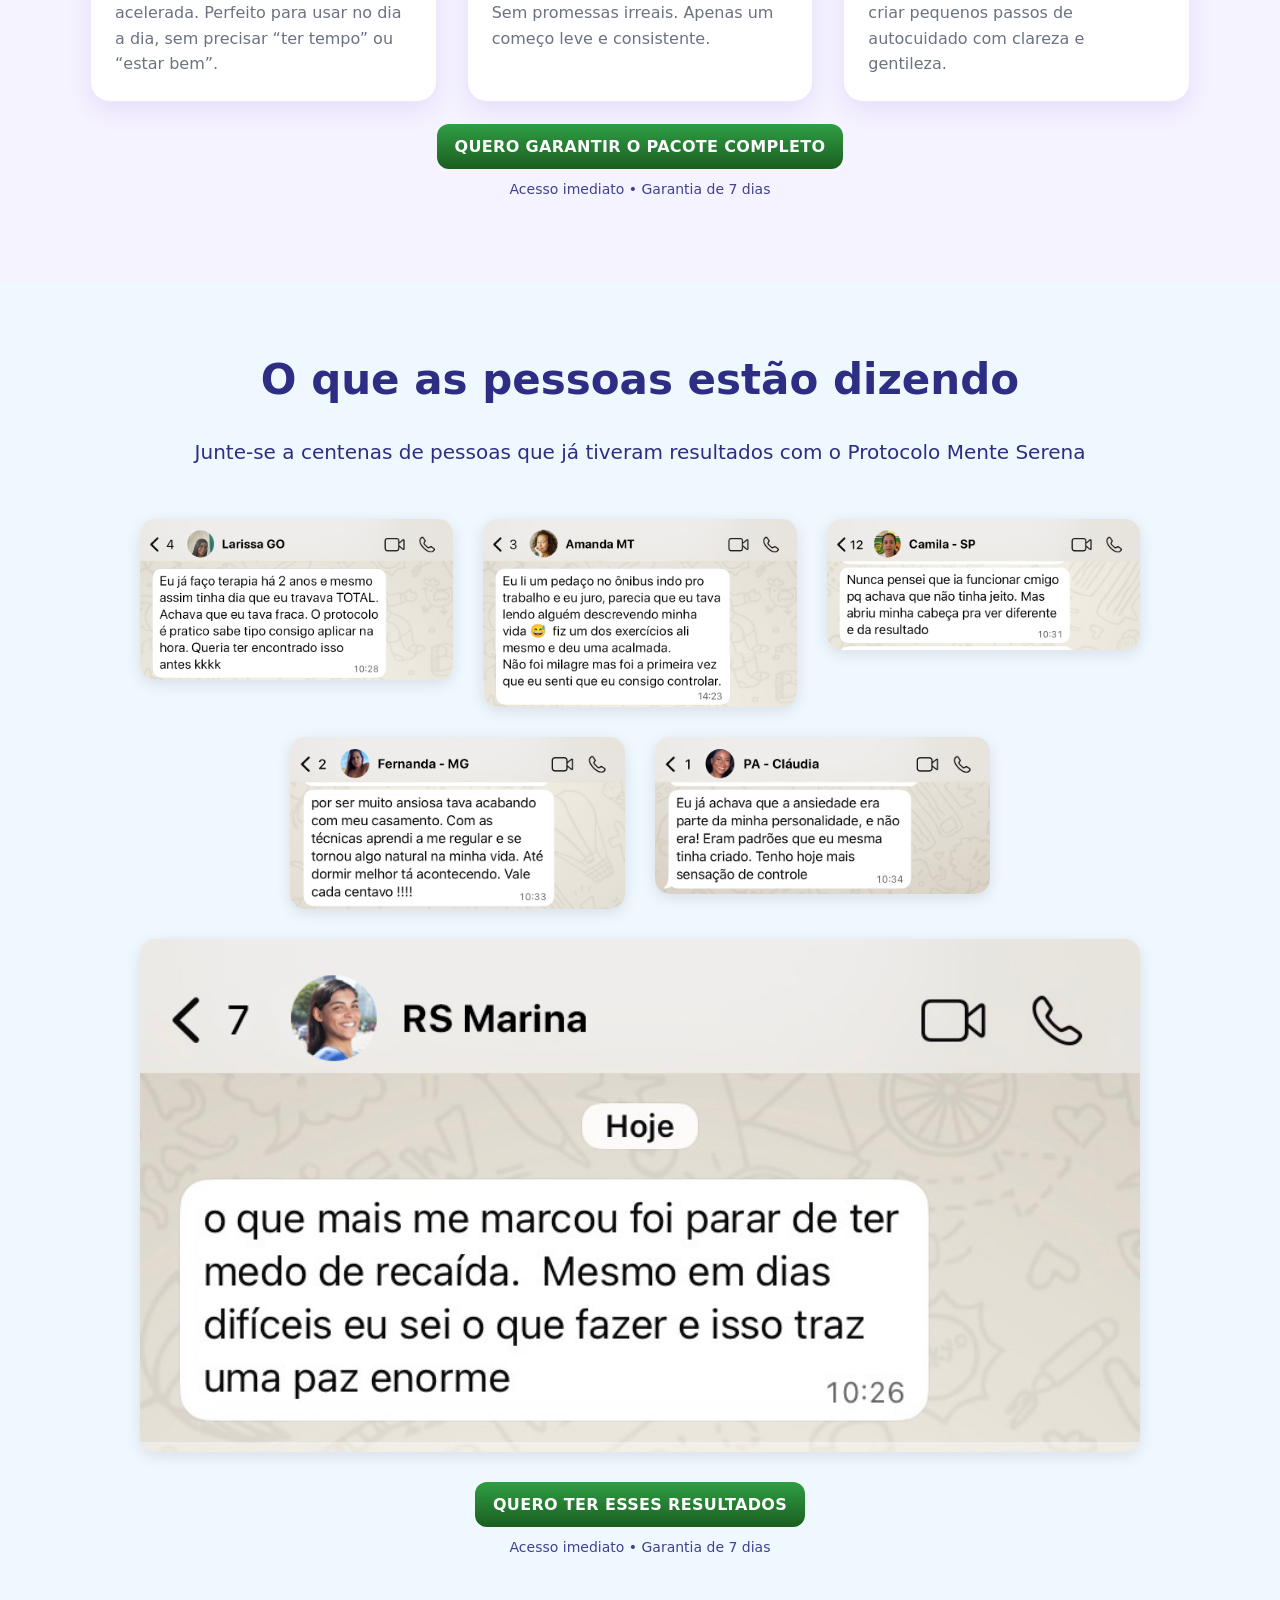
<file: index_v2.html>
<!doctype html>
<html lang="pt-br">
<head>
  <meta charset="utf-8" />
  <meta name="viewport" content="width=device-width, initial-scale=1" />
  <title>Protocolo Mente Serena — Página Oficial</title>
  <meta name="description" content="Um protocolo em fases para reduzir a ansiedade, desacelerar a mente e recuperar estabilidade emocional com práticas simples e aplicáveis." />
  <link rel="preload" href="css/style.css" as="style" />
  <link rel="stylesheet" href="css/style.css" />

  <!-- Google tag (gtag.js) -->
  <script async src="https://www.googletagmanager.com/gtag/js?id=G-EDFZ0RR1NG"></script>
  <script>
    window.dataLayer = window.dataLayer || [];
    function gtag(){dataLayer.push(arguments);}
    gtag('js', new Date());
    gtag('config', 'G-EDFZ0RR1NG');
  </script>

  <script type="text/javascript">
    (function(c,l,a,r,i,t,y){
        c[a]=c[a]||function(){(c[a].q=c[a].q||[]).push(arguments)};
        t=l.createElement(r);t.async=1;t.src="https://www.clarity.ms/tag/"+i;
        y=l.getElementsByTagName(r)[0];y.parentNode.insertBefore(t,y);
    })(window, document, "clarity", "script", "vmz3tgnz91");
  </script>

  <style>
    /* Pequenos ajustes defensivos (sem depender do CSS externo) */
    .cta-info{font-size:14px;opacity:.9;margin-top:12px;color:#2d2e83;text-align:center}
    .section-content-wide{max-width: 900px; margin: 0 auto;}
    .oferta-completa-container{ text-align:center; margin: 28px 0 18px; }
    .oferta-completa-img{ width:100%; max-width:100%; height:auto; display:block; margin:0 auto; border-radius:15px; }
    @media (min-width: 768px){ .oferta-completa-img{ max-width:40%; } }

    .hero-section{background:#eae9f7; margin:0; padding-top:0; padding-bottom:0;}
    .hero-headline{font-size:37px; margin: 22px 0 14px; font-weight:500; text-align:center;}
    .hero-subtitle{font-size:18px; font-weight:400; line-height:26px; text-align:center;}

    .highlight-box{background:#7277d6; padding:20px; border-radius:15px; margin: 20px auto 50px; max-width:900px; color:#fff; font-size:20px; line-height:1.6; text-align:center; font-weight:300;}
    .mechanism-box{background:#fff; border:2px solid #e5e7eb; padding:22px; border-radius:15px; margin:26px auto; max-width:900px;}
    .mechanism-box p{margin:0; font-size:20px; line-height:1.7; color:#2d2e83;}
    .mechanism-bullets{margin:14px 0 0; padding-left:18px; color:#2d2e83; font-size:18px; line-height:1.6;}
    .mechanism-bullets li{margin:8px 0;}

    .deliverables{background:#fff; border:2px solid #e5e7eb; border-radius:15px; padding:22px; max-width:1000px; margin: 0 auto 40px;}
    .deliverables h3{margin:0 0 10px; font-size:22px; color:#2d2e83;}
    .deliverables p{margin:0 0 14px; font-size:16px; color:#2d2e83; opacity:.95;}
    .deliverables-grid{display:grid; grid-template-columns: repeat(auto-fit, minmax(260px, 1fr)); gap:16px;}
    .deliverable-item{background:#f8fafc; border:1px solid #e5e7eb; border-radius:12px; padding:14px;}
    .deliverable-item strong{color:#2d2e83;}
    .deliverable-item ul{margin:10px 0 0; padding-left:18px; color:#2d2e83; font-size:15px; line-height:1.5;}
    .deliverable-item li{margin:6px 0;}

    .price-warning{margin:10px auto 0; max-width:840px; font-size:14px; opacity:.85; color:#2d2e83;}
    .purchase-security{font-size:14px; opacity:.9; color:#2d2e83; text-align:center; margin-top:10px;}
    .price-info{font-size:14px; opacity:.9; margin-top:8px; color:#2d2e83; text-align:center}
    .price-current{font-size:34px; font-weight:700; display:block; margin-top:6px;}
    .price-total{font-size:16px; margin-top:6px; opacity:.9; color:#2d2e83; text-align:center;}
    .price-old{font-size:18px; opacity:.75; text-align:center;}
    .price-crossed{text-decoration:line-through; margin-left:6px;}

    .section-subtitle{font-size:20px; text-align:center; margin-bottom: 30px; color:#2d2e83; font-weight:400; max-width: 900px; margin-left:auto; margin-right:auto;}

    /* Layout desktop - mantém o grid 2 colunas */
    .idealizadora-grid {
      display: grid;
      grid-template-columns: 1fr 2fr;
      gap: 20px;
      align-items: flex-start;
    }
    
    .idealizadora-photo {
      text-align: right;
    }
    
    /* Layout mobile - muda para coluna única */
    @media (max-width: 768px) {
      .idealizadora-grid {
        grid-template-columns: 1fr !important;
        gap: 30px !important;
        text-align: center !important;
      }
      
      .idealizadora-photo {
        text-align: center !important;
        order: -1; /* Coloca a foto no topo */
      }
      
      .idealizadora-photo img {
        width: 60% !important;
        max-width: 250px !important;
      }
      
      .idealizadora-content {
        text-align: left !important;
        padding: 0 !important;
      }
      
      .idealizadora-content h2 {
        text-align: center !important;
        margin-bottom: 20px !important;
      }
      
      /* Assistente de Regulação - Mobile */
      .assistente-premium {
        padding: 25px 20px !important;
        margin: 30px auto 40px !important;
      }
      
      .assistente-premium h3 {
        font-size: 24px !important;
      }
      
      .assistente-premium .subtitle {
        font-size: 18px !important;
      }
      
      .assistente-premium .description {
        font-size: 16px !important;
      }
      
      .assistente-mockup {
        max-width: 280px !important;
      }
      
      .assistente-bullets {
        text-align: center !important;
      }
      
      .assistente-bullet {
        justify-content: center !important;
        text-align: left !important;
      }
    }
  </style>
</head>
<body style="margin: 0; padding: 0;">

  <!-- HERO -->
  <header class="hero" style="margin: 0; padding: 0;">
    <section class="section hero-section">
      <div class="container">
        <div class="hero-inner">
          <div class="center section-content-wide">

            <!-- Imagem Oferta Completa -->
            <div class="oferta-completa-container">
              <img src="assets/ofertacompleta.png" alt="Oferta Completa" class="oferta-completa-img" />
            </div>

            <!-- Headline otimizada -->
            <h1 class="h1 hero-headline">
              O protocolo em fases que ajuda você a <b>desacelerar a mente</b>, <b>reduzir a ansiedade</b> e recuperar sua paz emocional —
              mesmo que você já tenha tentado de tudo e nada tenha funcionado por muito tempo.
            </h1>

            <!-- Subheadline otimizada -->
            <p class="p sub hero-subtitle">
              Sem remédios como única saída, sem depender exclusivamente de terapias e sem aquelas técnicas que falham justamente quando você mais precisa…
              você vai sentir o corpo sair do modo alerta, a mente em equilíbrio e a vida voltar a fazer sentido.
            </p>

            <!-- CTA acima da dobra -->
            <div style="display:flex; gap:12px; flex-wrap:wrap; justify-content: center; margin-top:26px;">
              <a class="btn green pulse"
                 href="#checkout"
                 onclick="document.getElementById('checkout').scrollIntoView({behavior: 'smooth'}); return false;"
                 data-cta-id="cta_topo"
                 data-cta-section="topo">QUERO ACESSAR O PROTOCOLO AGORA</a>
            </div>

            <p class="cta-info">
              Acesso imediato • Garantia de 7 dias
            </p>

          </div>
        </div>

      </div>
    </section>
  </header>

  <!-- VOCÊ SE IDENTIFICA -->
  <section id="conteudo" class="section" style="padding-top: 40px;padding-bottom: 0px;">
    <div class="container">
      <div class="grid two">
        <div class="photo">
          <img src="assets/img_ansiedade1.png" alt="Pessoa com sinais de estresse e ansiedade" />
        </div>
        <div style="margin-top: 40px;">
          <h2 class="h2">Se você está vivendo assim…</h2>
          <ul class="list" style="font-size: 20px;">
            <li>Pensamentos que não param, mesmo à noite</li>
            <li>Vive presa em pensamentos repetitivos</li>
            <li>Sensação constante de tensão, nervosismo ou preocupação</li>
            <li>Sente o peito apertar e o coração acelerar do nada</li>
            <li>Dificuldade de relaxar, descansar ou “desligar”</li>
            <li>Medo de que algo ruim aconteça sem motivo claro</li>
            <li>Cansaço mental mesmo em dias aparentemente tranquilos</li>
            <li>Já tentou de tudo e nada resolve de verdade…</li>
          </ul>
          <p class="note" style="font-size: 20px;">
            Se você respondeu “sim” para um ou mais itens, saiba: <b>você não está sozinha.</b>
          </p>
          <p class="note" style="font-size: 20px;">
            E mais importante: <b>isso pode mudar.</b>
          </p>
        </div>
      </div>
    </div>
  </section>

  <!-- ROTINA -->
  <section class="section tight" style="background:#FFF;">
    <div class="container">
      <div class="grid two equal" style="align-items:center;">
        <div class="photo">
          <img src="assets/img_ansiedade2.png" alt="Pessoa com sobrecarga de estímulos e tensão" />
        </div>

        <div>
          <h2 class="h2">E na rotina do dia a dia:</h2>
          <ul class="list" style="font-size: 20px;">
            <li>Não consegue focar em tarefas simples</li>
            <li>Procrastina por medo de errar</li>
            <li>Se prende no futuro, antecipando problemas que te paralisam</li>
            <li>Tem desânimo pra sair, trabalhar, estudar</li>
            <li>Sensação de estar sempre no limite</li>
          </ul>
          <p class="p" style="font-size: 20px;">
            Saiba que o problema pode não ser você.
            Vivemos em uma era de excesso: estímulos, cobranças, informações e comparações.
            A ansiedade deixou de ser apenas uma resposta pontual e passou a fazer parte da rotina de milhões de pessoas.
          </p>
          <p class="p" style="margin-top:12px; font-size: 20px;">
            E sim… você pode estar sofrendo em silêncio.
          </p>
        </div>

      </div>
    </div>
  </section>

  <!-- POSICIONAMENTO DO PRODUTO -->
  <section class="section" style="padding:10px;background:#eae9f7;">
    <div class="container">
      <div class="section tight">
        <p class="intro center" style="font-weight: 300;font-size: 25px;color: #2d2e83;">
          O Protocolo Mente Serena foi criado para ajudar pessoas reais a <strong>entender a ansiedade</strong>,
          reconhecer seus sinais e aplicar estratégias práticas para <strong>reduzir drasticamente os sintomas</strong>
          no dia a dia — sem promessas irreais e sem soluções mágicas.
        </p>
      </div>
    </div>
  </section>

  <!-- MECANISMO ÚNICO (MELHORADO) -->
  <section class="section" style="background:#ffffff;">
    <div class="container">
      <div class="center" style="max-width: 900px; margin: 0 auto;">
        <h2 class="h2" style="margin-bottom:18px;font-size: 42px;font-weight: 600;color:#2d2e83;">
          O que quase ninguém te explica sobre a ansiedade
        </h2>

        <p class="p" style="font-size: 20px; line-height: 1.7; color:#2d2e83;">
          A maioria das pessoas tenta vencer a ansiedade do jeito errado: tentando “controlar a mente” na força,
          lutar contra o medo ou se cobrar para ficar bem.
        </p>

        <div class="mechanism-box">
          <p>
            Só que, na prática, <strong>o corpo costuma estar “na frente” da mente</strong>.
            Quando o seu sistema de alerta (estresse) fica ligado por muito tempo, ele passa a interpretar sinais comuns como ameaça —
            e a mente entra no mesmo ritmo: <strong>ruminação, antecipação e pensamentos repetitivos</strong>.
          </p>

          <ul class="mechanism-bullets">
            <li><strong>Corpo em alerta</strong> → tensão, aperto no peito, respiração curta, sensação de “perigo”.</li>
            <li><strong>Mente acelerada</strong> → repetição de cenários, preocupação constante, dificuldade de desligar.</li>
            <li><strong>Ciclo automático</strong> → quanto mais você tenta “forçar calma”, mais o sistema reage.</li>
          </ul>
        </div>

        <div class="highlight-box" style="margin-bottom:0;">
          O Protocolo Mente Serena foi organizado em fases para atuar exatamente nesse ciclo —
          começando por tirar o corpo do modo alerta, depois desacelerar a mente e, por fim,
          construir estabilidade emocional com constância.
        </div>

      </div>
    </div>
  </section>

  <!-- O QUE ESTE PRODUTO OFERECE -->
  <section class="section">
    <div class="container">
      <div class="center" style="margin-bottom:18px;">
        <h2 class="h2" style="margin-bottom:6px;font-size: 48px;font-weight: 500;">O que este produto oferece?</h2>
        <p class="p" style="font-size: 20px;">Este não é um material superficial nem motivacional vazio.</p>

        <div class="highlight-box" style="font-size:22px; margin-bottom: 40px;">
          Ele foi desenvolvido com base em estudos e estratégias reconhecidas, organizadas de forma simples para caber na vida real.
        </div>
      </div>

      <div class="grid two" style="align-items:center; gap: 20px;">
        <div class="photo" style="display: flex; justify-content: flex-end;">
          <img src="assets/livroaberto1.png" style="width: 70%; height: 70%;" alt="Foto ilustrativa de leitura do produto" />
        </div>

        <div>
          <div class="checklist" aria-label="Diferenciais do material" style="font-size: 20px; gap: 15px;">
            <div class="check" style="align-items: center;"><img src="assets/check.png" style="width: 24px; height: 24px; margin-right: 10px;" alt="Check"> <span style="text-transform: uppercase; color: #2d2e83;">INFORMAÇÃO CLARA E ACESSÍVEL</span></div>
            <div class="check" style="align-items: center;"><img src="assets/check.png" style="width: 24px; height: 24px; margin-right: 10px;" alt="Check"> <span style="text-transform: uppercase; color: #2d2e83;">CONTEÚDO FUNDAMENTADO EM EVIDÊNCIAS</span></div>
            <div class="check" style="align-items: center;"><img src="assets/check.png" style="width: 24px; height: 24px; margin-right: 10px;" alt="Check"> <span style="text-transform: uppercase; color: #2d2e83;">EXERCÍCIOS SIMPLES E APLICÁVEIS</span></div>
            <div class="check" style="align-items: center;"><img src="assets/check.png" style="width: 24px; height: 24px; margin-right: 10px;" alt="Check"> <span style="text-transform: uppercase; color: #2d2e83;">EXEMPLOS REAIS DO COTIDIANO</span></div>
            <div class="check" style="align-items: center;"><img src="assets/check.png" style="width: 24px; height: 24px; margin-right: 10px;" alt="Check"> <span style="text-transform: uppercase; color: #2d2e83;">TÉCNICAS QUE CABEM NA VIDA REAL</span></div>
          </div>
        </div>
      </div>
    </div>
  </section>

  <!-- BENEFÍCIOS + PARA QUEM É -->
  <section class="section tight" style="background:#eae9f7;">
    <div class="container">
      <div class="grid two equal" style="gap: 60px;">
        <div style="padding-right: 30px; border-right: 2px solid #d1d5db;">
          <h2 class="h2" style="font-weight: 600;">O que você tende a perceber com o Protocolo Mente Serena</h2>

          <!-- LISTA ENXUGADA (mais crível) -->
          <ul class="list" style="font-size: 20px;">
            <li>Menos pensamentos repetitivos e mais clareza para decidir.</li>
            <li>Menos tensão no corpo e mais sensação de segurança interna.</li>
            <li>Mais calma para lidar com situações comuns sem travar.</li>
            <li>Menos ruminação e preocupação constante com o futuro.</li>
            <li>Mais foco e mais estabilidade emocional no dia a dia.</li>
            <li>Menos autossabotagem e mais confiança em si mesma.</li>
            <li>Mais presença no agora e menos “modo alerta”.</li>
            <li>Mais consistência para retomar rotina, trabalho e vida social.</li>
          </ul>


        </div>

        <div style="padding-left: 30px;">
          <h2 class="h2" style="font-weight: 300;">Para quem é este produto:</h2>
          <div class="checklist">
            <div class="check good"><i>✓</i> Quem sente que a mente não para</div>
            <div class="check good"><i>✓</i> Quem vive em modo alerta e quer recuperar leveza</div>
            <div class="check good"><i>✓</i> Quem busca um método progressivo e aplicável</div>
            <div class="check good"><i>✓</i> Quem quer cuidar da saúde mental com responsabilidade</div>
            <div class="check good"><i>✓</i> Quem quer resultados sem promessas milagrosas</div>
          </div>

          <div style="height:14px; margin-top:20px;"></div>

          <div class="btn-container-mobile-center">
            <a class="btn green"
               href="#checkout"
               onclick="document.getElementById('checkout').scrollIntoView({behavior: 'smooth'}); return false;"
               data-cta-id="cta_publico"
               data-cta-section="publico">QUERO FAZER PARTE DO PROTOCOLO</a>
            <p class="cta-info">Acesso imediato • Garantia de 7 dias</p>
          </div>
        </div>
      </div>
    </div>
  </section>

  <!-- POR QUE É DIFERENTE -->
  <section class="section">
    <div class="container">
      <div class="center" style="margin-bottom:18px;">
        <h2 class="h2" style="margin-bottom:6px;font-size: 48px;font-weight: 500;">Por que este material é diferente</h2>
      </div>

      <div class="grid two" style="align-items:center; gap: 20px;">
        <div class="photo" style="display: flex; justify-content: flex-end;">
          <img src="assets/livroaberto2.png" style="width: 80%; height: 80%;" alt="Foto ilustrativa de leitura do produto" />
        </div>

        <div>
          <div class="checklist">
            <div class="check good" style="font-size: 25px;color:#2d2e83"><i>✓</i> não romantiza a ansiedade</div>
            <div class="check good" style="font-size: 25px;color:#2d2e83"><i>✓</i> não promete cura</div>
            <div class="check good" style="font-size: 25px;color:#2d2e83"><i>✓</i> não ignora evidências</div>
            <div class="check good" style="font-size: 25px;color:#2d2e83"><i>✓</i> não trata saúde mental com superficialidade</div>
          </div>

          <p class="p" style="margin-top:14px;font-size: 22px;color:#2d2e83">
            Aqui, o foco é clareza, consciência e prática — para você ter direção e consistência.
          </p>
        </div>
      </div>
    </div>
  </section>

  <!-- O QUE VOCÊ RECEBE -->
  <section class="section tight" style="background:#eae9f7;">
    <div class="container">
      <div class="center" style="max-width: 1000px; margin: 0 auto;">
        <h2 class="h2" style="margin-bottom:20px;font-size: 48px;font-weight: 500;text-align: center;">O QUE VOCÊ RECEBE</h2>
        <p class="p section-subtitle">
          Um <b>protocolo completo</b>, dividido em fases claras, e mais um <b>assistente digital</b> para você sair do modo alerta e construir estabilidade emocional com constância.
        </p>

        <!-- ASSISTENTE DE REGULAÇÃO - DESTAQUE PREMIUM -->
        <div class="assistente-premium" style="background: linear-gradient(135deg, #667eea 0%, #764ba2 100%); border-radius: 20px; padding: 40px; margin: 40px auto 60px; max-width: 900px; box-shadow: 0 10px 30px rgba(0,0,0,0.2); position: relative; overflow: hidden;">
          
          <!-- Background Pattern -->
          <div style="position: absolute; top: 0; right: 0; width: 200px; height: 200px; background: radial-gradient(circle, rgba(255,255,255,0.1) 0%, transparent 70%); border-radius: 50%;"></div>
          
          <div style="text-align: center; position: relative; z-index: 2;">
            <h3 style="color: #fff; font-size: 32px; font-weight: 700; margin: 0 0 15px; text-shadow: 0 2px 4px rgba(0,0,0,0.3);">
              ASSISTENTE DE REGULAÇÃO MENTE SERENA
            </h3>
            
            <p class="subtitle" style="color: #fff; font-size: 22px; font-weight: 500; margin: 0 0 30px; opacity: 0.95; text-shadow: 0 1px 2px rgba(0,0,0,0.2);">
              🧠 O primeiro Assistente Digital que identifica seu estado de ansiedade e mostra exatamente o que fazer.
            </p>
            
            <!-- Imagem do assistente centralizada -->
            <div style="text-align: center; margin: 30px 0;">
              <img src="assets/assistente.png" style="max-width: 100%; height: auto;" alt="Interface do Assistente de Regulação Mente Serena" />
            </div>
            
            <!-- Bloco explicativo -->
            <div style="background: rgba(255,255,255,0.15); border-radius: 15px; padding: 30px; margin: 30px 0; backdrop-filter: blur(10px); border: 1px solid rgba(255,255,255,0.2);">
              <p style="color: #fff; font-size: 20px; font-weight: 600; margin: 0 0 15px;">A maioria dos métodos entrega apenas conteúdo.</p>
              <p style="color: #fff; font-size: 20px; font-weight: 600; margin: 0 0 20px;">O Protocolo Mente Serena entrega um sistema.</p>
              <p style="color: #fff; font-size: 18px; margin: 0 0 10px; opacity: 0.9;">Você não precisa ficar tentando descobrir qual técnica usar.</p>
              <p style="color: #fff; font-size: 18px; margin: 0 0 20px; opacity: 0.9;">O Assistente analisa seu momento atual e direciona você para o exercício certo, no material certo.</p>
              

            </div>
            

            
            <!-- Bullet points de valor -->
            <div style="text-align: left; max-width: 600px; margin: 30px auto 0;">
              <div style="display: grid; gap: 12px;">
                <div style="display: flex; align-items: flex-start; gap: 12px;">
                  <span style="color: #4ade80; font-size: 18px; font-weight: bold; margin-top: 2px;">✔</span>
                  <span style="color: #fff; font-size: 16px; line-height: 1.5;">Identifica se seu estado é corporal, mental, evitação, ameaça ou sobrecarga</span>
                </div>
                <div style="display: flex; align-items: flex-start; gap: 12px;">
                  <span style="color: #4ade80; font-size: 18px; font-weight: bold; margin-top: 2px;">✔</span>
                  <span style="color: #fff; font-size: 16px; line-height: 1.5;">Mostra exatamente qual técnica aplicar</span>
                </div>
                <div style="display: flex; align-items: flex-start; gap: 12px;">
                  <span style="color: #4ade80; font-size: 18px; font-weight: bold; margin-top: 2px;">✔</span>
                  <span style="color: #fff; font-size: 16px; line-height: 1.5;">Indica o material específico</span>
                </div>
                <div style="display: flex; align-items: flex-start; gap: 12px;">
                  <span style="color: #4ade80; font-size: 18px; font-weight: bold; margin-top: 2px;">✔</span>
                  <span style="color: #fff; font-size: 16px; line-height: 1.5;">Sugere áudio complementar</span>
                </div>
                <div style="display: flex; align-items: flex-start; gap: 12px;">
                  <span style="color: #4ade80; font-size: 18px; font-weight: bold; margin-top: 2px;">✔</span>
                  <span style="color: #fff; font-size: 16px; line-height: 1.5;">Funciona sempre que você precisar</span>
                </div>
              </div>
            </div>
            
            <!-- Frase de autoridade -->
            <div style="margin-top: 35px; padding: 25px; background: rgba(255,255,255,0.1); border-radius: 12px; border: 1px solid rgba(255,255,255,0.2);">
              <p style="color: #fff; font-size: 18px; font-weight: 600; margin: 0; text-align: center; text-shadow: 0 1px 2px rgba(0,0,0,0.2);">
                Nenhum outro método oferece um sistema de direcionamento personalizado como esse.
              </p>
            </div>
          </div>
        </div>

         <!-- Protocolo Principal -->
        <div style="margin-bottom: 50px; text-align: center;">
          <img src="assets/capa2_mulher30anos.png" alt="Protocolo Mente Serena" style="width: 100%; max-width: 100%; height: auto; margin: 0 auto 25px auto; display: block;" />
          <p style="font-size: 18px; color: #2d2e83; line-height: 1.6; max-width: 70%; margin: 0 auto; font-weight: 400;">
            Um guia completo para entender a ansiedade, identificar gatilhos e reconhecer padrões que mantêm o corpo em alerta — e começar a virar essa chave com mais segurança.
          </p>
        </div>

        <!-- Protocolo 1 -->
        <div style="margin-bottom: 50px; text-align: center;">
          <img src="assets/protocoloMS1.png" alt="Protocolo 1 - Acalmar o Corpo" style="max-width: 100%; height: auto; margin-bottom: 25px;" />
          <p style="font-size: 18px; color: #2d2e83; line-height: 1.6; max-width: 70%; margin: 0 auto; font-weight: 400;">
            <strong>Fase 1:</strong> ajude seu corpo a sair do estado de alerta constante, alivie tensão e recupere a sensação de segurança — mesmo quando a ansiedade aparece sem aviso.
          </p>
        </div>

        <!-- Protocolo 2 -->
        <div style="margin-bottom: 50px; text-align: center;">
          <img src="assets/protocoloMS2.png" alt="Protocolo 2 - Silenciar a Mente" style="max-width: 100%; height: auto; margin-bottom: 25px;" />
          <p style="font-size: 18px; color: #2d2e83; line-height: 1.6; max-width: 70%; margin: 0 auto; font-weight: 400;">
            <strong>Fase 2:</strong> desacelere pensamentos, reduza ruminação e preocupação, e desenvolva mais controle emocional sem precisar lutar contra sua própria mente.
          </p>
        </div>

        <!-- Protocolo 3 -->
        <div style="margin-bottom: 30px; text-align: center;">
          <img src="assets/protocoloMS3.png" alt="Protocolo 3 - Liberdade Emocional" style="max-width: 100%; height: auto; margin-bottom: 25px;" />
          <p style="font-size: 18px; color: #2d2e83; line-height: 1.6; max-width: 70%; margin: 0 auto; font-weight: 400;">
            <strong>Fase 3:</strong> construa estabilidade emocional e constância, para viver com calma no dia a dia e reduzir o medo de recaídas ou de “voltar ao ponto inicial”.
          </p>
        </div>

        <div class="center" style="margin-top: 22px;">
          <a class="btn green"
             href="#checkout"
             onclick="document.getElementById('checkout').scrollIntoView({behavior: 'smooth'}); return false;"
             data-cta-id="cta_oque_recebe"
             data-cta-section="oque_recebe">QUERO ACESSAR O PROTOCOLO AGORA</a>
          <p class="cta-info">Acesso imediato • Garantia de 7 dias</p>
        </div>

      </div>
    </div>
  </section>

  <!-- BÔNUS EXCLUSIVOS -->
  <section id="bonus-section" class="section" style="background:#f5f3ff;">
    <div class="container">
      <div class="center" style="margin-bottom:50px;">
        <h2 class="h2" style="margin-bottom:12px;font-size: 42px;font-weight: 600;color:#6d28d9;">
          🎁 Bônus exclusivos para quem adquirir hoje
        </h2>
        <p class="p" style="font-size: 20px;max-width:900px;margin:0 auto;color:#4c1d95;">
          Além do <b>Assistente de Regulação Mente Serena</b>, e dos <b>4 ebooks do Protocolo</b>, você recebe ainda <b>3 materiais extras</b> para aplicar o conteúdo com mais facilidade — e não deixar para depois.
        </p>

        <!-- Urgência mais segura -->
        <p class="p" style="font-size: 16px;max-width:900px;margin:14px auto 0;color:#4c1d95; opacity:0.85;">
          ⚠️ Bônus disponíveis por tempo limitado (podem sair do pacote promocional conforme campanhas e atualizações).
        </p>
      </div>

      <div class="bonus-grid" style="display: grid; grid-template-columns: repeat(auto-fit, minmax(300px, 1fr)); gap: 30px; margin-bottom: 10px;">

        <!-- Bônus 1 -->
        <div class="bonus-card">
          <div class="bonus-image">
            <img src="assets/bonus1_1.png" alt="10 áudios guiados para desacelerar a mente" />
          </div>
          <div class="bonus-content">
            <h3 class="bonus-title">🎧 Bônus 1 — 10 áudios guiados para desacelerar a mente</h3>
            <p class="bonus-subtitle">Áudios curtos para momentos de ansiedade, tensão no corpo e mente acelerada. Perfeito para usar no dia a dia, sem precisar “ter tempo” ou “estar bem”.</p>
          </div>
        </div>

        <!-- Bônus 2 -->
        <div class="bonus-card">
          <div class="bonus-image">
            <img src="assets/bonus2.png" alt="Plano de 7 dias: Desacelerar sem pressão" />
          </div>
          <div class="bonus-content">
            <h3 class="bonus-title">📅 Bônus 2 — Plano de 7 dias: Desacelerar sem pressão</h3>
            <p class="bonus-subtitle">Um passo por dia, com práticas simples e possíveis. Sem cobranças. Sem promessas irreais. Apenas um começo leve e consistente.</p>
          </div>
        </div>

        <!-- Bônus 3 -->
        <div class="bonus-card">
          <div class="bonus-image">
            <img src="assets/bonus3.png" alt="Diário NeuroBrain (5 minutos por dia)" />
          </div>
          <div class="bonus-content">
            <h3 class="bonus-title">📝 Bônus 3 — Diário NeuroBrain (5 minutos por dia)</h3>
            <p class="bonus-subtitle">Um diário guiado para organizar pensamentos, reconhecer padrões e criar pequenos passos de autocuidado com clareza e gentileza.</p>
          </div>
        </div>

      </div>

      <div class="center" style="margin-top: 22px;">
        <a class="btn green"
           href="#checkout"
           onclick="document.getElementById('checkout').scrollIntoView({behavior: 'smooth'}); return false;"
           data-cta-id="cta_bonus"
           data-cta-section="bonus">QUERO GARANTIR O PACOTE COMPLETO</a>
        <p class="cta-info">Acesso imediato • Garantia de 7 dias</p>
      </div>

      

    </div>
  </section>

  <!-- DEPOIMENTOS -->
<section class="section" style="background:#f0f8ff;">
  <div class="container">
    <div class="center" style="max-width: 1000px; margin: 0 auto;">
      <h2 class="h2" style="margin-bottom:30px;font-size: 42px;font-weight: 600;color:#2d2e83;text-align: center;">
        O que as pessoas estão dizendo
      </h2>
      <p class="p" style="font-size: 20px; text-align: center; margin-bottom: 50px; color: #2d2e83; font-weight: 400;">
        Junte-se a centenas de pessoas que já tiveram resultados com o Protocolo Mente Serena    </p>

      <!-- PRIMEIRA LINHA (3 no desktop / 1 no mobile) -->
      <div class="depoimentos-grid-3">
        <div class="depoimento-item">
          <img src="assets/Depoimento1.png" alt="Depoimento 1" class="depoimento-img" />
        </div>

        <div class="depoimento-item">
          <img src="assets/Depoimento6.png" alt="Depoimento 2" class="depoimento-img" />
        </div>

        <div class="depoimento-item">
          <img src="assets/Depoimento3.png" alt="Depoimento 3" class="depoimento-img" />
        </div>
      </div>

      <!-- SEGUNDA LINHA (2 no desktop / 1 no mobile) -->
      <div class="depoimentos-grid-2">
        <div class="depoimento-item">
          <img src="assets/Depoimento4.png" alt="Depoimento 4" class="depoimento-img" />
        </div>

        <div class="depoimento-item">
          <img src="assets/Depoimento5.png" alt="Depoimento 5" class="depoimento-img" />
        </div>
      </div>

      <div class="depoimento-item">
          <img src="assets/Depoimento2.png" alt="Depoimento 2" class="depoimento-img" />
        </div>
      </div>

      <div class="center" style="margin-top: 30px;">
        <a class="btn green"
           href="#checkout"
           onclick="document.getElementById('checkout').scrollIntoView({behavior: 'smooth'}); return false;"
           data-cta-id="cta_depoimentos"
           data-cta-section="depoimentos">QUERO TER ESSES RESULTADOS</a>

        <p class="cta-info">Acesso imediato • Garantia de 7 dias</p>
      </div>

    </div>
  </div>

  <!-- CSS da seção (só para depoimentos) -->
  <style>
    .depoimentos-grid-3{
      display:grid;
      grid-template-columns: repeat(3, 1fr);
      gap: 30px;
      margin-bottom: 30px;
    }

    .depoimentos-grid-2{
      display:grid;
      grid-template-columns: repeat(2, 1fr);
      gap: 30px;
      margin-bottom: 30px;
      max-width: 700px;
      margin-left:auto;
      margin-right:auto;
    }

    .depoimento-item{
      text-align:center;
    }

    .depoimento-img{
      width:100%;
      height:auto;
      border-radius:15px;
      box-shadow: 0 4px 15px rgba(0,0,0,0.1);
      display:block;
    }

    /* MOBILE */
    @media (max-width: 768px){
      .depoimentos-grid-3{
        grid-template-columns: 1fr;
        gap: 18px;
      }

      .depoimentos-grid-2{
        grid-template-columns: 1fr;
        gap: 18px;
        max-width: 100%;
      }
    }
  </style>
</section>


  <!-- IDEALIZADORA -->
  <section class="section idealizadora-section">
    <div class="container">
      <div class="grid two idealizadora-grid">
        <div class="photo idealizadora-photo">
          <img src="assets/Ludmila.png" alt="Ludmila Monteiro - Idealizadora do Protocolo Mente Serena" class="idealizadora-img" />
        </div>

        <div class="idealizadora-content">
          <h2 class="h2 idealizadora-title">
            Quem criou o Protocolo Mente Serena
          </h2>

          <!-- Mini-bloco de confiança (curto e objetivo) -->
          <div class="trust-box">
            <p class="p trust-text">
              ✅ Método em fases • ✅ Foco em aplicação no dia a dia • ✅ Linguagem clara e responsável
            </p>
          </div>

          <p class="p intro-text">
            O Protocolo Mente Serena foi idealizado por <strong>Ludmila Monteiro</strong>, especialista em comportamento humano e regulação emocional,
            após mais de uma década estudando os mecanismos da ansiedade e acompanhando mulheres que viviam em estado constante de alerta.
          </p>

          <p class="p" style="font-size: 18px; line-height: 1.7; margin-bottom: 16px; color: #2d2e83;">
            Ao longo dos anos, Ludmila percebeu um padrão muito claro:
            <strong>a maioria das mulheres ansiosas não falhava por falta de força de vontade</strong> —
            falhava por não ter um método progressivo, simples e aplicável à vida real.
          </p>

          <p class="p intro-text">
            Foi a partir dessa constatação que ela começou a organizar, testar e refinar um protocolo baseado em três pilares:
            <em>regular o corpo, desacelerar a mente e construir estabilidade emocional com constância.</em>
          </p>

          <div class="quote-box">
            <p class="p quote-text">
              “Ninguém precisa ser consertada — você só precisa aprender a se regular.”
            </p>
          </div>

          <div class="btn-container-mobile-center">
            <a class="btn green pulse"
               href="#checkout"
               onclick="document.getElementById('checkout').scrollIntoView({behavior: 'smooth'}); return false;"
               data-cta-id="cta_idealizadora"
               data-cta-section="idealizadora">QUERO COMEÇAR O PROTOCOLO</a>
            <p class="cta-info">Acesso imediato • Garantia de 7 dias</p>
          </div>

        </div>
      </div>
    </div>
  </section>

  <!-- ANCORAGEM DE PREÇO -->
  <section class="section" style="background:#f8f9fa;">
    <div class="container">
      <div class="center" style="max-width: 800px; margin: 0 auto;">
        <h2 class="h2" style="margin-bottom:30px;font-size: 42px;font-weight: 600;color:#2d2e83;">
          Quanto custa ter paz mental?
        </h2>

        <p class="p" style="font-size: 22px;margin-bottom:20px;color:#2d2e83;font-weight:500;">
          Vamos ser honestas…
        </p>

        <p class="p" style="font-size: 24px;margin-bottom:30px;color:#d32f2f;font-weight:700;">
          Ansiedade custa caro.
        </p>

        <div style="margin:30px 0;">
          <p class="p" style="font-size: 20px;margin:8px 0;color:#2d2e83;">Ela custa noites mal dormidas.</p>
          <p class="p" style="font-size: 20px;margin:8px 0;color:#2d2e83;">Ela custa energia, produtividade, saúde.</p>
          <p class="p" style="font-size: 20px;margin:8px 0;color:#2d2e83;">Ela custa relacionamentos.</p>
        </div>

        <div style="background:#fff;padding:25px;border-radius:15px;margin:30px 0;border-left:4px solid #d32f2f;">
          <p class="p" style="font-size: 20px;margin:10px 0;color:#2d2e83;">
            Terapias, remédios e tentativas sem direção podem custar <strong>centenas ou milhares de reais</strong>.
          </p>
          <p class="p" style="font-size: 20px;margin:10px 0;color:#2d2e83;">
            E muitas pessoas fazem isso por meses (ou anos).
          </p>
        </div>

        <p class="p" style="font-size: 24px;margin:40px 0 20px;color:#2d2e83;font-weight:600;">
          Agora pensa:
        </p>

        <p class="p" style="font-size: 26px;margin:20px 0;color:#2e7d32;font-weight:700;">
          E se você pudesse investir uma fração disso e finalmente ter resultados práticos em pouco tempo?
        </p>

        <div style="background:#e8f5e8;padding:30px;border-radius:15px;margin:40px 0;border:2px solid #2e7d32;">
          <p class="p" style="font-size: 22px;margin:10px 0;color:#2d2e83;font-weight:600;">Apenas o Assistente Mente Serena poderia facilmente custar R$ 197,00. Isso sem falar do Protocolo Completo</p>
          <p class="p" style="font-size: 20px;margin:10px 0;color:#2d2e83;">
            Mas hoje ele está com um valor promocional para facilitar o início — e permitir que você comece imediatamente.
          </p>
        </div>
      </div>
    </div>
  </section>

  <!-- CHECKOUT / INVESTIMENTO -->
  <section id="checkout" class="section" style="padding-bottom: 30px;">
    <div class="container">
      <div class="band">
        <div class="band-head" style="font-size:31px;">INVESTIMENTO</div>
        <div class="band-body">

          <!-- PREÇO CONSISTENTE -->
          <div class="price" style="display:flex; flex-direction:column; align-items:center;">
            <div class="price-old">
              <span>De</span>
              <span class="price-crossed">R$ 97,00</span>
            </div>

            <span class="price-current">por 4x R$ 8,14</span>
            <div class="price-total">ou <strong>R$ 29,90</strong> à vista (valor total)</div>

            <div class="price-info">
              Sem mensalidade • Acesso imediato • Pagamento processado pela Hotmart
            </div>
          </div>

          <p class="small" style="margin:14px auto 0; max-width:840px;font-size:20px;color:#006633;">
            Um investimento acessível em clareza, direção e autocuidado responsável.
          </p>

          <p class="small price-warning">
            ⚠️ O valor promocional pode mudar conforme campanhas e atualizações, sem aviso.
          </p>

          <div class="btn-container-mobile-center" style="font-size: 30px;margin-bottom: 10px;">
            <a class="btn green pulse"
               href="https://pay.hotmart.com/H103787741X"
               target="_blank"
               rel="noopener noreferrer"
               data-cta-id="cta_investimento"
               data-cta-section="investimento">QUERO ACESSAR O PROTOCOLO AGORA</a>
          </div>

          <p class="purchase-security">
            Compra segura pela Hotmart • Garantia de 7 dias • Conteúdo digital
          </p>

        </div>
      </div>
    </div>
  </section>

  <!-- GARANTIA -->
  <section class="section" style="background:#e8f5e8;padding-top:20px;">
    <div class="container">
      <div class="center" style="max-width: 800px; margin: 0 auto;">
        <div class="guarantee" aria-label="Garantia de 7 dias" style="margin-bottom:50px;">
          <img src="assets/7dias.png" style="max-width: 40%;" alt="Selo de garantia" />
        </div>

        <h2 class="h2" style="margin-bottom:30px;font-size: 42px;font-weight: 600;color:#2e7d32;">
          ✅ Garantia Incondicional de 7 Dias
        </h2>

        <p class="p" style="font-size: 24px;margin-bottom:20px;color:#2d2e83;font-weight:600;">
          Você não corre risco nenhum.
        </p>

        <div style="background:#fff;padding:30px;border-radius:15px;margin:30px 0;border:2px solid #2e7d32;">
          <p class="p" style="font-size: 20px;margin:15px 0;color:#2d2e83;">
            Se por qualquer motivo você sentir que o Protocolo Mente Serena não é pra você…
          </p>
          <p class="p" style="font-size: 20px;margin:15px 0;color:#2d2e83;">
            basta solicitar dentro do prazo e você recebe <strong>100% do seu dinheiro de volta</strong>.
          </p>
        </div>

        <div class="btn-container-mobile-center">
          <a class="btn green"
             href="https://pay.hotmart.com/H103787741X"
             target="_blank"
             rel="noopener noreferrer"
             data-cta-id="cta_garantia"
             data-cta-section="garantia">QUERO ENTRAR SEM RISCO</a>
          <p class="cta-info">Acesso imediato • Garantia de 7 dias</p>
        </div>

      </div>
    </div>
  </section>

  <!-- COMO USAR -->
  <section class="section tight" style="padding-bottom: 72px">
    <div class="container">
      <div class="center">
        <h2 class="h2">Como usar este produto</h2>
        <p class="p" style="max-width:780px; margin:0 auto;">
          Você não precisa ler tudo de uma vez.
        </p>
        <p class="p" style="max-width:780px; margin:0 auto;">
          O Protocolo foi pensado para ser aplicado aos poucos, com pausas, exercícios e prática no dia a dia.
          Mesmo pequenas mudanças já fazem diferença.
        </p>

        <div class="btn-container-mobile-center">
          <a class="btn green pulse"
             href="https://pay.hotmart.com/H103787741X"
             target="_blank"
             rel="noopener noreferrer"
             data-cta-id="cta_como_usar"
             data-cta-section="como_usar">QUERO COMEÇAR DO JEITO CERTO</a>
          <p class="cta-info">Acesso imediato • Garantia de 7 dias</p>
        </div>
      </div>
    </div>
  </section>

  <!-- RESULTADOS ESPERADOS -->
  <section class="section" style="background:#e6f1d8;">
    <div class="container">
      <div class="grid two equal" style="align-items:center;">
        <div>
          <h2 class="h2">Com o conteúdo você aprende a:</h2>
          <ul class="list" style="font-size: 20px;color:#3f4d3f;">
            <li>Reconhecer sinais de ansiedade mais cedo</li>
            <li>Interromper ciclos de tensão antes que cresçam</li>
            <li>Entender o que é a ansiedade e por que ela existe</li>
            <li>Diferenciar ansiedade comum de transtornos</li>
            <li>Reconhecer sintomas físicos, emocionais e comportamentais</li>
            <li>Identificar padrões, gatilhos e comportamentos automáticos</li>
            <li>Usar práticas simples para acalmar o corpo</li>
            <li>Praticar mindfulness de forma possível</li>
            <li>Organizar a rotina para reduzir sobrecarga mental</li>
            <li>Incorporar autocuidado sem culpa</li>
            <li>Entender quando buscar ajuda profissional</li>
            <li>Construir uma relação mais consciente com sua saúde mental</li>
          </ul>

          <div class="btn-container-mobile-center">
            <a class="btn green"
               href="https://pay.hotmart.com/H103787741X"
               target="_blank"
               rel="noopener noreferrer"
               data-cta-id="cta_resultados"
               data-cta-section="resultados">QUERO ACESSAR O PROTOCOLO AGORA</a>
            <p class="cta-info">Acesso imediato • Garantia de 7 dias</p>
          </div>
        </div>

        <div class="photo">
          <img src="assets/photo_nature.jpg" alt="Pessoa relaxando em contato com a natureza" />
        </div>
      </div>
    </div>
  </section>

  <!-- FAQ -->
  <section class="section" style="background:#f8f9fa;">
    <div class="container">
      <div class="center" style="margin-bottom:40px;">
        <h2 class="h2" style="margin-bottom:6px;font-size: 48px;font-weight: 500;">Perguntas Frequentes</h2>
        <p class="p" style="font-size: 20px;">Esclarecimentos importantes antes de começar</p>
      </div>

      <div class="faq-container" style="max-width: 800px; margin: 0 auto;">

        <div class="faq-item">
          <div class="faq-question" onclick="toggleFAQ(this)">
            <span>Isso serve pra qualquer tipo de ansiedade?</span>
            <span class="faq-icon">+</span>
          </div>
          <div class="faq-answer">
            <p>O Protocolo foi criado para ansiedade no dia a dia, preocupação excessiva, mente acelerada, tensão no corpo e sensação de alerta constante.</p>
            <p>Se você tem sintomas intensos ou diagnóstico, ele pode ajudar como complemento — e o ideal é usar junto com acompanhamento profissional.</p>
          </div>
        </div>

        <div class="faq-item">
          <div class="faq-question" onclick="toggleFAQ(this)">
            <span>Em quanto tempo eu começo a sentir diferença?</span>
            <span class="faq-icon">+</span>
          </div>
          <div class="faq-answer">
            <p>Muitas pessoas relatam melhora nos primeiros dias, principalmente na tensão do corpo e na sensação de “mente acelerada”.</p>
            <p>Mas o resultado mais sólido vem com constância e prática.</p>
          </div>
        </div>

        <div class="faq-item">
          <div class="faq-question" onclick="toggleFAQ(this)">
            <span>Em quanto tempo eu recebo o produto após a compra?</span>
            <span class="faq-icon">+</span>
          </div>
          <div class="faq-answer">
            <p>O acesso é digital e normalmente é liberado logo após a confirmação do pagamento, no e-mail informado no momento da compra.</p>
          </div>
        </div>

        <div class="faq-item">
          <div class="faq-question" onclick="toggleFAQ(this)">
            <span>O produto é muito técnico ou difícil de entender?</span>
            <span class="faq-icon">+</span>
          </div>
          <div class="faq-answer">
            <p>Não. O conteúdo foi escrito em linguagem clara e acessível, sem termos complicados e sem “linguagem de coach”. A leitura é leve, organizada e prática.</p>
          </div>
        </div>

        <div class="faq-item">
          <div class="faq-question" onclick="toggleFAQ(this)">
            <span>Este produto promete cura da ansiedade?</span>
            <span class="faq-icon">+</span>
          </div>
          <div class="faq-answer">
            <p>Não. A proposta é oferecer clareza, orientação e ferramentas práticas, com responsabilidade e respeito ao seu ritmo.</p>
          </div>
        </div>

        <div class="faq-item">
          <div class="faq-question" onclick="toggleFAQ(this)">
            <span>Em quais formatos o produto é entregue?</span>
            <span class="faq-icon">+</span>
          </div>
          <div class="faq-answer">
            <p>Conteúdo digital (PDFs + bônus digitais), para você acessar no celular, tablet ou computador.</p>
          </div>
        </div>

      </div>

      <div class="center" style="margin-top: 40px;">
        <a class="btn green pulse"
           href="https://pay.hotmart.com/H103787741X?utm_source=lp_ansiedade&utm_medium=cta&utm_campaign=ebook_ansiedade&utm_content=faq"
           target="_blank"
           rel="noopener noreferrer"
           data-cta-id="cta_faq"
           data-cta-section="faq">QUERO ACESSAR O PROTOCOLO AGORA</a>
        <p class="cta-info">Acesso imediato • Garantia de 7 dias</p>
      </div>
    </div>
  </section>

  <hr class="hr" />
  <footer class="footer">
    <div class="container">
      <p style="margin:0 0 8px;">
        Este produto digital não substitui acompanhamento psicológico ou psiquiátrico. Ele foi desenvolvido para informar,
        orientar e complementar o cuidado com a saúde mental, incentivando práticas saudáveis e a busca responsável por ajuda profissional quando necessário.
      </p>
      <p style="margin:0;">© <span data-year></span> • Protocolo Mente Serena</p>
    </div>
  </footer>

  <script src="js/main.js" defer></script>
</body>
</html>
</file>
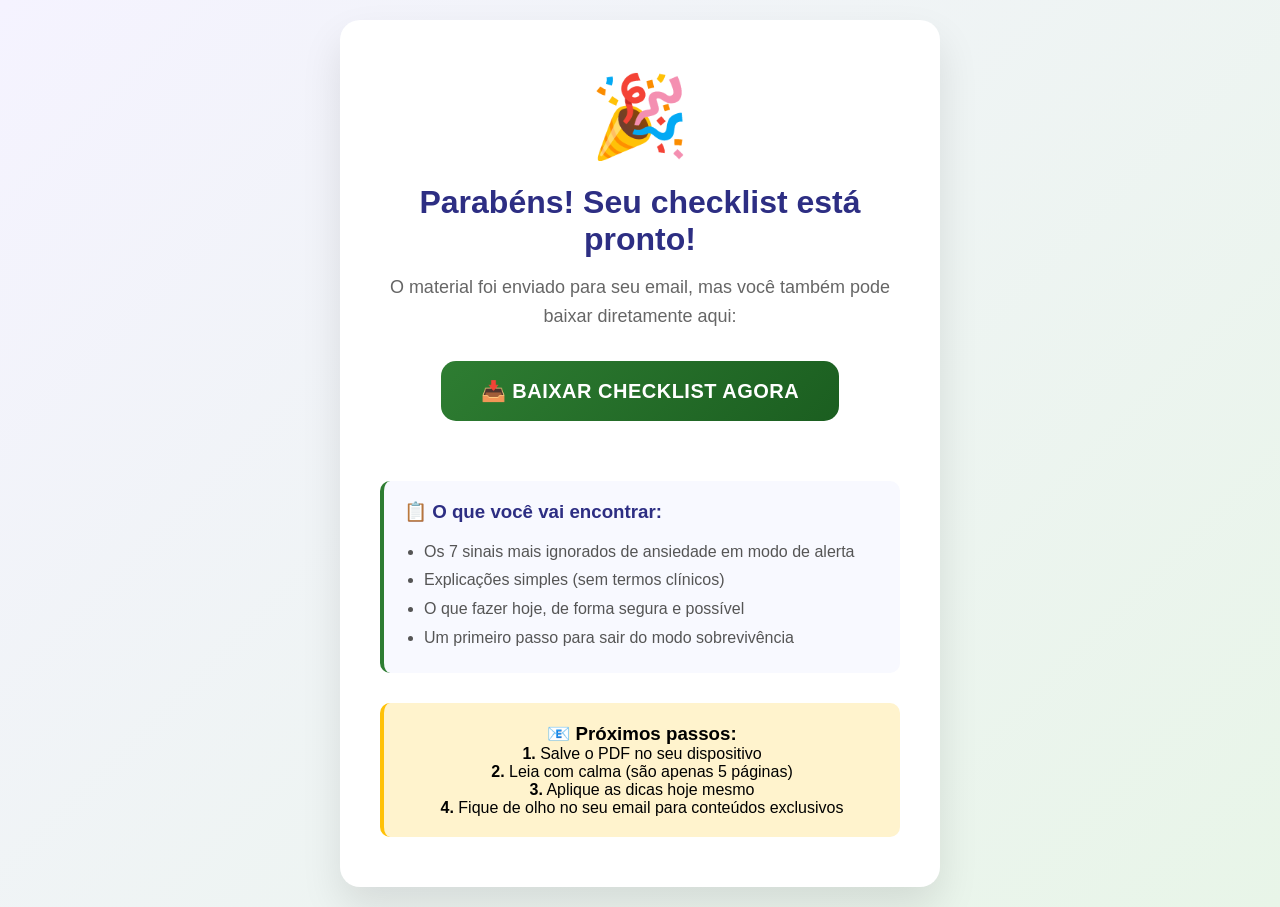
<file: obrigado.html>
<!DOCTYPE html>
<html lang="pt-br">
<head>
    <meta charset="UTF-8">
    <meta name="viewport" content="width=device-width, initial-scale=1.0">
    <title>✅ Checklist Baixado com Sucesso!</title>
    <style>
        * {
            margin: 0;
            padding: 0;
            box-sizing: border-box;
        }

        body {
            font-family: -apple-system, BlinkMacSystemFont, 'Segoe UI', Roboto, sans-serif;
            background: linear-gradient(135deg, #f5f3ff 0%, #e8f5e8 100%);
            min-height: 100vh;
            display: flex;
            align-items: center;
            justify-content: center;
            padding: 20px;
        }

        .success-container {
            background: white;
            border-radius: 20px;
            padding: 50px 40px;
            text-align: center;
            max-width: 600px;
            box-shadow: 0 20px 40px rgba(0, 0, 0, 0.1);
        }

        .success-icon {
            font-size: 80px;
            margin-bottom: 20px;
            animation: bounce 1s ease-in-out;
        }

        @keyframes bounce {
            0%, 20%, 50%, 80%, 100% { transform: translateY(0); }
            40% { transform: translateY(-20px); }
            60% { transform: translateY(-10px); }
        }

        .success-title {
            font-size: 32px;
            color: #2d2e83;
            margin-bottom: 15px;
            font-weight: 700;
        }

        .success-message {
            font-size: 18px;
            color: #666;
            margin-bottom: 30px;
            line-height: 1.6;
        }

        .download-btn {
            background: linear-gradient(135deg, #2e7d32 0%, #1b5e20 100%);
            color: white;
            padding: 18px 40px;
            font-size: 20px;
            font-weight: 700;
            border: none;
            border-radius: 15px;
            cursor: pointer;
            text-decoration: none;
            display: inline-block;
            margin-bottom: 30px;
            transition: all 0.3s ease;
            text-transform: uppercase;
            letter-spacing: 0.5px;
        }

        .download-btn:hover {
            background: linear-gradient(135deg, #1b5e20 0%, #0d4412 100%);
            transform: translateY(-3px);
            box-shadow: 0 12px 35px rgba(46, 125, 50, 0.4);
        }

        .instructions {
            background: #f8f9ff;
            border-radius: 10px;
            padding: 20px;
            margin-top: 30px;
            text-align: left;
            border-left: 4px solid #2e7d32;
        }

        .instructions h3 {
            color: #2d2e83;
            margin-bottom: 15px;
        }

        .instructions ul {
            margin-left: 20px;
            color: #555;
            line-height: 1.8;
        }

        .next-steps {
            margin-top: 30px;
            padding: 20px;
            background: #fff3cd;
            border-radius: 10px;
            border-left: 4px solid #ffc107;
        }

        @media (max-width: 480px) {
            .success-container {
                padding: 30px 20px;
            }
            
            .success-title {
                font-size: 24px;
            }
            
            .download-btn {
                font-size: 18px;
                padding: 15px 30px;
            }
        }
    </style>
</head>
<body>
    <div class="success-container">
        <div class="success-icon">🎉</div>
        
        <h1 class="success-title">Parabéns! Seu checklist está pronto!</h1>
        
        <p class="success-message">
            O material foi enviado para seu email, mas você também pode baixar diretamente aqui:
        </p>
        
        <a href="https://menteserena.online/Checklist-MenteSerena.pdf" 
           class="download-btn" 
           target="_blank"
           onclick="trackDownload()">
            📥 Baixar Checklist Agora
        </a>
        
        <div class="instructions">
            <h3>📋 O que você vai encontrar:</h3>
            <ul>
                <li>Os 7 sinais mais ignorados de ansiedade em modo de alerta</li>
                <li>Explicações simples (sem termos clínicos)</li>
                <li>O que fazer hoje, de forma segura e possível</li>
                <li>Um primeiro passo para sair do modo sobrevivência</li>
            </ul>
        </div>
        
        <div class="next-steps">
            <h3>📧 Próximos passos:</h3>
            <p>
                <strong>1.</strong> Salve o PDF no seu dispositivo<br>
                <strong>2.</strong> Leia com calma (são apenas 5 páginas)<br>
                <strong>3.</strong> Aplique as dicas hoje mesmo<br>
                <strong>4.</strong> Fique de olho no seu email para conteúdos exclusivos
            </p>
        </div>
    </div>

    <script>
        // Auto-download após 3 segundos
        setTimeout(() => {
            const link = document.createElement('a');
            link.href = 'https://menteserena.online/Checklist-MenteSerena.pdf';
            link.download = 'Checklist-7-Sinais-Ansiedade.pdf';
            link.click();
        }, 3000);

        function trackDownload() {
            // Google Analytics
            if (typeof gtag !== 'undefined') {
                gtag('event', 'pdf_download', {
                    event_category: 'engagement',
                    event_label: 'checklist_manual_download'
                });
            }
        }
    </script>
</body>
</html>
</file>
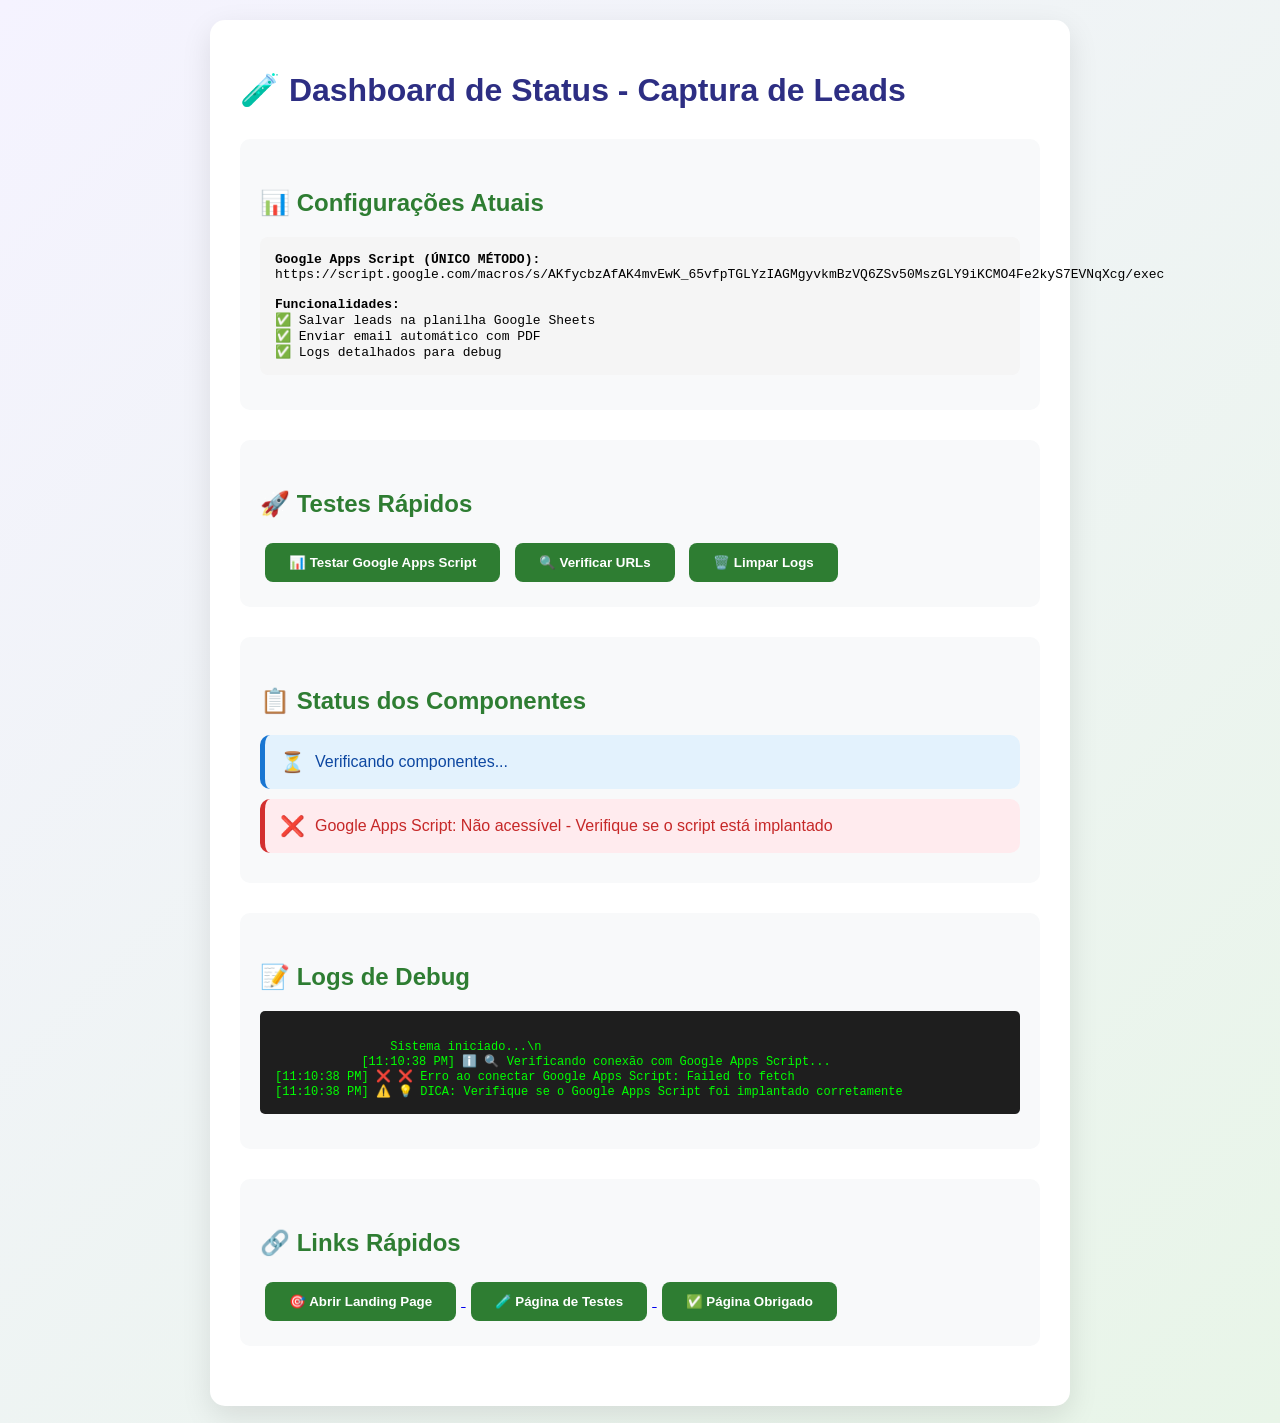
<file: status-integracao.html>
<!DOCTYPE html>
<html lang="pt-br">
<head>
    <meta charset="UTF-8">
    <meta name="viewport" content="width=device-width, initial-scale=1.0">
    <title>🧪 Status da Integração</title>
    <style>
        body {
            font-family: -apple-system, BlinkMacSystemFont, 'Segoe UI', Roboto, sans-serif;
            padding: 20px;
            background: linear-gradient(135deg, #f5f3ff 0%, #e8f5e8 100%);
            margin: 0;
        }
        .status-container {
            background: white;
            padding: 30px;
            border-radius: 15px;
            max-width: 800px;
            margin: 0 auto;
            box-shadow: 0 10px 30px rgba(0,0,0,0.1);
        }
        .status-item {
            display: flex;
            align-items: center;
            padding: 15px;
            margin: 10px 0;
            border-radius: 10px;
            border-left: 5px solid;
        }
        .success { 
            background: #e8f5e9; 
            border-color: #2e7d32; 
            color: #1b5e20;
        }
        .error { 
            background: #ffebee; 
            border-color: #d32f2f; 
            color: #c62828;
        }
        .warning { 
            background: #fff3e0; 
            border-color: #f57c00; 
            color: #ef6c00;
        }
        .info { 
            background: #e3f2fd; 
            border-color: #1976d2; 
            color: #0d47a1;
        }
        button {
            background: #2e7d32;
            color: white;
            padding: 12px 24px;
            border: none;
            border-radius: 8px;
            cursor: pointer;
            margin: 5px;
            font-weight: 600;
        }
        button:hover {
            background: #1b5e20;
            transform: translateY(-2px);
        }
        .test-section {
            margin: 30px 0;
            padding: 20px;
            background: #f8f9fa;
            border-radius: 10px;
        }
        .logs {
            background: #1e1e1e;
            color: #00ff00;
            padding: 15px;
            border-radius: 5px;
            font-family: 'Courier New', monospace;
            font-size: 12px;
            max-height: 300px;
            overflow-y: auto;
            white-space: pre-wrap;
            margin: 15px 0;
        }
        .config-info {
            background: #f5f5f5;
            padding: 15px;
            border-radius: 8px;
            margin: 15px 0;
            font-family: monospace;
            font-size: 13px;
        }
        h1 { color: #2d2e83; }
        h2 { color: #2e7d32; margin-top: 30px; }
        .icon { font-size: 20px; margin-right: 10px; }
    </style>
</head>
<body>
    <div class="status-container">
        <h1>🧪 Dashboard de Status - Captura de Leads</h1>
        
        <div class="test-section">
            <h2>📊 Configurações Atuais</h2>
            <div class="config-info" id="config-info">
                Carregando configurações...
            </div>
        </div>

        <div class="test-section">
            <h2>🚀 Testes Rápidos</h2>
            <button onclick="testarGoogleSheets()">📊 Testar Google Apps Script</button>
            <button onclick="verificarConexoes()">🔍 Verificar URLs</button>
            <button onclick="limparLogs()">🗑️ Limpar Logs</button>
        </div>

        <div class="test-section">
            <h2>📋 Status dos Componentes</h2>
            <div id="status-components">
                <div class="status-item info">
                    <span class="icon">⏳</span>
                    Verificando componentes...
                </div>
            </div>
        </div>

        <div class="test-section">
            <h2>📝 Logs de Debug</h2>
            <div class="logs" id="logs">
                Sistema iniciado...\n
            </div>
        </div>

        <div class="test-section">
            <h2>🔗 Links Rápidos</h2>
            <a href="checklist-gratuito.html" target="_blank">
                <button>🎯 Abrir Landing Page</button>
            </a>
            <a href="teste-integracao.html" target="_blank">
                <button>🧪 Página de Testes</button>
            </a>
            <a href="obrigado.html" target="_blank">
                <button>✅ Página Obrigado</button>
            </a>
        </div>
    </div>

    <script>
        // Configurações (apenas Google Apps Script)
        const GOOGLE_SCRIPT_URL = 'https://script.google.com/macros/s/AKfycbzAfAK4mvEwK_65vfpTGLYzIAGMgyvkmBzVQ6ZSv50MszGLY9iKCMO4Fe2kyS7EVNqXcg/exec';

        function log(message, type = 'info') {
            const logs = document.getElementById('logs');
            const timestamp = new Date().toLocaleTimeString();
            const prefix = type === 'error' ? '❌' : type === 'success' ? '✅' : type === 'warning' ? '⚠️' : 'ℹ️';
            logs.textContent += `[${timestamp}] ${prefix} ${message}\n`;
            logs.scrollTop = logs.scrollHeight;
            console.log(message);
        }

        function limparLogs() {
            document.getElementById('logs').textContent = 'Logs limpos...\n';
        }

        function updateStatus(component, status, message) {
            const container = document.getElementById('status-components');
            const existing = document.querySelector(`[data-component="${component}"]`);
            
            if (existing) {
                existing.remove();
            }
            
            const statusClass = status === 'success' ? 'success' : 
                               status === 'error' ? 'error' : 
                               status === 'warning' ? 'warning' : 'info';
            
            const icon = status === 'success' ? '✅' : 
                        status === 'error' ? '❌' : 
                        status === 'warning' ? '⚠️' : 'ℹ️';
            
            const div = document.createElement('div');
            div.className = `status-item ${statusClass}`;
            div.setAttribute('data-component', component);
            div.innerHTML = `<span class="icon">${icon}</span>${component}: ${message}`;
            
            container.appendChild(div);
        }

        // Inicialização
        document.addEventListener('DOMContentLoaded', function() {
            mostrarConfiguracoes();
            verificarConexoes();
        });

        function mostrarConfiguracoes() {
            const configInfo = document.getElementById('config-info');
            configInfo.innerHTML = `
                <strong>Google Apps Script (ÚNICO MÉTODO):</strong><br>
                ${GOOGLE_SCRIPT_URL}<br><br>
                <strong>Funcionalidades:</strong><br>
                ✅ Salvar leads na planilha Google Sheets<br>
                ✅ Enviar email automático com PDF<br>
                ✅ Logs detalhados para debug
            `;
        }

        async function verificarConexoes() {
            log('🔍 Verificando conexão com Google Apps Script...', 'info');
            
            try {
                const response = await fetch(GOOGLE_SCRIPT_URL, {
                    method: 'GET',
                    mode: 'cors'
                });
                if (response.ok) {
                    updateStatus('Google Apps Script', 'success', 'URL acessível');
                    log('✅ Google Apps Script URL está acessível', 'success');
                } else {
                    updateStatus('Google Apps Script', 'warning', `HTTP ${response.status}`);
                    log(`⚠️ Google Apps Script retornou status ${response.status}`, 'warning');
                }
            } catch (error) {
                updateStatus('Google Apps Script', 'error', 'Não acessível - Verifique se o script está implantado');
                log(`❌ Erro ao conectar Google Apps Script: ${error.message}`, 'error');
                log('💡 DICA: Verifique se o Google Apps Script foi implantado corretamente', 'warning');
            }
        }

        async function testarGoogleSheets() {
            log('🚀 Testando Google Apps Script completo...', 'info');
            
            const testData = {
                nome: 'Teste Status Dashboard',
                email: `teste.dashboard.${Date.now()}@exemplo.com`,
                timestamp: new Date().toISOString(),
                source: 'dashboard-status'
            };

            log(`📊 Dados de teste: ${JSON.stringify(testData)}`, 'info');

            const params = new URLSearchParams();
            Object.keys(testData).forEach(key => {
                params.append(key, testData[key]);
            });

            try {
                log('📡 Enviando requisição...', 'info');
                const response = await fetch(GOOGLE_SCRIPT_URL, {
                    method: 'POST',
                    headers: {
                        'Content-Type': 'application/x-www-form-urlencoded',
                    },
                    body: params
                });

                log(`📊 Status da resposta: ${response.status} ${response.statusText}`, 'info');

                const text = await response.text();
                log(`📊 Resposta completa: ${text}`, 'info');

                try {
                    const data = JSON.parse(text);
                    log(`📊 JSON parseado: ${JSON.stringify(data, null, 2)}`, 'info');
                    
                    if (data.result === 'success') {
                        updateStatus('Teste Google Apps Script', 'success', 'Funcionando perfeitamente!');
                        log('✅ SUCESSO TOTAL! Lead salvo na planilha E email enviado!', 'success');
                        log(`📧 Email enviado: ${data.data?.emailSent ? 'SIM' : 'NÃO'}`, data.data?.emailSent ? 'success' : 'warning');
                    } else {
                        updateStatus('Teste Google Apps Script', 'error', data.message);
                        log(`❌ Falha: ${data.message}`, 'error');
                    }
                } catch (e) {
                    updateStatus('Teste Google Apps Script', 'warning', 'Resposta não-JSON');
                    log('⚠️ Resposta não é JSON válido, mas pode ter funcionado', 'warning');
                }
            } catch (error) {
                updateStatus('Teste Google Apps Script', 'error', error.message);
                log(`❌ ERRO CRÍTICO: ${error.message}`, 'error');
                
                if (error.message.includes('network') || error.message.includes('fetch')) {
                    log('💡 SOLUÇÃO: Verifique se o Google Apps Script está implantado corretamente', 'info');
                    log('💡 Acesse script.google.com > Implantar > Nova implantação > Tipo: Aplicativo da Web', 'info');
                }
            }
        }
    </script>
</body>
</html>
</file>
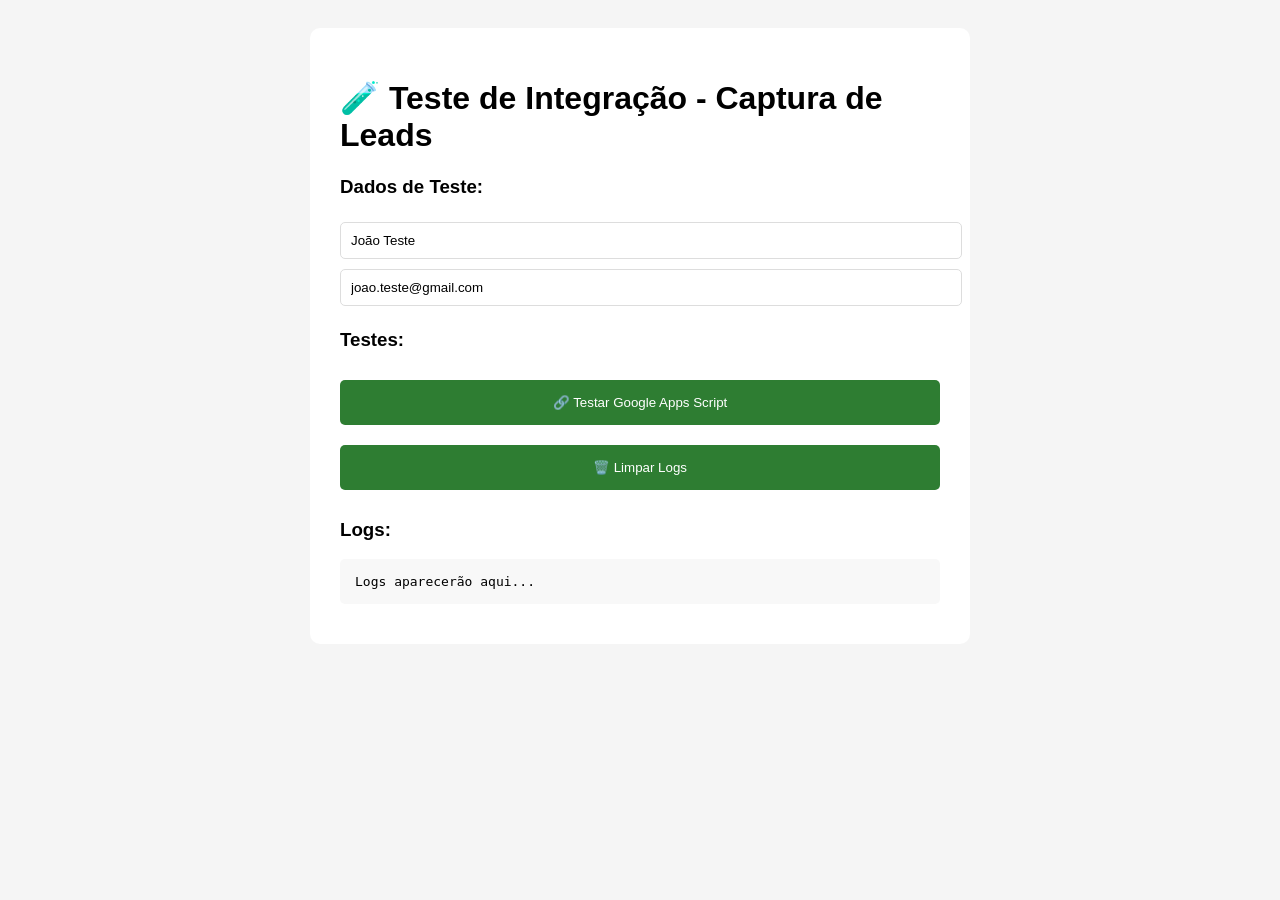
<file: teste-integracao.html>
<!DOCTYPE html>
<html lang="pt-br">
<head>
    <meta charset="UTF-8">
    <meta name="viewport" content="width=device-width, initial-scale=1.0">
    <title>Teste de Integração</title>
    <style>
        body {
            font-family: Arial, sans-serif;
            padding: 20px;
            background: #f5f5f5;
        }
        .test-container {
            background: white;
            padding: 30px;
            border-radius: 10px;
            max-width: 600px;
            margin: 0 auto;
        }
        button {
            background: #2e7d32;
            color: white;
            padding: 15px 30px;
            border: none;
            border-radius: 5px;
            cursor: pointer;
            margin: 10px 0;
            width: 100%;
        }
        button:hover {
            background: #1b5e20;
        }
        .log {
            background: #f8f8f8;
            padding: 15px;
            border-radius: 5px;
            margin: 10px 0;
            font-family: monospace;
            white-space: pre-wrap;
            max-height: 300px;
            overflow-y: auto;
        }
        input {
            width: 100%;
            padding: 10px;
            margin: 5px 0;
            border: 1px solid #ddd;
            border-radius: 5px;
        }
    </style>
</head>
<body>
    <div class="test-container">
        <h1>🧪 Teste de Integração - Captura de Leads</h1>
        
        <h3>Dados de Teste:</h3>
        <input type="text" id="nome" placeholder="Nome de teste" value="João Teste">
        <input type="email" id="email" placeholder="Email de teste" value="joao.teste@gmail.com">
        
        <h3>Testes:</h3>
        <button onclick="testarGoogleSheets()">🔗 Testar Google Apps Script</button>
        <button onclick="limparLogs()">🗑️ Limpar Logs</button>
        
        <h3>Logs:</h3>
        <div id="logs" class="log">Logs aparecerão aqui...</div>
    </div>

    <script>
        const GOOGLE_SCRIPT_URL = 'https://script.google.com/macros/s/AKfycbzAfAK4mvEwK_65vfpTGLYzIAGMgyvkmBzVQ6ZSv50MszGLY9iKCMO4Fe2kyS7EVNqXcg/exec';

        function log(message) {
            const logs = document.getElementById('logs');
            const timestamp = new Date().toLocaleTimeString();
            logs.textContent += `[${timestamp}] ${message}\n`;
            logs.scrollTop = logs.scrollHeight;
            console.log(message);
        }

        function limparLogs() {
            document.getElementById('logs').textContent = 'Logs limpos...\n';
        }

        function testarGoogleSheets() {
            const nome = document.getElementById('nome').value;
            const email = document.getElementById('email').value;
            
            log('🚀 Iniciando teste Google Apps Script...');
            log(`📊 URL: ${GOOGLE_SCRIPT_URL}`);
            log(`👤 Dados: nome="${nome}", email="${email}"`);
            
            const params = new URLSearchParams();
            params.append('nome', nome);
            params.append('email', email);
            params.append('timestamp', new Date().toISOString());
            params.append('source', 'teste-manual');
            
            log(`📊 Parâmetros: ${params.toString()}`);
            
            fetch(GOOGLE_SCRIPT_URL, {
                method: 'POST',
                headers: {
                    'Content-Type': 'application/x-www-form-urlencoded',
                },
                body: params
            })
            .then(response => {
                log(`📊 Response Status: ${response.status} ${response.statusText}`);
                return response.text();
            })
            .then(text => {
                log(`📊 Response Text: ${text}`);
                try {
                    const data = JSON.parse(text);
                    log(`📊 Response JSON: ${JSON.stringify(data, null, 2)}`);
                    if (data.result === 'success') {
                        log('✅ Google Apps Script: SUCESSO! Lead salvo e email enviado!');
                    } else {
                        log(`❌ Google Apps Script: ERRO - ${data.message}`);
                    }
                } catch (e) {
                    log(`❌ Google Apps Script: Erro ao parsear JSON - ${e.message}`);
                }
            })
            .catch(error => {
                log(`❌ Google Apps Script: Erro de rede - ${error.message}`);
            });
        }
    </script>
</body>
</html>
</file>
<file: assistente-mente-serena/style.css>
/* ===== RESET E CONFIGURAÇÕES BÁSICAS ===== */
* {
    margin: 0;
    padding: 0;
    box-sizing: border-box;
}

body {
    font-family: -apple-system, BlinkMacSystemFont, 'Segoe UI', Roboto, 'Helvetica Neue', Arial, sans-serif;
    line-height: 1.6;
    background: linear-gradient(135deg, #f0f4f8 0%, #d6e8f5 100%);
    min-height: 100vh;
    color: #2d3748;
}

/* ===== CONTAINER PRINCIPAL ===== */
.container {
    max-width: 600px;
    margin: 0 auto;
    padding: 20px;
    min-height: 100vh;
    display: flex;
    align-items: center;
    justify-content: center;
}

/* ===== SISTEMA DE TELAS ===== */
.tela {
    display: none;
    width: 100%;
    animation: fadeIn 0.5s ease-in-out;
}

.tela.ativa {
    display: block;
}

@keyframes fadeIn {
    from { opacity: 0; transform: translateY(20px); }
    to { opacity: 1; transform: translateY(0); }
}

/* ===== CARDS ===== */
.card {
    background: white;
    border-radius: 20px;
    padding: 40px 30px;
    box-shadow: 0 10px 40px rgba(0, 0, 0, 0.1);
    border: 1px solid rgba(255, 255, 255, 0.2);
    backdrop-filter: blur(10px);
}

/* ===== TELA INICIAL ===== */
.card h1 {
    font-size: 2.2rem;
    font-weight: 700;
    text-align: center;
    margin-bottom: 25px;
    color: #2b6cb0;
    line-height: 1.3;
}

.texto-explicativo {
    font-size: 1.1rem;
    text-align: center;
    margin-bottom: 20px;
    color: #4a5568;
}

.subtexto {
    font-size: 0.95rem;
    text-align: center;
    margin-bottom: 35px;
    color: #718096;
    font-style: italic;
}

/* ===== BOTÕES ===== */
.btn-principal {
    background: linear-gradient(135deg, #3182ce 0%, #2b6cb0 100%);
    color: white;
    border: none;
    padding: 16px 32px;
    border-radius: 12px;
    font-size: 1.1rem;
    font-weight: 600;
    cursor: pointer;
    transition: all 0.3s ease;
    width: 100%;
    text-align: center;
    box-shadow: 0 4px 15px rgba(49, 130, 206, 0.3);
}

.btn-principal:hover {
    transform: translateY(-2px);
    box-shadow: 0 6px 20px rgba(49, 130, 206, 0.4);
}

.btn-principal:disabled {
    background: #cbd5e0;
    cursor: not-allowed;
    transform: none;
    box-shadow: none;
}

.btn-secundario {
    background: #f7fafc;
    color: #4a5568;
    border: 2px solid #e2e8f0;
    padding: 12px 24px;
    border-radius: 12px;
    font-size: 1rem;
    font-weight: 500;
    cursor: pointer;
    transition: all 0.3s ease;
}

.btn-secundario:hover {
    background: #edf2f7;
    border-color: #cbd5e0;
}

.btn-secundario:disabled {
    opacity: 0.5;
    cursor: not-allowed;
}

.btn-comprar {
    background: linear-gradient(135deg, #38a169 0%, #2f855a 100%);
    color: white;
    text-decoration: none;
    padding: 18px 32px;
    border-radius: 12px;
    font-size: 1.2rem;
    font-weight: 700;
    display: inline-block;
    transition: all 0.3s ease;
    box-shadow: 0 4px 15px rgba(56, 161, 105, 0.3);
    width: 100%;
    text-align: center;
    margin-top: 20px;
}

.btn-comprar:hover {
    transform: translateY(-2px);
    box-shadow: 0 6px 20px rgba(56, 161, 105, 0.4);
}

/* ===== QUESTIONÁRIO ===== */
.progresso {
    display: flex;
    justify-content: space-between;
    align-items: center;
    margin-bottom: 30px;
}

.barra-progresso {
    flex: 1;
    height: 8px;
    background: #e2e8f0;
    border-radius: 4px;
    overflow: hidden;
    margin-right: 15px;
}

.progresso-fill {
    height: 100%;
    background: linear-gradient(90deg, #3182ce 0%, #2b6cb0 100%);
    width: 0%;
    transition: width 0.3s ease;
}

#pergunta-contador {
    font-size: 0.9rem;
    color: #718096;
    font-weight: 500;
    white-space: nowrap;
}

.pergunta {
    display: none;
}

.pergunta.ativa {
    display: block;
    animation: slideIn 0.4s ease;
}

@keyframes slideIn {
    from { opacity: 0; transform: translateX(30px); }
    to { opacity: 1; transform: translateX(0); }
}

.pergunta h3 {
    font-size: 1.3rem;
    margin-bottom: 25px;
    color: #2d3748;
    line-height: 1.4;
}

.escala {
    display: flex;
    flex-direction: column;
    gap: 15px;
    margin-bottom: 30px;
}

.escala.especial {
    gap: 12px;
}

.opcao-escala {
    display: flex;
    align-items: center;
    padding: 15px;
    background: #f7fafc;
    border: 2px solid #e2e8f0;
    border-radius: 12px;
    cursor: pointer;
    transition: all 0.3s ease;
}

.opcao-escala:hover {
    background: #edf2f7;
    border-color: #cbd5e0;
}

.opcao-escala input[type="radio"] {
    margin-right: 12px;
    transform: scale(1.2);
}

.opcao-escala input[type="radio"]:checked + .opcao-texto {
    font-weight: 600;
    color: #2b6cb0;
}

.opcao-escala:has(input[type="radio"]:checked) {
    background: #ebf8ff;
    border-color: #3182ce;
}

.opcao-texto {
    font-size: 1rem;
    color: #4a5568;
    transition: all 0.3s ease;
}

.botoes-navegacao {
    display: flex;
    gap: 15px;
    margin-top: 40px;
}

.botoes-navegacao button {
    flex: 1;
}

/* ===== TELA DE RESULTADO ===== */
.resultado {
    text-align: center;
}

.resultado h2 {
    font-size: 1.3rem;
    color: #4a5568;
    margin-bottom: 10px;
}

.estado-titulo {
    font-size: 2.5rem;
    font-weight: 700;
    color: #2b6cb0;
    margin-bottom: 20px;
    line-height: 1.2;
}

.estado-explicacao {
    font-size: 1.1rem;
    color: #4a5568;
    margin-bottom: 35px;
    line-height: 1.6;
}

.secao-direcionamento,
.secao-audio {
    text-align: left;
    margin-bottom: 30px;
}

.secao-direcionamento h3,
.secao-audio h3 {
    font-size: 1.2rem;
    color: #2d3748;
    margin-bottom: 15px;
    font-weight: 600;
}

.lista-materiais,
.lista-audios {
    background: #f7fafc;
    border-radius: 12px;
    padding: 20px;
    border-left: 4px solid #3182ce;
}

.material-item,
.audio-item {
    margin-bottom: 12px;
    font-size: 1rem;
    color: #4a5568;
    line-height: 1.5;
}

.material-item:last-child,
.audio-item:last-child {
    margin-bottom: 0;
}

.material-item strong {
    color: #2d3748;
}

.cta-protocolo {
    background: linear-gradient(135deg, #f0fff4 0%, #e6fffa 100%);
    border: 2px solid #68d391;
    border-radius: 16px;
    padding: 25px;
    margin: 30px 0;
    text-align: center;
}

.texto-protocolo {
    font-size: 1.1rem;
    color: #2d3748;
    margin-bottom: 0;
}

#btn-refazer {
    margin-top: 25px;
    width: 100%;
}

/* ===== RESPONSIVIDADE ===== */
@media (max-width: 768px) {
    .container {
        padding: 15px;
    }
    
    .card {
        padding: 30px 20px;
    }
    
    .card h1 {
        font-size: 1.8rem;
    }
    
    .estado-titulo {
        font-size: 2rem;
    }
    
    .botoes-navegacao {
        flex-direction: column;
    }
    
    .botoes-navegacao button {
        width: 100%;
    }
}

@media (max-width: 480px) {
    .card {
        padding: 25px 15px;
    }
    
    .card h1 {
        font-size: 1.6rem;
    }
    
    .estado-titulo {
        font-size: 1.8rem;
    }
    
    .pergunta h3 {
        font-size: 1.1rem;
    }
    
    .opcao-escala {
        padding: 12px;
    }
}

/* ===== ACESSIBILIDADE ===== */
@media (prefers-reduced-motion: reduce) {
    * {
        animation-duration: 0.01ms !important;
        animation-iteration-count: 1 !important;
        transition-duration: 0.01ms !important;
    }
}

input[type="radio"]:focus {
    outline: 3px solid #63b3ed;
    outline-offset: 2px;
}

button:focus {
    outline: 3px solid #63b3ed;
    outline-offset: 2px;
}

/* ===== ESTADOS DE LOADING ===== */
.loading {
    opacity: 0.6;
    pointer-events: none;
}

.btn-principal.loading::after {
    content: '';
    width: 16px;
    height: 16px;
    border: 2px solid transparent;
    border-top: 2px solid white;
    border-radius: 50%;
    display: inline-block;
    animation: spin 1s linear infinite;
    margin-left: 10px;
}

@keyframes spin {
    0% { transform: rotate(0deg); }
    100% { transform: rotate(360deg); }
}
</file>
<file: css/style.css>
:root{
  --bg: #f3f4f6;
  --card: #ffffff;
  --ink: #1f2937;
  --muted: #2d2e83;
  --purple: #8b5cf6;
  --purple-700:#6d28d9;
  --green: #2e7d32;
  --green-700:#1b5e20;
  --line:#e5e7eb;
  --shadow: 0 18px 45px rgba(31,41,55,.10);
  --radius: 18px;
}

*{box-sizing:border-box}
html,body{margin:0;padding:0;font-family: Roboto, ui-sans-serif, system-ui, -apple-system, Segoe UI, Arial, "Noto Sans", "Helvetica Neue", sans-serif;color:var(--ink);background:var(--bg);}
a{color:inherit}
img{max-width:100%;height:auto;display:block}
.container{width:min(1100px, 92vw); margin:0 auto;}
.section{padding:72px 0;}
.section.tight{padding:48px 0;}
.card{background:var(--card); border-radius:var(--radius); box-shadow:var(--shadow); overflow:hidden;}
.grid{display:grid; gap:32px;}
.grid.two{grid-template-columns: 1.1fr .9fr;}
.grid.two.equal{grid-template-columns: 1fr 1fr;}
@media (max-width: 860px){
  .grid.two, .grid.two.equal{grid-template-columns: 1fr;}
}

.kicker{font-size:14px; letter-spacing:.08em; text-transform:uppercase; color:#2d2e83; margin:0 0 12px;}
.h1{font-size: clamp(28px, 3.2vw, 42px); line-height:1.15; margin:0 0 14px; font-weight:800;}
.h2{font-size: clamp(22px, 2.2vw, 32px); line-height:1.2; margin:0 0 10px; font-weight:800; color:#3940a7;}
.p{font-size: 20px; line-height:1.7; color:#2d2e83; margin:0;}
.p strong{color:#2d2e83;font-weight: 800;}
.center{text-align:center}
.badge-row{display:flex; gap:12px; flex-wrap:wrap; margin-top:18px; color:var(--muted); font-size:13px;}
.badge-row span{display:inline-flex; align-items:center; gap:8px; padding:8px 10px; background:#fff; border:1px solid var(--line); border-radius:999px;}

.btn{
  display:inline-flex; align-items:center; justify-content:center;
  padding:13px 18px; border-radius:12px; border:0; cursor:pointer;
  font-weight:800; letter-spacing:.02em; text-decoration:none;
  transition: all .3s ease;
  user-select:none;
  position: relative;
  overflow: hidden;
}

.btn:hover{
  transform: translateY(-2px);
  box-shadow: 0 8px 25px rgba(0,0,0,.15);
}

.btn:active{
  transform: translateY(0px);
  box-shadow: 0 4px 15px rgba(0,0,0,.1);
}

.btn.primary{
  background:linear-gradient(180deg, var(--purple), var(--purple-700)); 
  color:#fff;
}

.btn.primary:hover{
  background:linear-gradient(180deg, #9333ea, #7c3aed);
}

.btn.green{
  background:linear-gradient(180deg, #2f9e44, var(--green-700)); 
  color:#fff;
  position: relative;
}

.btn.green::before {
  content: '';
  position: absolute;
  top: 0;
  left: -100%;
  width: 100%;
  height: 100%;
  background: linear-gradient(90deg, transparent, rgba(255,255,255,0.2), transparent);
  transition: left 0.5s;
}

.btn.green:hover {
  background: linear-gradient(180deg, #38a952, #1b5e20);
  transform: translateY(-3px);
  box-shadow: 0 10px 30px rgba(46, 125, 50, 0.3);
}

.btn.green:hover::before {
  left: 100%;
}

.btn.green:active {
  transform: translateY(-1px);
  box-shadow: 0 6px 20px rgba(46, 125, 50, 0.2);
}

.btn.outline{
  background:transparent; 
  border:1px solid var(--line); 
  color:var(--ink);
}

.btn.outline:hover{
  background: var(--card);
  border-color: var(--purple);
  color: var(--purple);
}

/* Animação de pulso para botões de conversão importantes */
@keyframes pulse-green {
  0% {
    box-shadow: 0 10px 30px rgba(46, 125, 50, 0.3);
  }
  50% {
    box-shadow: 0 10px 30px rgba(46, 125, 50, 0.5);
  }
  100% {
    box-shadow: 0 10px 30px rgba(46, 125, 50, 0.3);
  }
}

/* Efeito especial para CTAs principais */
.btn.green.pulse {
  animation: pulse-green 2s infinite;
}

/* Efeito de brilho nos botões principais */
.btn.green::after {
  content: '';
  position: absolute;
  top: -50%;
  left: -50%;
  width: 200%;
  height: 200%;
  background: radial-gradient(circle, rgba(255,255,255,0.1) 0%, transparent 70%);
  transform: scale(0);
  transition: transform 0.6s ease;
}

.btn.green:hover::after {
  transform: scale(1);
}

/* Micro animação no texto do botão */
.btn:hover {
  letter-spacing: .03em;
}

.hero{
  padding:56px 0 10px;
}
.hero-card{
  border-radius: 26px;
  background: linear-gradient(180deg, rgba(255,255,255,.96), rgba(255,255,255,.86));
  border: 1px solid rgba(229,231,235,.9);
}
.hero-inner{padding:44px;}
.hero .h1{color:#1d2e8f}
.hero .sub{margin-top:10px;}
.hero-art{
  display:flex; align-items:center; justify-content:center;
}
.hero-art img{filter: drop-shadow(0 25px 55px rgba(0,0,0,.18)); border-radius:18px;}
@media(max-width:860px){
  .hero-inner{padding:28px;}
  .hero{padding-top:32px;}
}

.intro{
  color:#2d2e83;
  font-weight:400;
  font-size: 23px;
  line-height:1.7;
  margin:0;
}

.split-card{padding:36px;}
.split-card .h2{margin-bottom:10px;}
.list{margin:16px 0 0; padding-left:18px; color:#2d2e83; line-height:1.75;}
.list li{margin:6px 0;}
.note{margin-top:14px; color:#2d2e83; font-size:14px;}
.photo{
  border-radius:16px;
  overflow:hidden;
  border: 1px solid rgba(229,231,235,.9);
}

.checklist{display:grid; gap:10px; margin-top:16px;}
.check{display:flex; gap:10px; align-items:flex-start; color:#2d2e83; font-size:20px; line-height:1.6;}
.check i{
  width:20px;height:20px;border-radius:999px;background:#e0f2fe;
  display:inline-flex;align-items:center;justify-content:center; flex:0 0 auto;
  margin-top:1px; color:#0284c7; font-style:normal; font-weight:900;
}
.check.good i{background:#dcfce7; color:#16a34a;}
.check.bad i{background:#fee2e2; color:#ef4444;}

.band{
  background: #dfead7;
  border-radius: 18px;
  overflow:hidden;
  border:1px solid rgba(229,231,235,.8);
}
.band .band-head{
  background: #69b33b;
  color:#fff;
  padding:16px 18px;
  font-weight:900;
  text-align:center;
  letter-spacing:.06em;
}
.band .band-body{
  padding:22px 18px;
  text-align:center;
}
.price{
  font-size: clamp(26px, 3vw, 40px);
  font-weight:900;
  color:#0b5a15;
  display:flex; justify-content:center; align-items:baseline; gap:10px;
}
.price small{font-size:14px; color:#166534; font-weight:800;}
.small{font-size:13px; color:#2d2e83; line-height:1.6;}

.guarantee{
  display:flex; gap:16px; align-items:center; justify-content:center;
  margin-top:60px;
}
.guarantee img{width:450px; height:auto;}
.guarantee .box{
  background: #f7ecd2;
  border-radius: 14px;
  padding:14px 16px;
  border:1px solid rgba(229,231,235,.7);
  max-width:520px;
  color:#6b4c18;
  font-size:13px; line-height:1.5;
}

/* Estilo para o badge da seção de garantia */
.garantia-badge {
  width: 200px;
  height: auto;
  margin-bottom: 30px;
  filter: drop-shadow(0 6px 12px rgba(0,0,0,0.2));
  transition: transform 0.3s ease;
}

.garantia-badge:hover {
  transform: scale(1.08);
}

@media screen and (max-width: 768px) {
  .garantia-badge {
    width: 160px;
  }
}

@media screen and (max-width: 480px) {
  .garantia-badge {
    width: 130px;
  }
}

.footer{
  padding:22px 0 36px;
  color:#6b7280;
  font-size:12px;
  text-align:center;
}
.hr{height:1px; background:rgba(229,231,235,.9); border:0; margin:0;}

/* FAQ Accordion Styles */
.faq-container {
  display: flex;
  flex-direction: column;
  gap: 12px;
}

.faq-item {
  background: var(--card);
  border-radius: 12px;
  border: 1px solid var(--line);
  overflow: hidden;
  transition: all 0.3s ease;
}

.faq-item:hover {
  box-shadow: 0 4px 20px rgba(31,41,55,.08);
}

.faq-question {
  display: flex;
  justify-content: space-between;
  align-items: center;
  padding: 20px 24px;
  cursor: pointer;
  font-weight: 600;
  font-size: 18px;
  color: #2d2e83;
  transition: background-color 0.3s ease;
  user-select: none;
}

.faq-question:hover {
  background-color: #f8f9fa;
}

.faq-icon {
  font-size: 24px;
  font-weight: bold;
  color: #2d2e83;
  transition: transform 0.3s ease;
  min-width: 24px;
  text-align: center;
}

.faq-item.active .faq-icon {
  transform: rotate(45deg);
}

.faq-answer {
  max-height: 0;
  overflow: hidden;
  transition: max-height 0.4s ease;
  background-color: #fafbfc;
}

.faq-answer p {
  padding: 0 24px 20px 24px;
  margin: 0;
  font-size: 16px;
  line-height: 1.6;
  color: #374151;
}

@media (max-width: 768px) {
  .faq-question {
    padding: 16px 20px;
    font-size: 16px;
  }
  
  .faq-answer p {
    padding: 0 20px 16px 20px;
    font-size: 15px;
  }
}

/* Bonus Cards Styles */
.bonus-grid {
  display: grid;
  grid-template-columns: repeat(auto-fit, minmax(300px, 1fr));
  gap: 30px;
  margin-bottom: 40px;
}

.bonus-card {
  background: #ffffff;
  border-radius: 20px;
  padding: 24px;
  box-shadow: 0 8px 25px rgba(109, 40, 217, 0.1);
  border: 1px solid rgba(109, 40, 217, 0.1);
  text-align: center;
  transition: all 0.3s ease;
  position: relative;
  overflow: hidden;
}

.bonus-card::before {
  content: '';
  position: absolute;
  top: 0;
  left: 0;
  right: 0;
  height: 4px;
  background: linear-gradient(90deg, #8b5cf6, #6d28d9);
}

.bonus-card:hover {
  transform: translateY(-8px);
  box-shadow: 0 15px 40px rgba(109, 40, 217, 0.15);
  border-color: rgba(109, 40, 217, 0.2);
}

.bonus-image {
  margin-bottom: 20px;
  border-radius: 12px;
  overflow: hidden;
  background: #f8fafc;
  padding: 0;
  height: 200px;
  display: flex;
  align-items: center;
  justify-content: center;
}

.bonus-image img {
  width: 100%;
  height: 100%;
  object-fit: cover;
  display: block;
}

.bonus-content {
  text-align: left;
}

.bonus-title {
  font-size: 23px;
  font-weight: 700;
  color: #4c1d95;
  margin: 0 0 12px 0;
  line-height: 1.3;
}

.bonus-subtitle {
  font-size: 16px;
  color: #6b7280;
  line-height: 1.6;
  margin: 0;
}

@media (max-width: 768px) {
  .bonus-grid {
    grid-template-columns: 1fr;
    gap: 20px;
  }
  
  .bonus-card {
    padding: 20px;
  }
  
  .bonus-title {
    font-size: 20px;
  }
  
  .bonus-subtitle {
    font-size: 14px;
  }
}

/* Hero Section Styles */
.hero-section {
  background: #eae9f7;
  margin: 0;
  padding-top: 0;
  padding-bottom: 0;
}

.oferta-completa-container {
  text-align: center;
  margin: 40px 0;
}

.oferta-completa-img {
  width: 100%;
  max-width: 100%;
  height: auto;
  margin: 0 auto;
  display: block;
  border-radius: 15px;
}

@media (min-width: 768px) {
  .oferta-completa-img {
    max-width: 40% !important;
  }
}

.hero-headline {
  font-size: 37px;
  margin: 40px 0 14px;
  font-weight: 500;
  text-align: center;
}

.hero-subtitle {
  font-size: 18px;
  font-weight: 400;
  line-height: 26px;
  text-align: center;
}

.cta-info {
  text-align: center;
  margin-top: 14px;
  font-size: 14px;
  color: #2d2e83;
  opacity: 0.85;
}

/* Seção Idealizadora - Classes adicionais */
.idealizadora-section {
  background: #fff;
}

.idealizadora-title {
  margin-bottom: 16px;
  font-size: 36px;
  font-weight: 600;
  color: #2d2e83;
}

.trust-box {
  background: #f8f9fa;
  padding: 16px;
  border-radius: 12px;
  border-left: 4px solid #2d2e83;
  margin: 0 0 18px;
}

.trust-text {
  margin: 0;
  font-size: 16px;
  color: #2d2e83;
}

.intro-text {
  font-size: 18px;
  line-height: 1.7;
  margin-bottom: 16px;
  color: #2d2e83;
}

@media (max-width: 768px) {
  .idealizadora-title {
    font-size: 28px;
  }
  
  .intro-text {
    font-size: 16px;
  }
}

/* Section Backgrounds */
.bg-white { background: #fff; }
.bg-light-purple { background: #eae9f7; }
.bg-light-blue { background: #f0f8ff; }
.bg-light-gray { background: #f8f9fa; }
.bg-light-green { background: #e8f5e8; }
.bg-nature-green { background: #e6f1d8; }
.bg-bonus-purple { background: #f5f3ff; }

/* Content Spacing */
.section-content {
  max-width: 1000px;
  margin: 0 auto;
}

.section-content-narrow {
  max-width: 800px;
  margin: 0 auto;
}

.section-content-wide {
  max-width: 900px;
  margin: 0 auto;
}

/* Typography Helpers */
.section-title {
  margin-bottom: 20px;
  font-size: 48px;
  font-weight: 500;
  text-align: center;
}

.section-subtitle {
  font-size: 20px;
  text-align: center;
  margin-bottom: 50px;
  color: #2d2e83;
  font-weight: 400;
}

.large-title {
  margin-bottom: 30px;
  font-size: 42px;
  font-weight: 600;
  color: #2d2e83;
}

.medium-title {
  margin-bottom: 30px;
  font-size: 36px;
  font-weight: 600;
  color: #2d2e83;
}

.body-text {
  font-size: 18px;
  line-height: 1.7;
  margin-bottom: 20px;
  color: #2d2e83;
}

.body-text-large {
  font-size: 20px;
  line-height: 1.7;
  color: #2d2e83;
}

.body-text-small {
  font-size: 16px;
  line-height: 1.6;
  color: #2d2e83;
}

/* Highlight Box */
.highlight-box {
  background: #7277d6;
  padding: 20px;
  border-radius: 15px;
  margin: 20px auto;
  margin-bottom: 80px;
  max-width: 900px;
  color: white;
  font-size: 22px;
  line-height: 1.5;
  text-align: center;
  font-weight: 300;
}

.highlight-box-alt {
  background: #7277d6;
  padding: 22px;
  border-radius: 15px;
  margin: 26px auto;
  color: white;
  font-size: 20px;
  line-height: 1.6;
  text-align: center;
  font-weight: 300;
}

/* Philosophy Box */
.philosophy-box {
  background: #f8f9fa;
  padding: 25px;
  border-radius: 15px;
  border-left: 4px solid #2d2e83;
  margin: 30px 0;
}

.philosophy-title {
  font-size: 20px;
  line-height: 1.6;
  margin-bottom: 15px;
  color: #2d2e83;
  font-weight: 500;
}

.philosophy-text {
  font-size: 22px;
  line-height: 1.5;
  margin: 0;
  color: #2d2e83;
  font-weight: 600;
  font-style: italic;
}

/* Price Section */
.price-comparison {
  display: flex;
  flex-direction: column;
  align-items: center;
}

.price-old {
  color: #999;
  font-size: 20px;
  margin-bottom: 8px;
}

.price-label {
  color: #999;
  font-size: 20px;
}

.price-crossed {
  text-decoration: line-through;
  color: #999;
  font-size: 20px;
  margin-left: 5px;
}

.price-current {
  font-size: 44px;
}

.price-info {
  margin-top: 8px;
  font-size: 16px;
  color: #2d2e83;
  opacity: 0.85;
}

.price-warning {
  margin: 10px auto 0;
  max-width: 840px;
  font-size: 16px;
  color: #b71c1c;
}

.purchase-security {
  text-align: center;
  margin: 0 auto;
  font-size: 14px;
  color: #2d2e83;
  opacity: 0.85;
}

/* Cost Analysis Boxes */
.cost-box {
  background: #fff;
  padding: 25px;
  border-radius: 15px;
  margin: 30px 0;
  border-left: 4px solid #d32f2f;
}

.value-box {
  background: #e8f5e8;
  padding: 30px;
  border-radius: 15px;
  margin: 40px 0;
  border: 2px solid #2e7d32;
}

/* Testimonials Grid */
.testimonials-grid {
  display: grid;
  grid-template-columns: repeat(3, 1fr);
  gap: 30px;
  margin-bottom: 30px;
}

.testimonials-row {
  display: flex;
  justify-content: center;
  gap: 40px;
  margin-bottom: 40px;
  flex-wrap: wrap;
}

.testimonial-item {
  text-align: center;
}

.testimonial-item-small {
  text-align: center;
  width: 300px;
}

.testimonial-img {
  width: 100%;
  height: auto;
  border-radius: 15px;
  box-shadow: 0 4px 15px rgba(0,0,0,0.1);
}

@media (max-width: 768px) {
  .testimonials-grid {
    grid-template-columns: 1fr !important;
  }
  
  .testimonials-row {
    flex-direction: column !important;
    align-items: center !important;
  }
  
  .testimonial-item-small {
    width: 100% !important;
    max-width: 100% !important;
    margin-bottom: 20px !important;
  }
}

/* Idealizadora Section */
.idealizadora-grid {
  display: grid;
  align-items: flex-start;
  gap: 20px;
  grid-template-columns: 1fr 2fr;
}

.idealizadora-photo {
  text-align: center;
  border: 0px solid #fff;
}

.idealizadora-img {
  width: 85%;
  max-width: 300px;
  height: auto;
  border-radius: 20px;
  box-shadow: 0 8px 24px rgba(0, 0, 0, 0.15);
  display: block;
  margin: 0 auto;
}

@media (max-width: 768px) {
  .idealizadora-grid {
    grid-template-columns: 1fr !important;
    gap: 30px !important;
    text-align: center !important;
  }
  
  .idealizadora-photo {
    text-align: center !important;
    order: -1;
  }
  
  .idealizadora-img {
    width: 60% !important;
    max-width: 200px !important;
    margin: 0 auto !important;
  }
  
  .idealizadora-content {
    order: 2;
    text-align: left !important;
  }
  
  .idealizadora-content .medium-title {
    font-size: 28px !important;
    margin-bottom: 20px !important;
    text-align: center !important;
  }
  
  .idealizadora-content .body-text {
    font-size: 16px !important;
  }
  
  .idealizadora-content .philosophy-box {
    padding: 20px !important;
    margin: 25px 0 !important;
  }
  
  .idealizadora-content .philosophy-title {
    font-size: 18px !important;
  }
  
  .idealizadora-content .philosophy-text {
    font-size: 20px !important;
  }
}

/* Protocol Images */
.protocol-img {
  width: 100%;
  max-width: 60%; /* Limita a 60% em mobile */
  height: auto;
  margin: 0 auto 25px auto;
  display: block;
}

.protocol-img-main {
  width: 100%;
  max-width: 100%;
  height: auto;
  margin: 0 auto 25px auto;
  display: block;
}

@media (min-width: 768px) {
  .protocol-img-main {
    max-width: 50% !important;
  }
  
  .protocol-img {
    max-width: 80%; /* Permite ser maior em desktop */
  }
}

.protocol-description {
  font-size: 18px;
  color: #2d2e83;
  line-height: 1.6;
  max-width: calc(100% + 30%);
  margin: 0 auto;
  font-weight: 400;
}

/* Protocol Items */
.protocol-item {
  margin-bottom: 50px;
  text-align: center;
}

.protocol-item-last {
  margin-bottom: 30px;
  text-align: center;
}

/* Checklist Items */
.checklist-item {
  align-items: center;
}

.checklist-icon {
  width: 24px;
  height: 24px;
  margin-right: 10px;
}

.checklist-text {
  text-transform: uppercase;
  color: #2d2e83;
}

/* Gap Utilities */
.gap-15 { gap: 15px; }
.gap-20 { gap: 20px; }
.gap-30 { gap: 30px; }
.gap-40 { gap: 40px; }
.gap-60 { gap: 60px; }

/* Two Column Layout */
.two-column-split {
  padding-right: 30px;
  border-right: 2px solid #d1d5db;
}

.two-column-content {
  padding-left: 30px;
}

/* Large Text */
.text-large-20 { font-size: 20px; }
.text-large-22 { font-size: 22px; }
.text-large-24 { font-size: 24px; }
.text-large-25 { font-size: 25px; }
.text-large-26 { font-size: 26px; }

/* Color Helpers */
.text-red { color: #d32f2f; }
.text-green { color: #2e7d32; }
.text-purple { color: #2d2e83; }
.text-dark-green { color: #3f4d3f; }

/* Font Weight */
.font-weight-500 { font-weight: 500; }
.font-weight-600 { font-weight: 600; }
.font-weight-700 { font-weight: 700; }

/* Margin utilities */
.margin-8-0 { margin: 8px 0; }
.margin-10-0 { margin: 10px 0; }
.margin-15-0 { margin: 15px 0; }
.margin-20-0 { margin: 20px 0; }
.margin-40-0-20 { margin: 40px 0 20px; }

/* Special sections */
.urgency-text {
  margin: 14px auto 0;
  max-width: 840px;
  font-size: 16px;
  color: #b71c1c;
}

.investment-text {
  margin: 14px auto 0;
  max-width: 840px;
  font-size: 20px;
  color: #006633;
}

.guarantee-section {
  background: #e8f5e8;
  padding-top: 20px;
}

.guarantee-container {
  margin-bottom: 50px;
}

.guarantee-badge {
  max-width: 40%;
}

.guarantee-title {
  margin-bottom: 30px;
  font-size: 42px;
  font-weight: 600;
  color: #2e7d32;
}

.guarantee-text {
  font-size: 24px;
  margin-bottom: 20px;
  color: #2d2e83;
  font-weight: 600;
}

.guarantee-box {
  background: #fff;
  padding: 30px;
  border-radius: 15px;
  margin: 30px 0;
  border: 2px solid #2e7d32;
}

/* How to use section */
.usage-text {
  max-width: 780px;
  margin: 0 auto;
}

/* Results section */
.results-section {
  background: #e6f1d8;
}

.results-list {
  font-size: 20px;
  color: #3f4d3f;
}

/* FAQ specific */
.faq-title {
  margin-bottom: 6px;
  font-size: 48px;
  font-weight: 500;
}

.faq-subtitle {
  font-size: 20px;
}

.faq-content {
  max-width: 800px;
  margin: 0 auto;
}

/* Anchor section specific */
.anchor-title {
  margin-bottom: 30px;
  font-size: 42px;
  font-weight: 600;
  color: #2d2e83;
}

.anchor-subtitle {
  font-size: 22px;
  margin-bottom: 20px;
  color: #2d2e83;
  font-weight: 500;
}

.anchor-highlight {
  font-size: 24px;
  margin-bottom: 30px;
  color: #d32f2f;
  font-weight: 700;
}

.anchor-question {
  font-size: 24px;
  margin: 40px 0 20px;
  color: #2d2e83;
  font-weight: 600;
}

.anchor-answer {
  font-size: 26px;
  margin: 20px 0;
  color: #2e7d32;
  font-weight: 700;
}

/* Bonus section specific */
.bonus-title-section {
  margin-bottom: 12px;
  font-size: 42px;
  font-weight: 600;
  color: #6d28d9;
}

.bonus-subtitle-section {
  font-size: 20px;
  max-width: 900px;
  margin: 0 auto;
  color: #4c1d95;
}

.bonus-warning {
  font-size: 16px;
  max-width: 900px;
  margin: 14px auto 0;
  color: #4c1d95;
  opacity: 0.85;
}

/* Mechanism section */
.mechanism-title {
  margin-bottom: 18px;
  font-size: 42px;
  font-weight: 600;
  color: #2d2e83;
}

.mechanism-text {
  font-size: 20px;
  line-height: 1.7;
  color: #2d2e83;
}

/* What offers section */
.offers-title {
  margin-bottom: 6px;
  font-size: 48px;
  font-weight: 500;
}

.offers-subtitle {
  font-size: 20px;
}

/* Different section */
.different-title {
  margin-bottom: 6px;
  font-size: 48px;
  font-weight: 500;
}

.different-check {
  font-size: 25px;
  color: #2d2e83;
}

.different-focus {
  margin-top: 14px;
  font-size: 25px;
  color: #2d2e83;
}

/* Positioning section */
.positioning-section {
  padding: 10px;
  background: #eae9f7;
}

/* Section margin helpers */
.section-tight-padding {
  padding: 48px 0;
}

.section-padding-bottom-72 {
  padding-bottom: 72px;
}

/* Quote Box Styles */
.quote-box {
  background: #f8f9fa;
  padding: 18px;
  border-radius: 15px;
  border-left: 4px solid #2d2e83;
  margin: 18px 0;
}

.quote-text {
  font-size: 18px;
  line-height: 1.6;
  margin: 0;
  color: #2d2e83;
  font-weight: 600;
  font-style: italic;
}

@media (max-width: 768px) {
  .quote-text {
    font-size: 16px;
  }
}

/* Button Container - Centralização */
.btn-container-mobile-center {
  margin-top: 18px;
  text-align: center;
  display: flex;
  flex-direction: column;
  align-items: center;
  gap: 8px;
}

/* Garantir centralização em todos os contextos */
.btn-container-center {
  text-align: center;
  display: flex;
  flex-direction: column;
  align-items: center;
  justify-content: center;
  margin: 20px 0;
}

@media (max-width: 768px) {
  .btn-container-mobile-center {
    text-align: center !important;
    display: flex !important;
    flex-direction: column !important;
    align-items: center !important;
    width: 100%;
  }
  
  .btn-container-mobile-center .btn {
    width: auto;
    max-width: 100%;
    text-align: center;
  }
}
</file>
